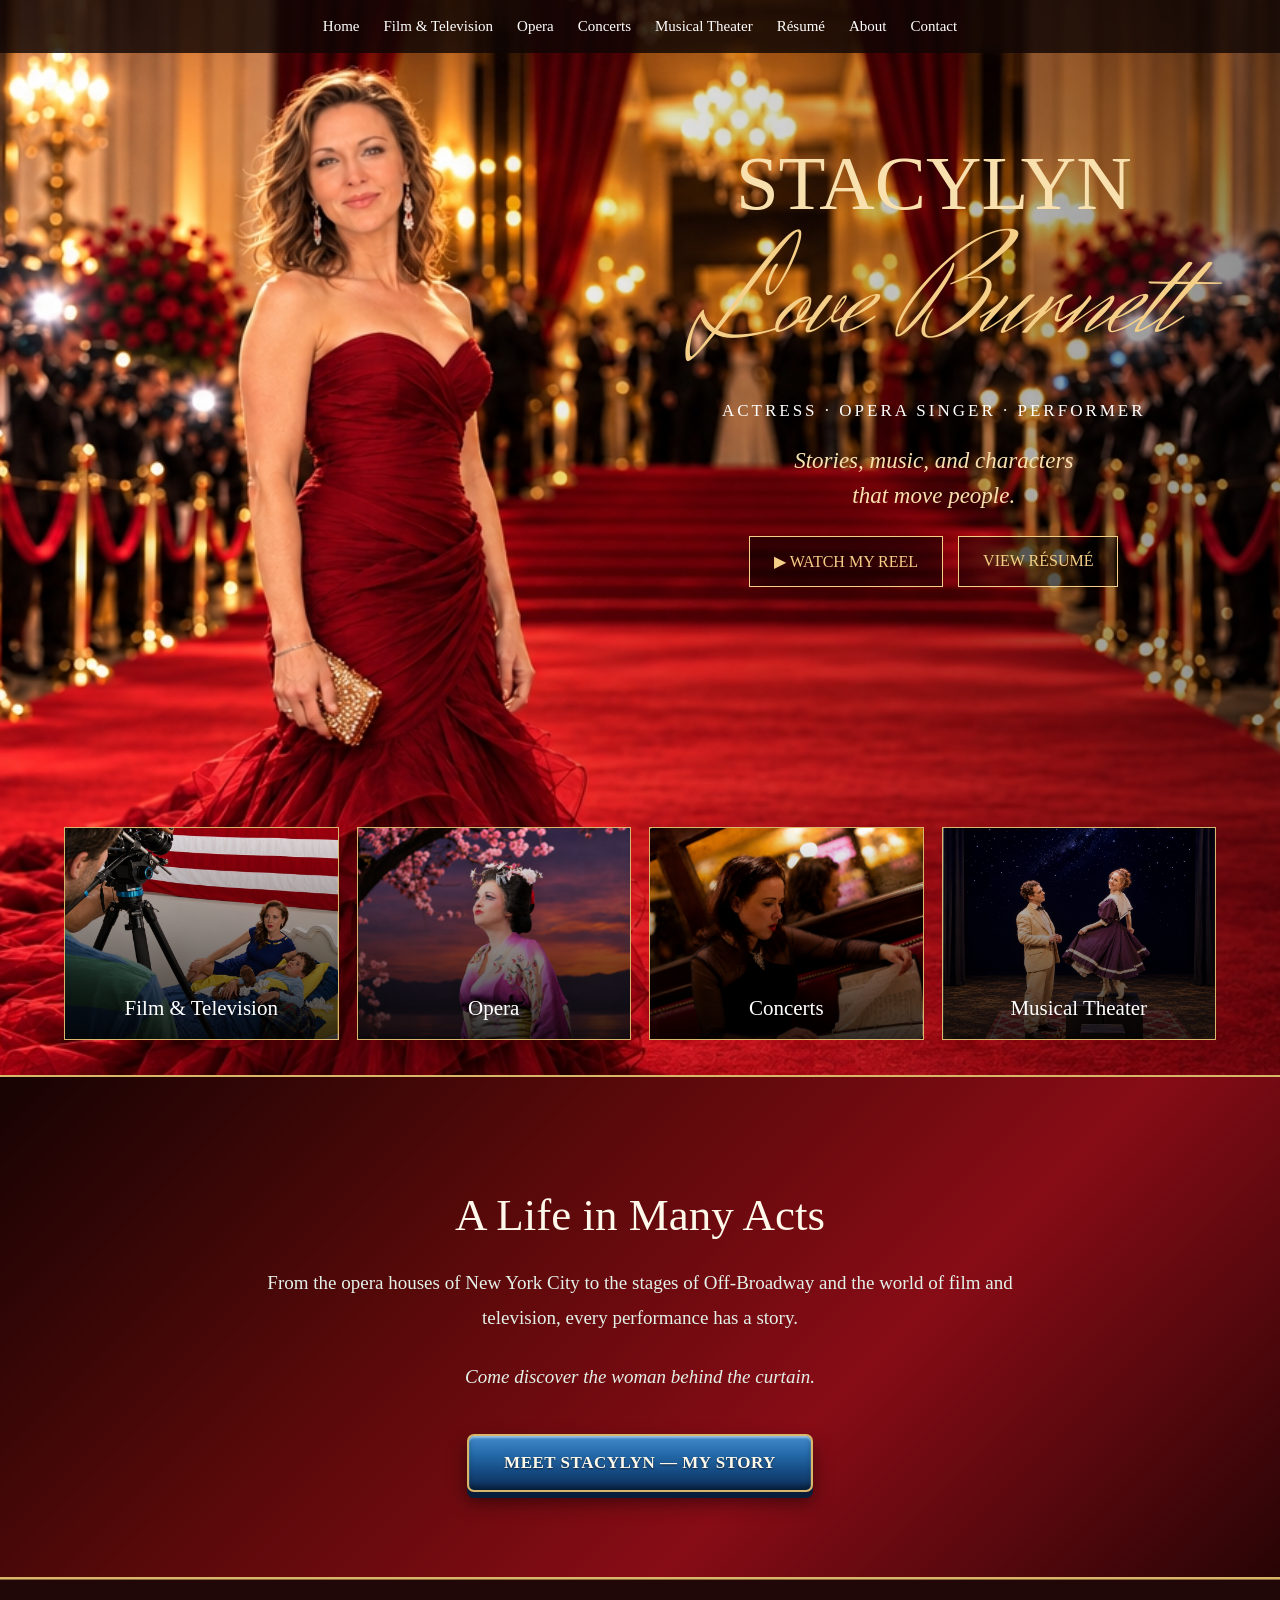
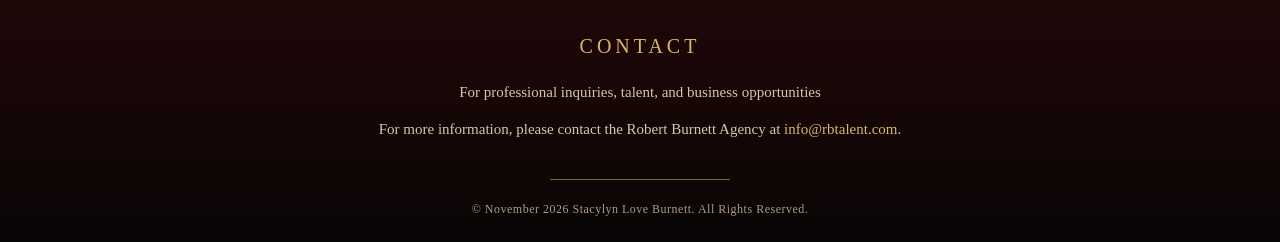
<file: index.html>
<!DOCTYPE html>
<html lang="en">
    <head>
        <meta charset="UTF-8">
        <meta name="viewport" content="width=device-width, initial-scale=1.0">

            <link rel="preconnect" href="https://fonts.googleapis.com">
            <link rel="preconnect" href="https://fonts.gstatic.com" crossorigin>
            <link href="https://fonts.googleapis.com/css2?family=Herr+Von+Muellerhoff&display=swap" rel="stylesheet">

        <link rel="stylesheet" href="style.css">
        <script src="script.js" defer></script>

        <title> Stacylyn Love Burnett | Performer</title>
    </head>

    <body>

        <!-- Hollywood Paparazzi Camera Flashes -->
        <div class="paparazzi-flashes" aria-hidden="true">
            <span class="camera-flash flash-1"></span>
            <span class="camera-flash flash-2"></span>
            <span class="camera-flash flash-3"></span>
            <span class="camera-flash flash-4"></span>
            <span class="camera-flash flash-5"></span>
            <span class="camera-flash flash-6"></span>
            <span class="camera-flash flash-7"></span>
            <span class="camera-flash flash-8"></span>
            <span class="camera-flash flash-9"></span>
            <span class="camera-flash flash-10"></span>
            <span class="camera-flash flash-11"></span>
        <!-- Second paparazzi sequence -->
            <span class="camera-flash flash-1 repeat-flash"></span>
            <span class="camera-flash flash-2 repeat-flash"></span>
            <span class="camera-flash flash-3 repeat-flash"></span>
            <span class="camera-flash flash-4 repeat-flash"></span>
            <span class="camera-flash flash-5 repeat-flash"></span>
            <span class="camera-flash flash-6 repeat-flash"></span>
            <span class="camera-flash flash-7 repeat-flash"></span>
            <span class="camera-flash flash-8 repeat-flash"></span>
            <span class="camera-flash flash-9 repeat-flash"></span>
            <span class="camera-flash flash-10 repeat-flash"></span>
            <span class="camera-flash flash-11 repeat-flash"></span>
        </div>

        <header>
            <nav>
                <a href="index.html">Home</a>
                <a href="film.html">Film & Television</a>
                <a href="opera.html">Opera</a>
                <a href="concerts.html">Concerts</a>
                <a href="theater.html">Musical Theater</a>
                <a href="resume.html">Résumé</a>
                <a href="#about">About</a>
                <a href="#contact">Contact</a>
            </nav>
        </header>

<!-- Back to Wedsite Mainpaige - STACYLYN LOVE BURNETT -->
        <main>
            <section class="hero" id="home">
                <div class="hero-content">
                        <h1>STACYLYN</h1>     
                    <div class="signature">Love Burnett</div>
                        <h2>ACTRESS · OPERA SINGER · PERFORMER</h2>

                        <p>Stories, music, and characters<br>that move people.</p>

                    <div class="buttons">
                        <a href="film.html#acting-reel">▶ WATCH MY REEL</a>
                        <a href="resume.html">VIEW RÉSUMÉ</a>
                    </div>
                </div>

                <div class="portfolio">
                        <a class="tile film" href="film.html">Film & Television</a>
                        <a class="tile opera" href="opera.html">Opera</a>
                        <a class="tile concerts" href="concerts.html">Concerts</a>
                        <a class="tile theater" href="theater.html">Musical Theater</a>
                </div>
            </section>
            
           
<!-- ABOUT STACYLYN - HOMEPAGE INTRODUCTION -->
            <section class="home-about" id="about">

                <h2>A Life in Many Acts</h2>

                    <p>From the opera houses of New York City to the stages of Off-Broadway and the world of film and television, every performance has a story.</p>

                    <p class="home-about-tagline">
                    Come discover the woman behind the curtain.
                    </p>

                    <a href="about.html" class="home-about-button">
                    MEET STACYLYN — MY STORY
                    </a>
            </section>  
        </main>

    <!-- CONTACT - PROFESSIONAL INQUIRIES -->
    <footer class="home-contact" id="contact">

        <h2>CONTACT</h2>

            <p class="contact-description">
                For professional inquiries, talent, and business opportunities
            </p>

            <p class="contact-agency">
                For more information, please contact the Robert Burnett Agency at
                <a href="mailto:info@rbtalent.com">info@rbtalent.com</a>.
            </p>

            <div class="contact-divider"></div>

            <p class="site-copyright">
                &copy; November 2026 Stacylyn Love Burnett.
               All Rights Reserved.
            </p>
    </footer>

</body>
</html>
</file>
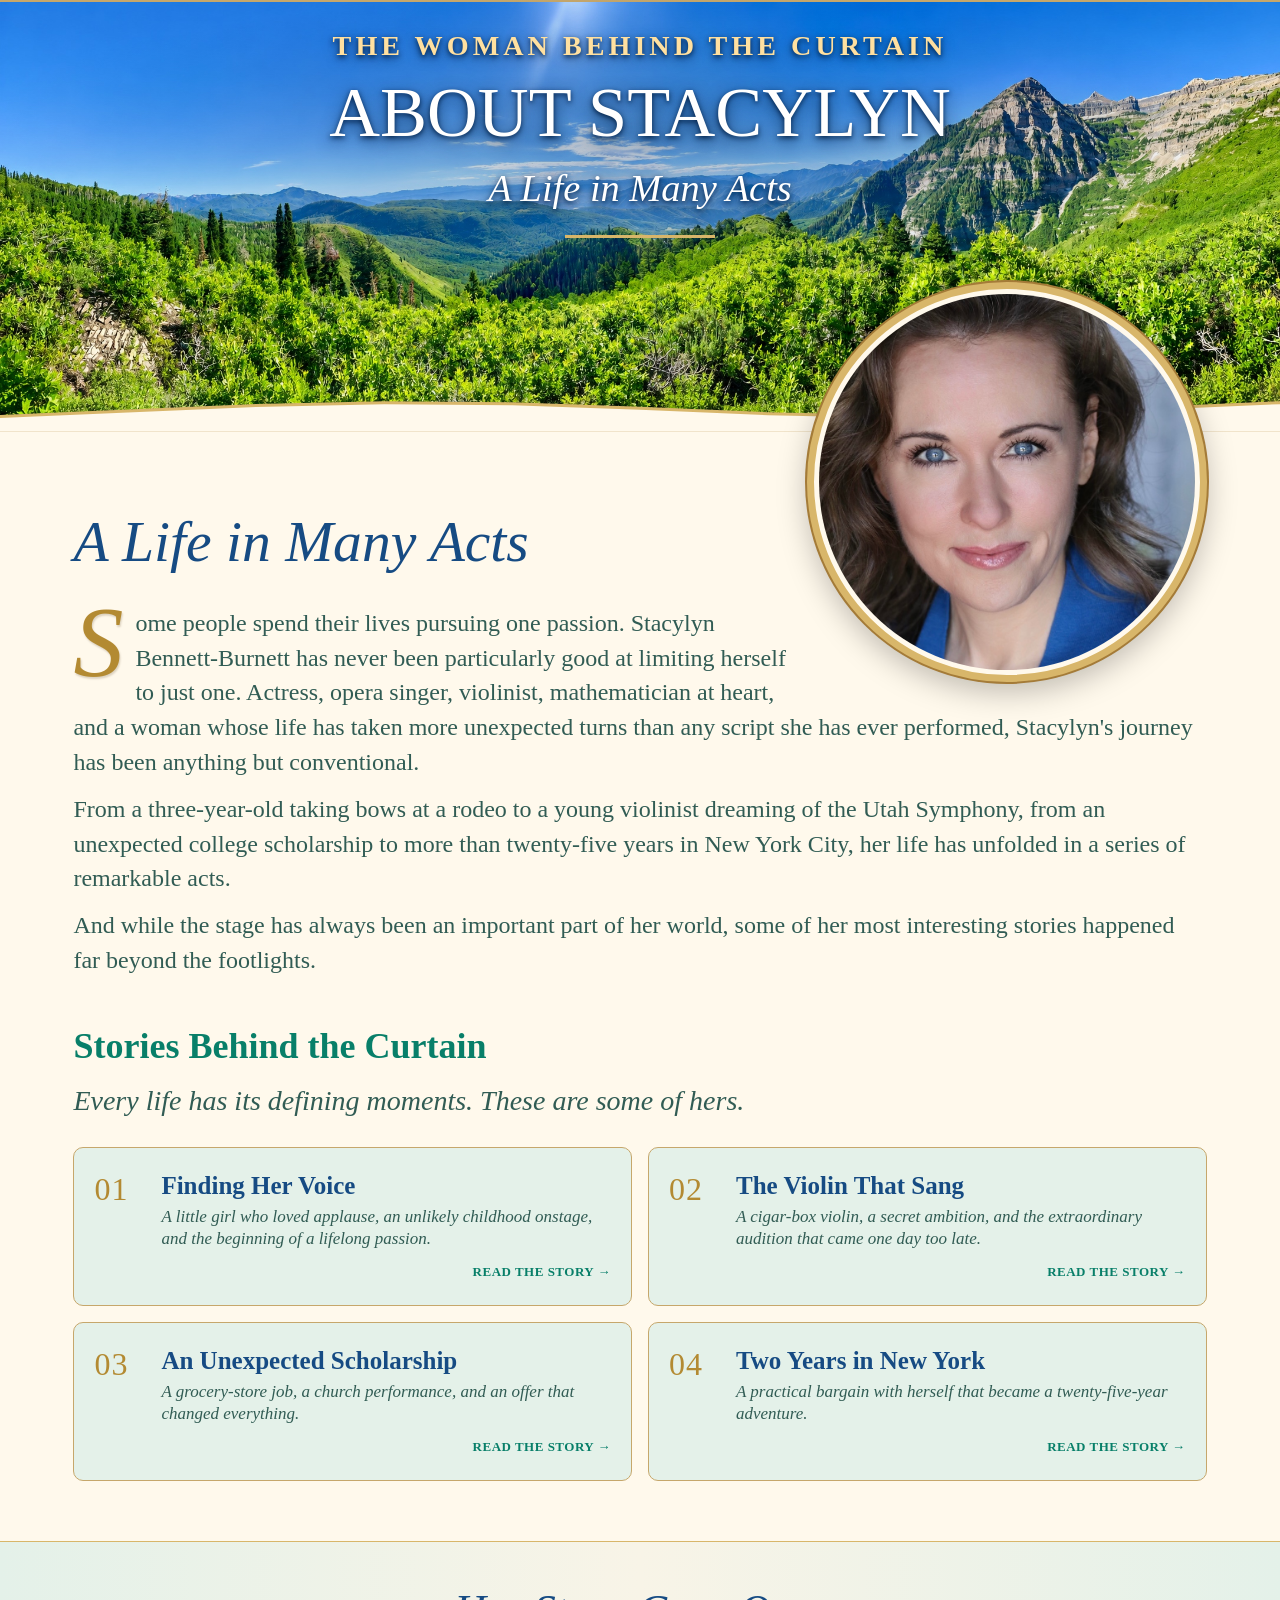
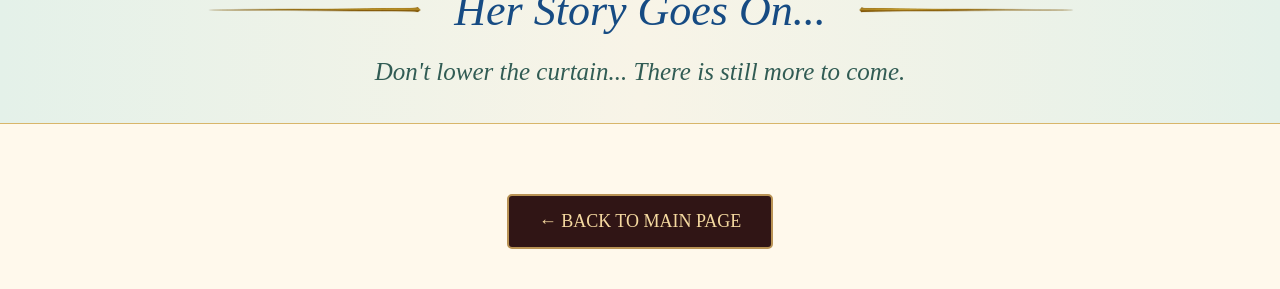
<file: about.html>
<!DOCTYPE html>
<html lang="en">
<head>
    <meta charset="UTF-8">
    <meta name="viewport" content="width=device-width, initial-scale=1.0">

    <link rel="stylesheet" href="style.css">
    <title>About Stacylyn | A Life in Many Acts</title>
</head>

<body class="about-page">

    <main>

        <!-- ABOUT ME HEADER -->
        <header class="about-header">
            <p class="about-overheader">THE WOMAN BEHIND THE CURTAIN</p>
            <h1>ABOUT STACYLYN</h1>
            <p class="about-subtitle">A Life in Many Acts</p>
            <div class="about-gold-divider"></div>
        </header>

        <!-- OPENING PHOTOGRAPH -->
        <section class="about-hero">

            <img
                src="Photo/AA_Timp_Mountain_Panorama.jpg"
                alt="Panoramic view of Mount Timpanogos and the surrounding mountains"
                class="about-mountain-photo">
        </section>

        <!-- BIOGRAPHY -->
        <section class="about-story">

            <!-- CIRCULAR PORTRAIT -->
            <div class="about-portrait">
                <img
                    src="Photo/AA_Stacylyn_Headshot.jpg"
                    alt="Stacylyn Bennett-Burnett">
            </div>

            <h2>A Life in Many Acts</h2>

            <p class="about-opening-paragraph">
                <span class="about-gold-s">S</span>ome people spend their lives
                pursuing one passion. Stacylyn Bennett-Burnett has never been
                particularly good at limiting herself to just one. Actress,
                opera singer, violinist, mathematician at heart,
                and a woman whose life has taken more unexpected turns
                than any script she has ever performed, Stacylyn's
                journey has been anything but conventional.
            </p>
            <p>
                From a three-year-old taking bows at a rodeo to a
                young violinist dreaming of the Utah Symphony,
                from an unexpected college scholarship to more than
                twenty-five years in New York City, her life has
                unfolded in a series of remarkable acts.
            </p>
            </p>
            <p>
                And while the stage has always been an important
                part of her world, some of her most interesting
                stories happened far beyond the footlights.
            </p>

            <h3>Stories Behind the Curtain</h3>

            <p class="about-story-intro">
                Every life has its defining moments. These are
                some of hers.
            </p>

            <div class="about-chapter-grid">

                <a href="finding_her_voice.html" class="about-chapter-card">
                    <span class="about-chapter-number">01</span>
                    <h4>Finding Her Voice</h4>
                    <p>
                        A little girl who loved applause,
                        an unlikely childhood onstage,
                        and the beginning of a lifelong passion.
                    </p>
                    <span class="about-read-more">READ THE STORY →</span>
                </a>

                <a href="violin_singing.html" class="about-chapter-card">
                    <span class="about-chapter-number">02</span>
                    <h4>The Violin That Sang</h4>
                    <p>
                        A cigar-box violin, a secret ambition,
                        and the extraordinary audition
                        that came one day too late.
                    </p>
                    <span class="about-read-more">READ THE STORY →</span>
                </a>

                <a href="scholarship.html" class="about-chapter-card">
                    <span class="about-chapter-number">03</span>
                    <h4>An Unexpected Scholarship</h4>
                    <p>
                        A grocery-store job, a church performance,
                        and an offer that changed everything.
                    </p>
                    <span class="about-read-more">READ THE STORY →</span>
                </a>

                <a href="years_in_NYC.html" class="about-chapter-card">
                    <span class="about-chapter-number">04</span>
                    <h4>Two Years in New York</h4>
                    <p>
                        A practical bargain with herself
                        that became a twenty-five-year adventure.
                    </p>
                    <span class="about-read-more">READ THE STORY →</span>
                </a>
            </div>
        </section>

        
        <!-- CLOSING BANNER -->
        <section class="about-closing">

            <div class="about-closing-heading">

                <img src="Photo/op_Left_tapered_half_line.png"
                    alt=""
                    class="about-closing-ornament">

                <h2>Her Story Goes On...</h2>

                <img src="Photo/op_Right_tapered_half_line.png"
                    alt=""
                    class="about-closing-ornament">

            </div>

            <p>Don't lower the curtain... There is still more to come.</p>

        </section>


        <a href="index.html" class="back-home">
            ← BACK TO MAIN PAGE
        </a>

    </main>

    <script src="script.js"></script>

</body>
</html>
</file>
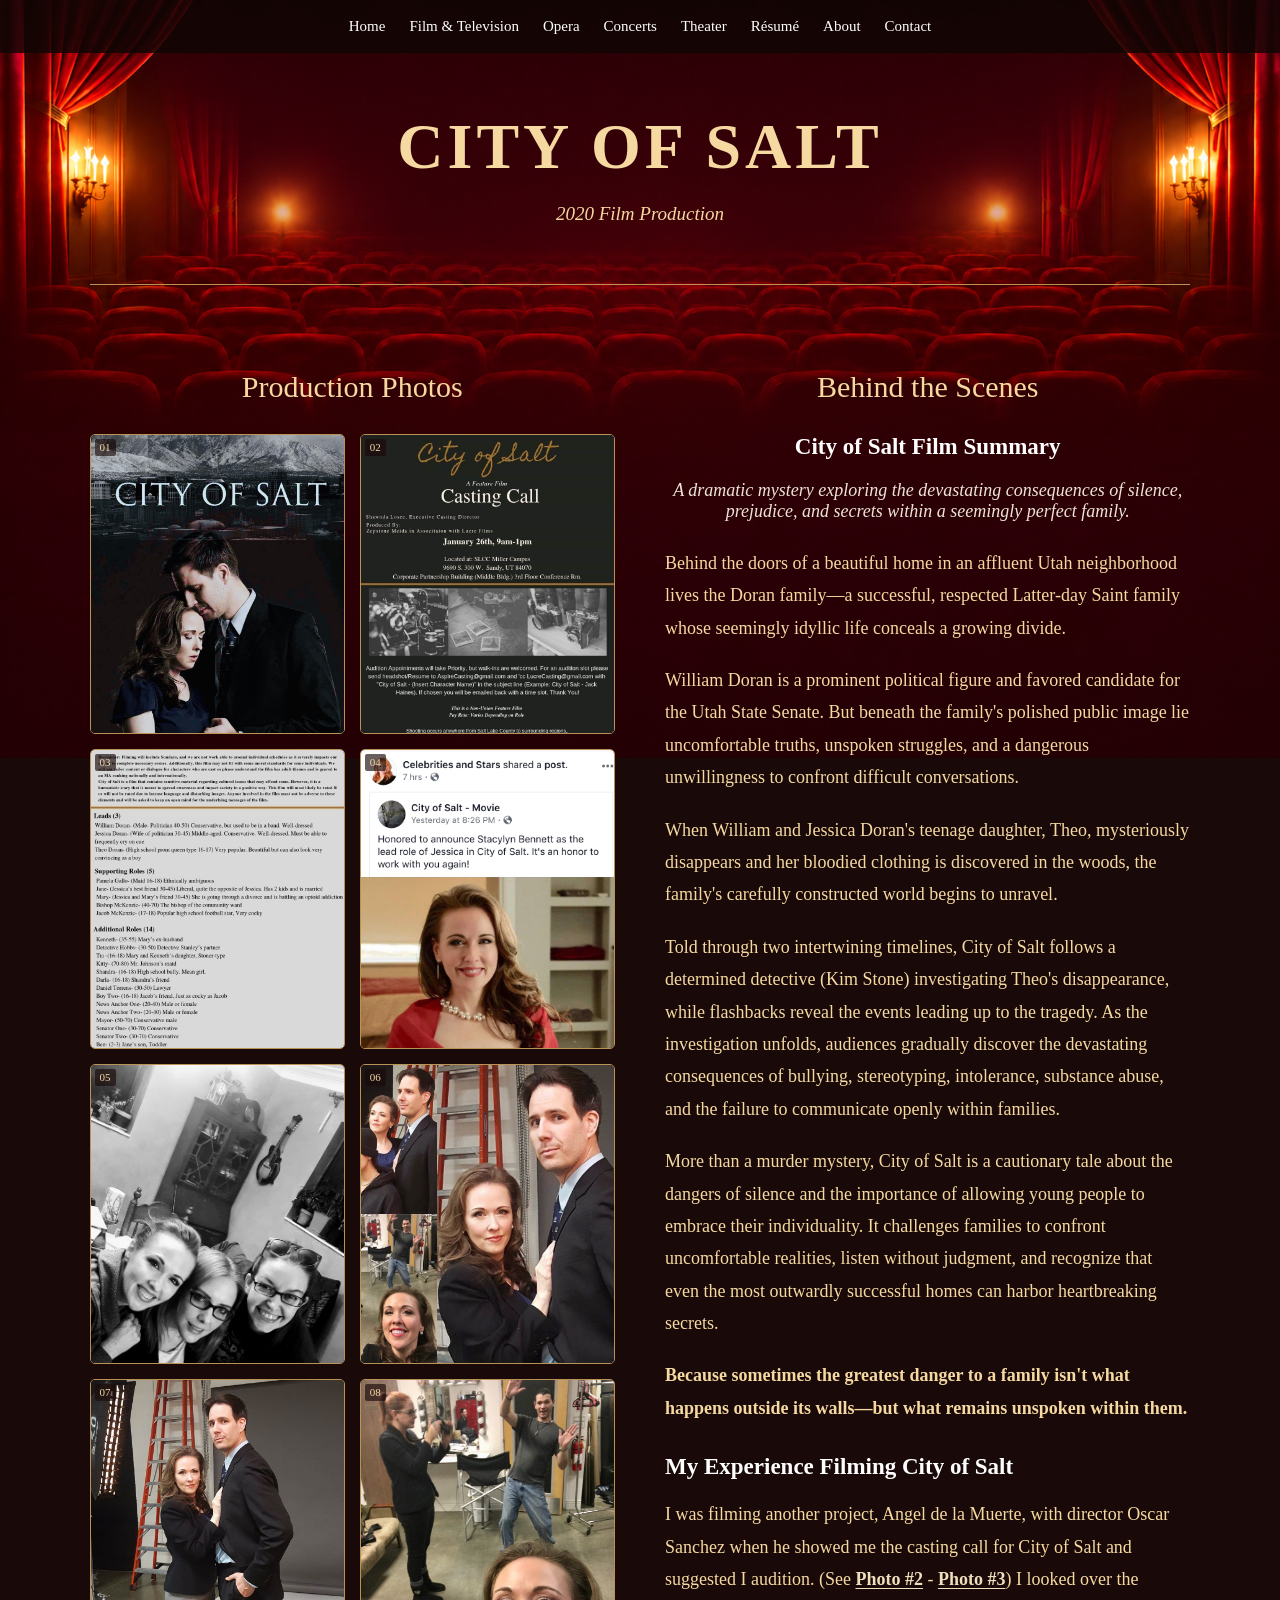
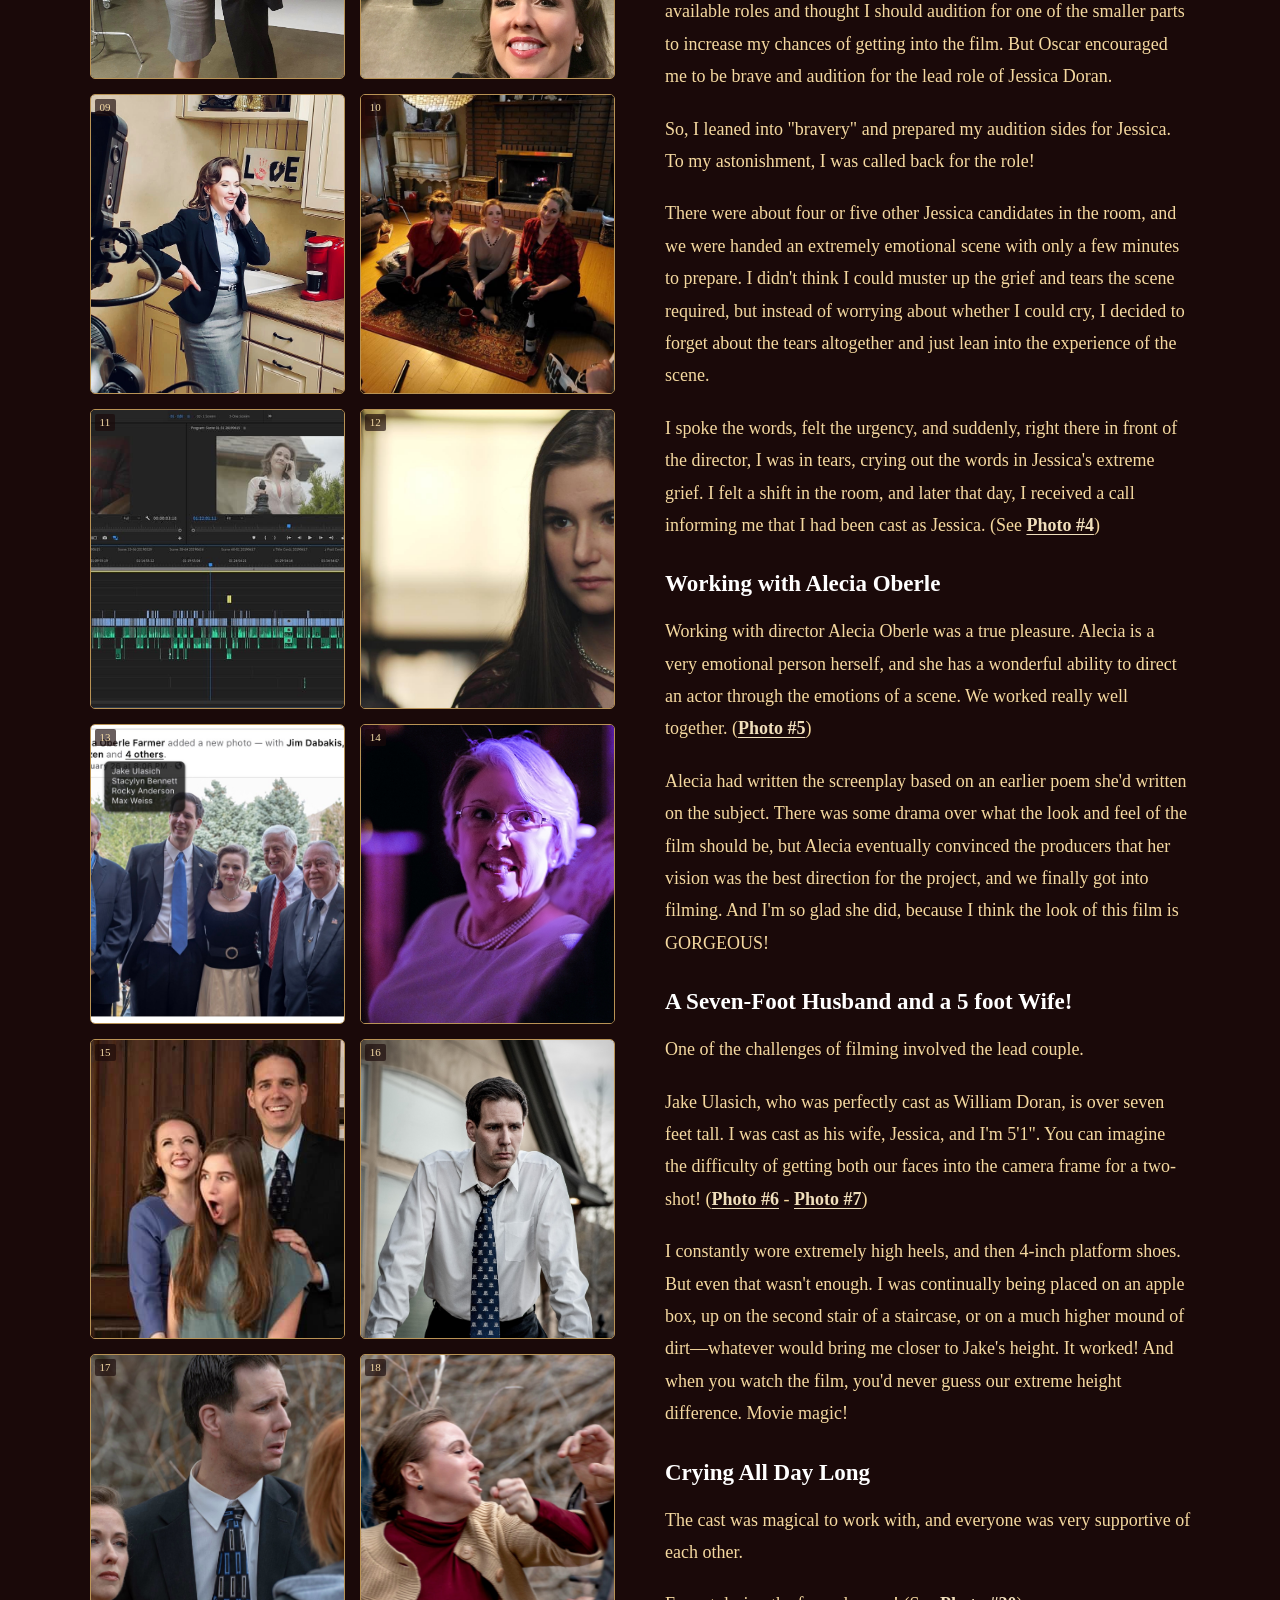
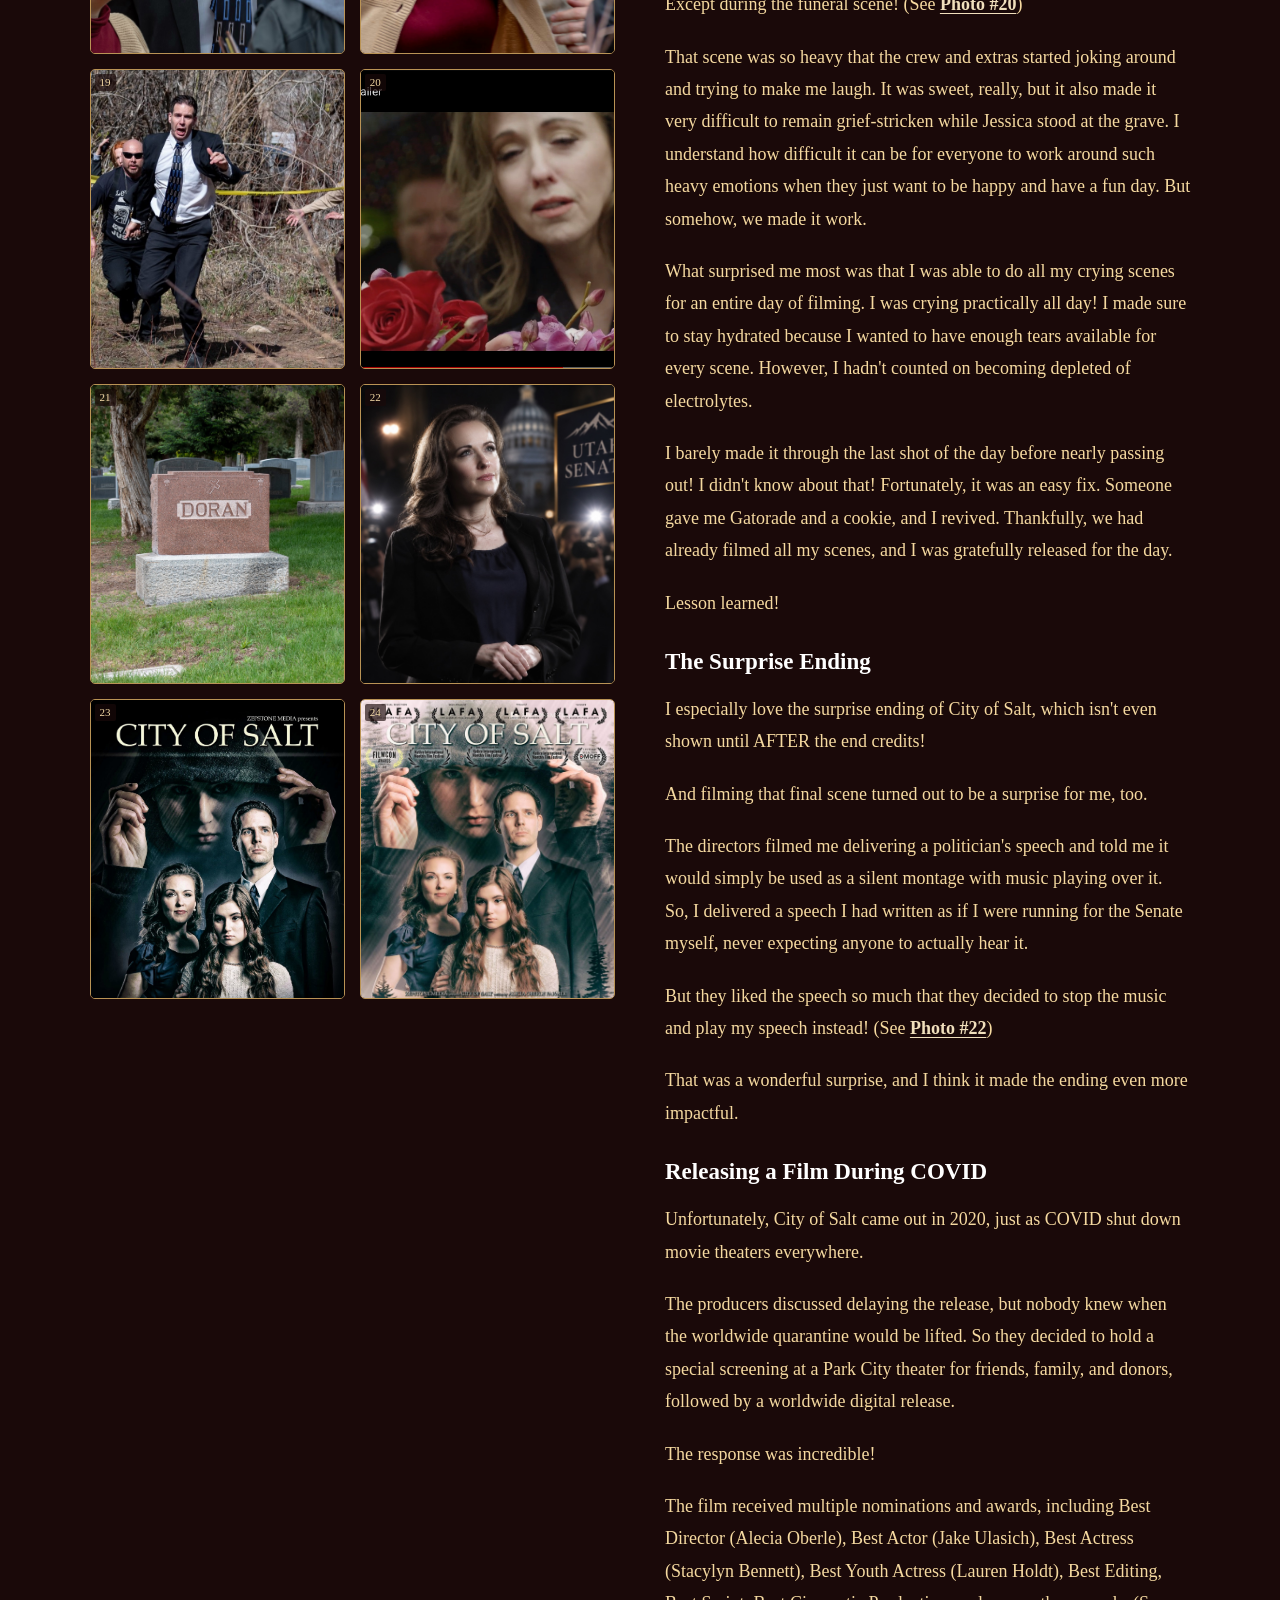
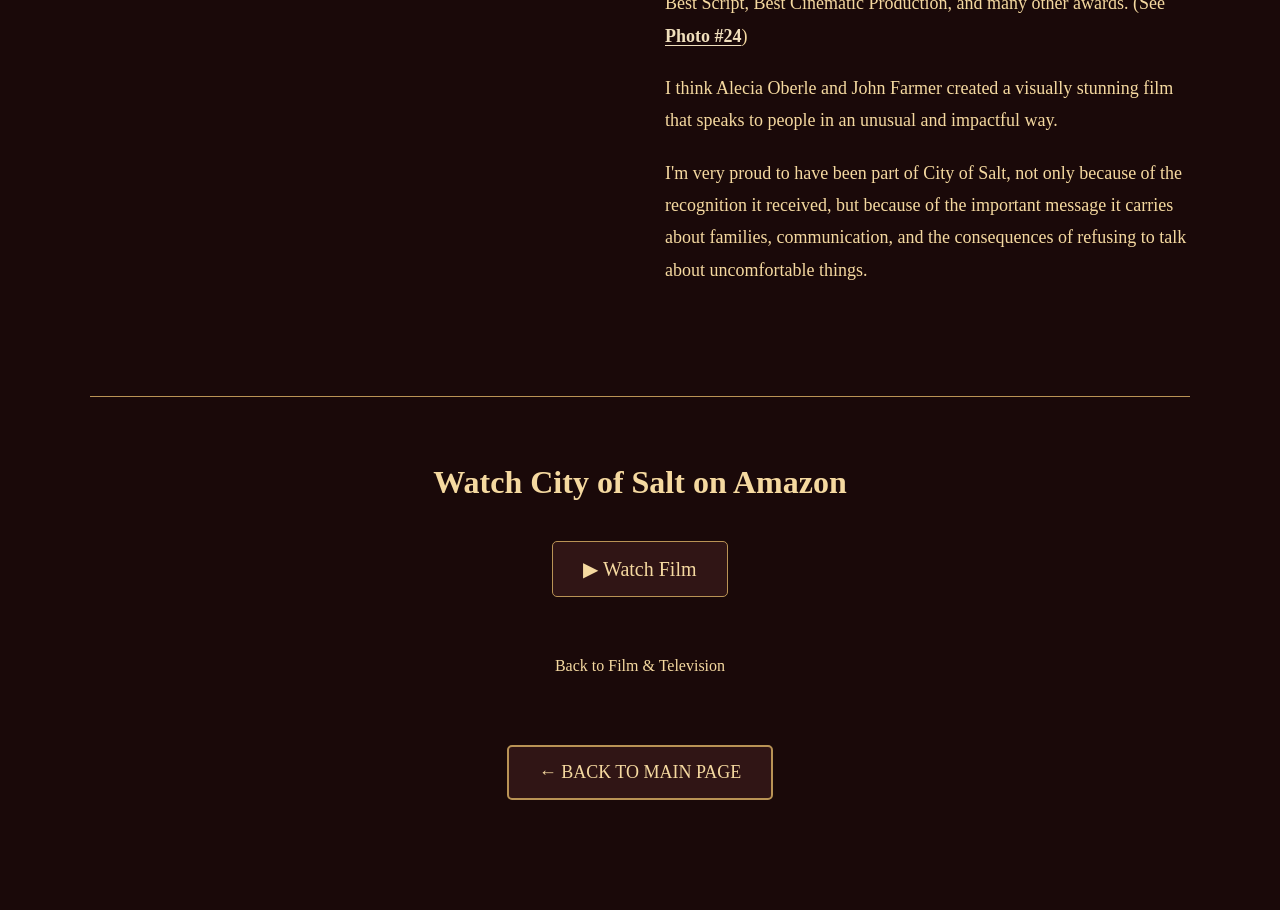
<file: city_of_salt.html>
<!DOCTYPE html>
<html lang="en">
    <head>
        <meta charset="UTF-8">
        <meta name="viewport" content="width=device-width, initial-scale=1.0">
        <link rel="stylesheet" href="style.css">
        <script src="script.js" defer></script>

        <title>City of Salt</title>
    </head>

    <body class="production-page">

        <header>
            <nav>
                <a href="index.html">Home</a>
                <a href="film.html">Film & Television</a>
                <a href="opera.html">Opera</a>
                <a href="concerts.html">Concerts</a>
                <a href="theater.html">Theater</a>
                <a href="resume.html">Résumé</a>
                <a href="index.html#about">About</a>
                <a href="index.html#contact">Contact</a>
            </nav>
        </header>

        <main class="production-main">
            <!-- FILM TITLE -->
            <section class="production-intro">
                <h1>CITY OF SALT</h1>
                <p>2020 Film Production</p>
            </section>

            <!-- TWO-COLUMN LAYOUT -->
             <section class="production-content">
                <!-- LEFT COLUMN: PRODUCTION PHOTOS -->
                <div class="production-photos">
                    <h2>Production Photos</h2>

                    <div id="photos" class="photo-gallery lightbox-gallery">
                        <!-- PHOTO 1 -->
                        <button type="button" class="lightbox-trigger">
                            <img src="Photo/COS_City_of_Salt_concept_poster.JPG" alt="City of Salt concept poster">
                        </button>
                        <!-- PHOTO 2 -->
                        <button type="button" class="lightbox-trigger">
                            <img src="Photo/COS_Casting_Call_1.JPG" alt="Casting Call Role notice">
                        </button>
                        <!-- PHOTO 3 -->
                        <button type="button" class="lightbox-trigger">
                            <img src="Photo/COS_Casting_Call_2.JPG" alt="Casting Call notice of roles">
                        </button>
                        <!-- PHOTO 4 -->
                        <button type="button" class="lightbox-trigger">
                            <img src="Photo/COS_Cast_in_role_of_Jessica_Doran.jpeg" alt="Starring role as Jessica Doran">
                        </button>
                        <!-- PHOTO 5 -->
                        <button type="button" class="lightbox-trigger">
                            <img src="Photo/COS_LeadActress_Director_Heidi_Galke_Producer.JPG" alt="Stacylyn (Actress), Alicia Oberle (Director), and Heidi Galke (Production Manager)">
                        </button>
                        <!-- PHOTO 6 -->
                        <button type="button" class="lightbox-trigger">
                            <img src="Photo/COS_Production_Pre-photos.jpg" alt="Photos of the Doran Family in Pre-Production">
                        </button>
                        <!-- PHOTO 7 -->
                        <button type="button" class="lightbox-trigger">
                            <img src="Photo/COS_Truth_of_size_behind_film.JPG" alt="Jake is 7 ft, and I am 5 ft and on an apple box">
                        </button>
                        <!-- PHOTO 8 -->
                        <button type="button" class="lightbox-trigger">
                            <img src="Photo/COS_Directors_having_fun.JPG" alt="Directors having fun on set - Alecia Oberle and John Farmer">
                        </button>
                        <!-- PHOTO 9 -->
                        <button type="button" class="lightbox-trigger">
                            <img src="Photo/COS_Filming_kitchen_scene.JPG" alt="Filming scene with Jessica's home life before">
                        </button>
                        <!-- PHOTO 10 -->
                        <button type="button" class="lightbox-trigger">
                            <img src="Photo/COS_Filming_Ladies_scene.JPG" alt="Filming scene - Jessica's Besties">
                        </button>
                        <!-- PHOTO 11 -->
                        <button type="button" class="lightbox-trigger">
                            <img src="Photo/COS_Editing_room.JPG" alt="Editing Room with Lucas Hardy">
                        </button>
                        <!-- PHOTO 12 -->
                        <button type="button" class="lightbox-trigger">
                            <img src="Photo/COS_The_Amazing_Lauren.JPG" alt="The Gifted and Amazing Lauren Holdt">
                        </button>
                        <!-- PHOTO 13 -->
                        <button type="button" class="lightbox-trigger">
                            <img src="Photo/COS_Politics.jpg" alt="Cast & Director photo with Mayor Rocky Anderson and Senator Jim Dabakis">
                        </button>
                        <!-- PHOTO 14 -->
                        <button type="button" class="lightbox-trigger">
                            <img src="Photo/COS_Mom_Extra.JPG" alt="My sweet MOM Linnea Bennett played a party guest in the film">
                        </button>
                        <!-- PHOTO 15 -->
                        <button type="button" class="lightbox-trigger">
                            <img src="Photo/COS_The_Dorans.JPG" alt="The Doran family">
                        </button>
                        <!-- PHOTO 16 -->
                        <button type="button" class="lightbox-trigger">
                            <img src="Photo/COS_Jake_as_William_Doran.JPG" alt="The brilliant Jake Ulasich playing William Doran">
                        </button>
                        <!-- PHOTO 17 -->
                        <button type="button" class="lightbox-trigger">
                            <img src="Photo/COS_Learning_of_murder.JPG" alt="When Jessica learns her daughter is missing">
                        </button> 
                        <!-- PHOTO 18 -->
                        <button type="button" class="lightbox-trigger">
                            <img src="Photo/COS_Breakdown.JPG" alt="When Jessica learns they found bloody clothes belonging to her daughter">
                        </button>
                        <!-- PHOTO 19 -->
                        <button type="button" class="lightbox-trigger">
                            <img src="Photo/COS_William_Doran_Breakdown.jpg" alt="When William sees the bloody clothes">
                        </button>
                        <!-- PHOTO 20 -->
                        <button type="button" class="lightbox-trigger">
                            <img src="Photo/COS_Funeral.jpg" alt="The Funeral">
                        </button>
                        <!-- PHOTO 21 -->
                        <button type="button" class="lightbox-trigger">
                            <img src="Photo/COS_Finding_the_Grave.JPG" alt="The grave stone DORAN was a real grave">
                        </button>
                        <!-- PHOTO 22 -->
                        <button type="button" class="lightbox-trigger">
                            <img src="Photo/COS_Senator_Doran.jpg" alt="Doran for Senate">
                        </button>
                        <!-- PHOTO 23 -->
                        <button type="button" class="lightbox-trigger">
                            <img src="Photo/COS_City_of_Salt_Poster_Orig.JPG" alt="Final Awards for City of Salt Movie Poster">
                        </button>
                        <!-- PHOTO 24 -->
                        <button type="button" class="lightbox-trigger">
                            <img src="Photo/mp_City_of_Salt_Movie_Poster_w_AWARDS_2020.jpg" alt="Final Awards for City of Salt Movie Poster">
                        </button>
                    </div>
                </div>

                <!-- RIGHT COLUMN: BEHIND THE SCENES -->
                <article class="production-blog">
                    <h2>Behind the Scenes</h2>
                    <h3>City of Salt Film Summary</h3>
                        <h5><em>A dramatic mystery exploring the devastating consequences of silence, prejudice, and secrets within a seemingly perfect family.</em></h5>
                            <p>Behind the doors of a beautiful home in an affluent Utah neighborhood lives the Doran family—a successful, respected Latter-day Saint family whose seemingly idyllic life conceals a growing divide.</p>
                            <p>William Doran is a prominent political figure and favored candidate for the Utah State Senate. But beneath the family's polished public image lie uncomfortable truths, unspoken struggles, and a dangerous unwillingness to confront difficult conversations.</p>
                            <p>When William and Jessica Doran's teenage daughter, Theo, mysteriously disappears and her bloodied clothing is discovered in the woods, the family's carefully constructed world begins to unravel.</p>
                            <p>Told through two intertwining timelines, City of Salt follows a determined detective (Kim Stone) investigating Theo's disappearance, while flashbacks reveal the events leading up to the tragedy. As the investigation unfolds, audiences gradually discover the devastating consequences of bullying, stereotyping, intolerance, substance abuse, and the failure to communicate openly within families.</p>
                            <p>More than a murder mystery, City of Salt is a cautionary tale about the dangers of silence and the importance of allowing young people to embrace their individuality. It challenges families to confront uncomfortable realities, listen without judgment, and recognize that even the most outwardly successful homes can harbor heartbreaking secrets.</p>
                            <p><strong>Because sometimes the greatest danger to a family isn't what happens outside its walls—but what remains unspoken within them.</strong></p>

                    <h4>My Experience Filming City of Salt</h4>
                            <p>I was filming another project, Angel de la Muerte, with director Oscar Sanchez when he showed me the casting call for City of Salt and suggested I audition. (See <a href="#photos" class="photo-reference" data-photo="2">Photo #2</a> - <a href="#photos" class="photo-reference" data-photo="3">Photo #3</a>) I looked over the available roles and thought I should audition for one of the smaller parts to increase my chances of getting into the film. But Oscar encouraged me to be brave and audition for the lead role of Jessica Doran. </p>
                            <p>So, I leaned into "bravery" and prepared my audition sides for Jessica.  To my astonishment, I was called back for the role!</p>
                            <p>There were about four or five other Jessica candidates in the room, and we were handed an extremely emotional scene with only a few minutes to prepare. I didn't think I could muster up the grief and tears the scene required, but instead of worrying about whether I could cry, I decided to forget about the tears altogether and just lean into the experience of the scene.</p>
                            <p>I spoke the words, felt the urgency, and suddenly, right there in front of the director, I was in tears, crying out the words in Jessica's extreme grief. I felt a shift in the room, and later that day, I received a call informing me that I had been cast as Jessica. (See <a href="#photos" class="photo-reference" data-photo="4">Photo #4</a>)</p>
                        <h4>Working with Alecia Oberle</h4>
                            <p>Working with director Alecia Oberle was a true pleasure. Alecia is a very emotional person herself, and she has a wonderful ability to direct an actor through the emotions of a scene. We worked really well together. (<a href="#photos" class="photo-reference" data-photo="5">Photo #5</a>)</p>
                            <p>Alecia had written the screenplay based on an earlier poem she'd written on the subject. There was some drama over what the look and feel of the film should be, but Alecia eventually convinced the producers that her vision was the best direction for the project, and we finally got into filming. And I'm so glad she did, because I think the look of this film is GORGEOUS!</p>
                        <h4>A Seven-Foot Husband and a 5 foot Wife!</h4>
                            <p>One of the challenges of filming involved the lead couple.</p>
                            <p>Jake Ulasich, who was perfectly cast as William Doran, is over seven feet tall. I was cast as his wife, Jessica, and I'm 5'1". You can imagine the difficulty of getting both our faces into the camera frame for a two-shot! (<a href="#photos" class="photo-reference" data-photo="6">Photo #6</a> - <a href="#photos" class="photo-reference" data-photo="7">Photo #7</a>)</p>
                            <p>I constantly wore extremely high heels, and then 4-inch platform shoes.  But even that wasn't enough. I was continually being placed on an apple box, up on the second stair of a staircase, or on a much higher mound of dirt—whatever would bring me closer to Jake's height. It worked! And when you watch the film, you'd never guess our extreme height difference. Movie magic!</p>
                        <h4>Crying All Day Long</h4>
                            <p>The cast was magical to work with, and everyone was very supportive of each other.</p>
                            <p>Except during the funeral scene! (See <a href="#photos" class="photo-reference" data-photo="20">Photo #20</a>)</p>
                            <p>That scene was so heavy that the crew and extras started joking around and trying to make me laugh. It was sweet, really, but it also made it very difficult to remain grief-stricken while Jessica stood at the grave. I understand how difficult it can be for everyone to work around such heavy emotions when they just want to be happy and have a fun day. But somehow, we made it work.</p>
                            <p>What surprised me most was that I was able to do all my crying scenes for an entire day of filming. I was crying practically all day! I made sure to stay hydrated because I wanted to have enough tears available for every scene. However, I hadn't counted on becoming depleted of electrolytes.</p>
                            <p>I barely made it through the last shot of the day before nearly passing out! I didn't know about that! Fortunately, it was an easy fix. Someone gave me Gatorade and a cookie, and I revived. Thankfully, we had already filmed all my scenes, and I was gratefully released for the day.</p>
                            <p>Lesson learned!</p>
                        <h4>The Surprise Ending</h4>
                            <p>I especially love the surprise ending of City of Salt, which isn't even shown until AFTER the end credits!</p>
                            <p>And filming that final scene turned out to be a surprise for me, too.</p>
                            <p>The directors filmed me delivering a politician's speech and told me it would simply be used as a silent montage with music playing over it. So, I delivered a speech I had written as if I were running for the Senate myself, never expecting anyone to actually hear it.</p>
                            <p>But they liked the speech so much that they decided to stop the music and play my speech instead! (See <a href="#photos" class="photo-reference" data-photo="22">Photo #22</a>)</p>
                            <p>That was a wonderful surprise, and I think it made the ending even more impactful.</p>
                        <h4>Releasing a Film During COVID</h4>
                            <p>Unfortunately, City of Salt came out in 2020, just as COVID shut down movie theaters everywhere.</p>
                            <p>The producers discussed delaying the release, but nobody knew when the worldwide quarantine would be lifted. So they decided to hold a special screening at a Park City theater for friends, family, and donors, followed by a worldwide digital release.</p>
                            <p>The response was incredible!</p>
                            <p>The film received multiple nominations and awards, including Best Director (Alecia Oberle), Best Actor (Jake Ulasich), Best Actress (Stacylyn Bennett), Best Youth Actress (Lauren Holdt), Best Editing, Best Script, Best Cinematic Production, and many other awards. (See <a href="#photos" class="photo-reference" data-photo="24">Photo #24</a>)</p>
                            <p>I think Alecia Oberle and John Farmer created a visually stunning film that speaks to people in an unusual and impactful way.</p>
                            <p>I'm very proud to have been part of City of Salt, not only because of the recognition it received, but because of the important message it carries about families, communication, and the consequences of refusing to talk about uncomfortable things.</p>
                </article>
            </section>

            <!-- BOTTOM: WATCH THE FILM -->
            <section class="production-video">
                <h2>Watch City of Salt on Amazon</h2>
                    <a href="https://www.amazon.com/gp/video/detail/amzn1.dv.gti.44b9e4ce-9783-da50-ea3d-33f92ddd7816?ref_=atv_cf_strg_wb" 
                        target="_blank" 
                        rel="noopener noreferrer"
                        class="watch-button">
                        ▶ Watch Film
                    </a>
            </section>

            <!-- RETURN TO FILM GALLERY -->
            <p class="production-back">
                <a href="film.html"> Back to Film & Television</a>
            </p>

            <!-- Back to Main Page -->
                <a href="index.html" class="back-home">
                    ← BACK TO MAIN PAGE
                </a>
        </main>

    </body>
</html>
</file>
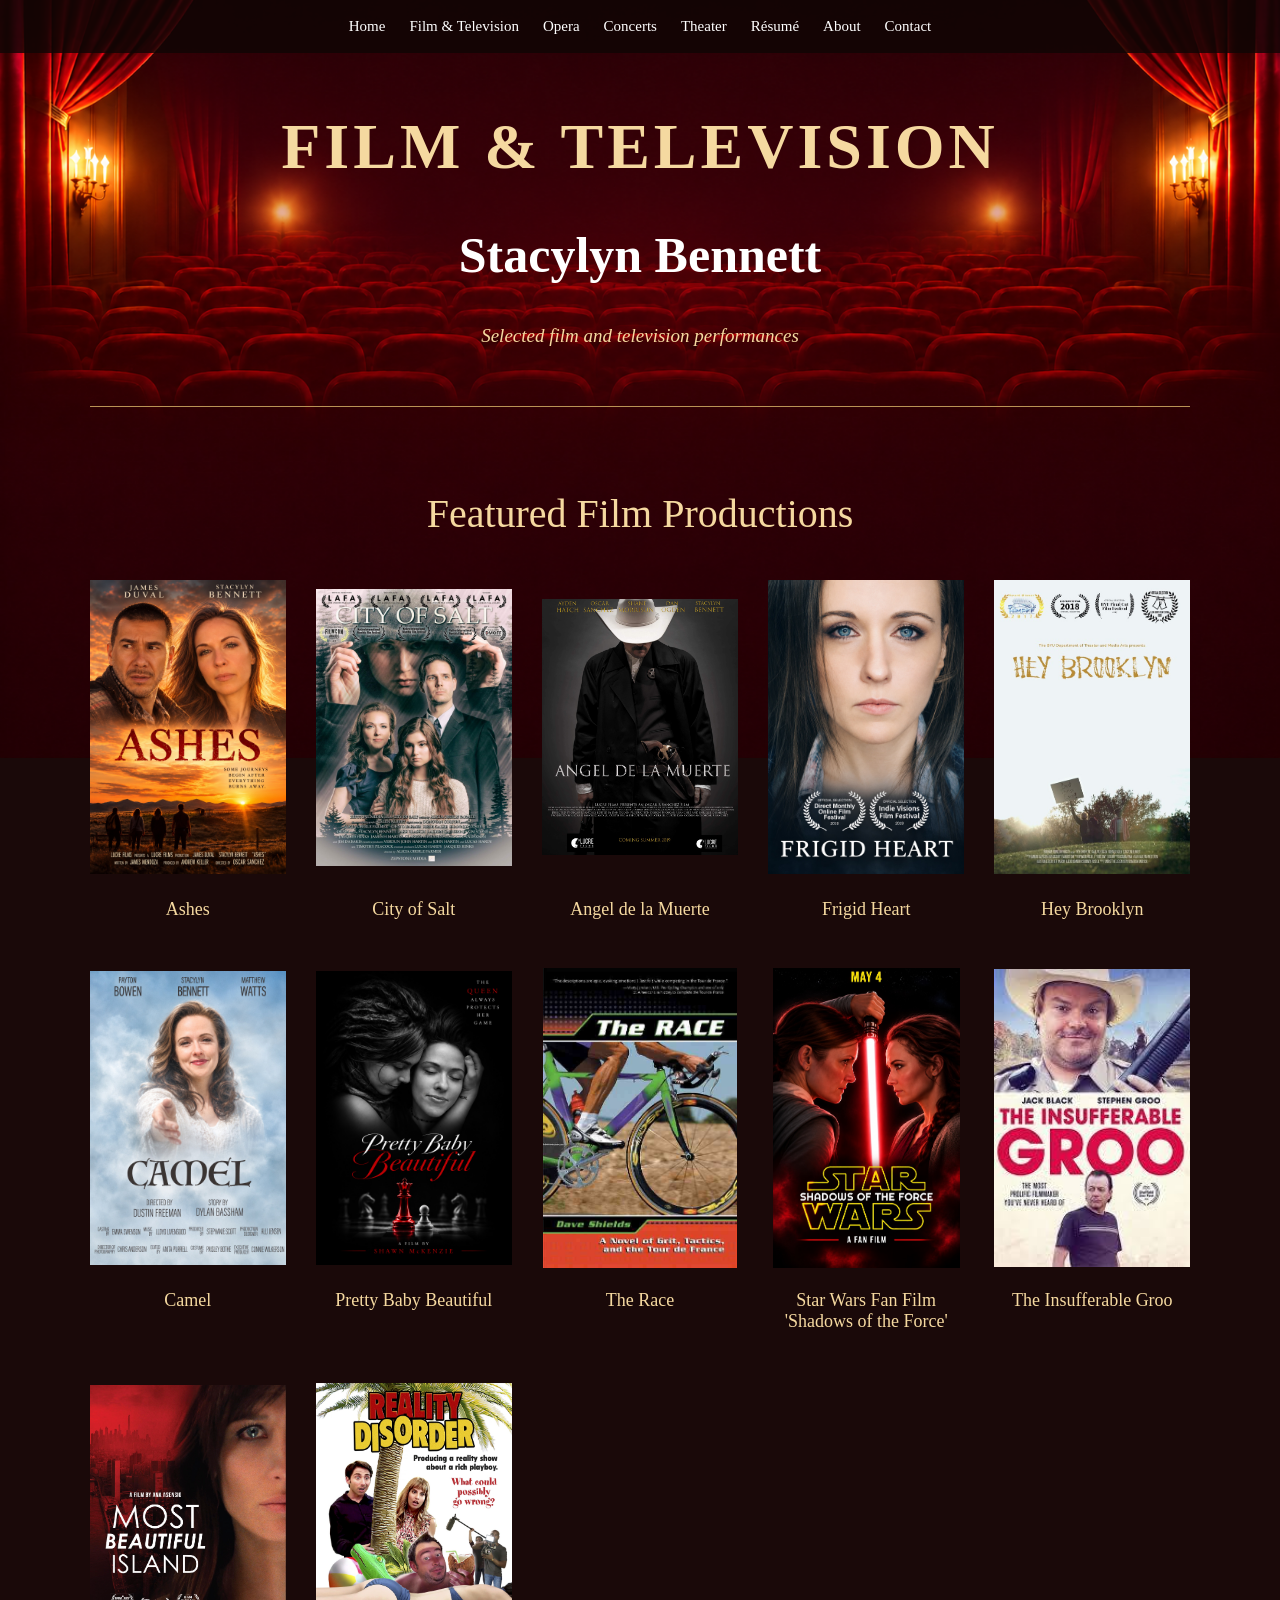
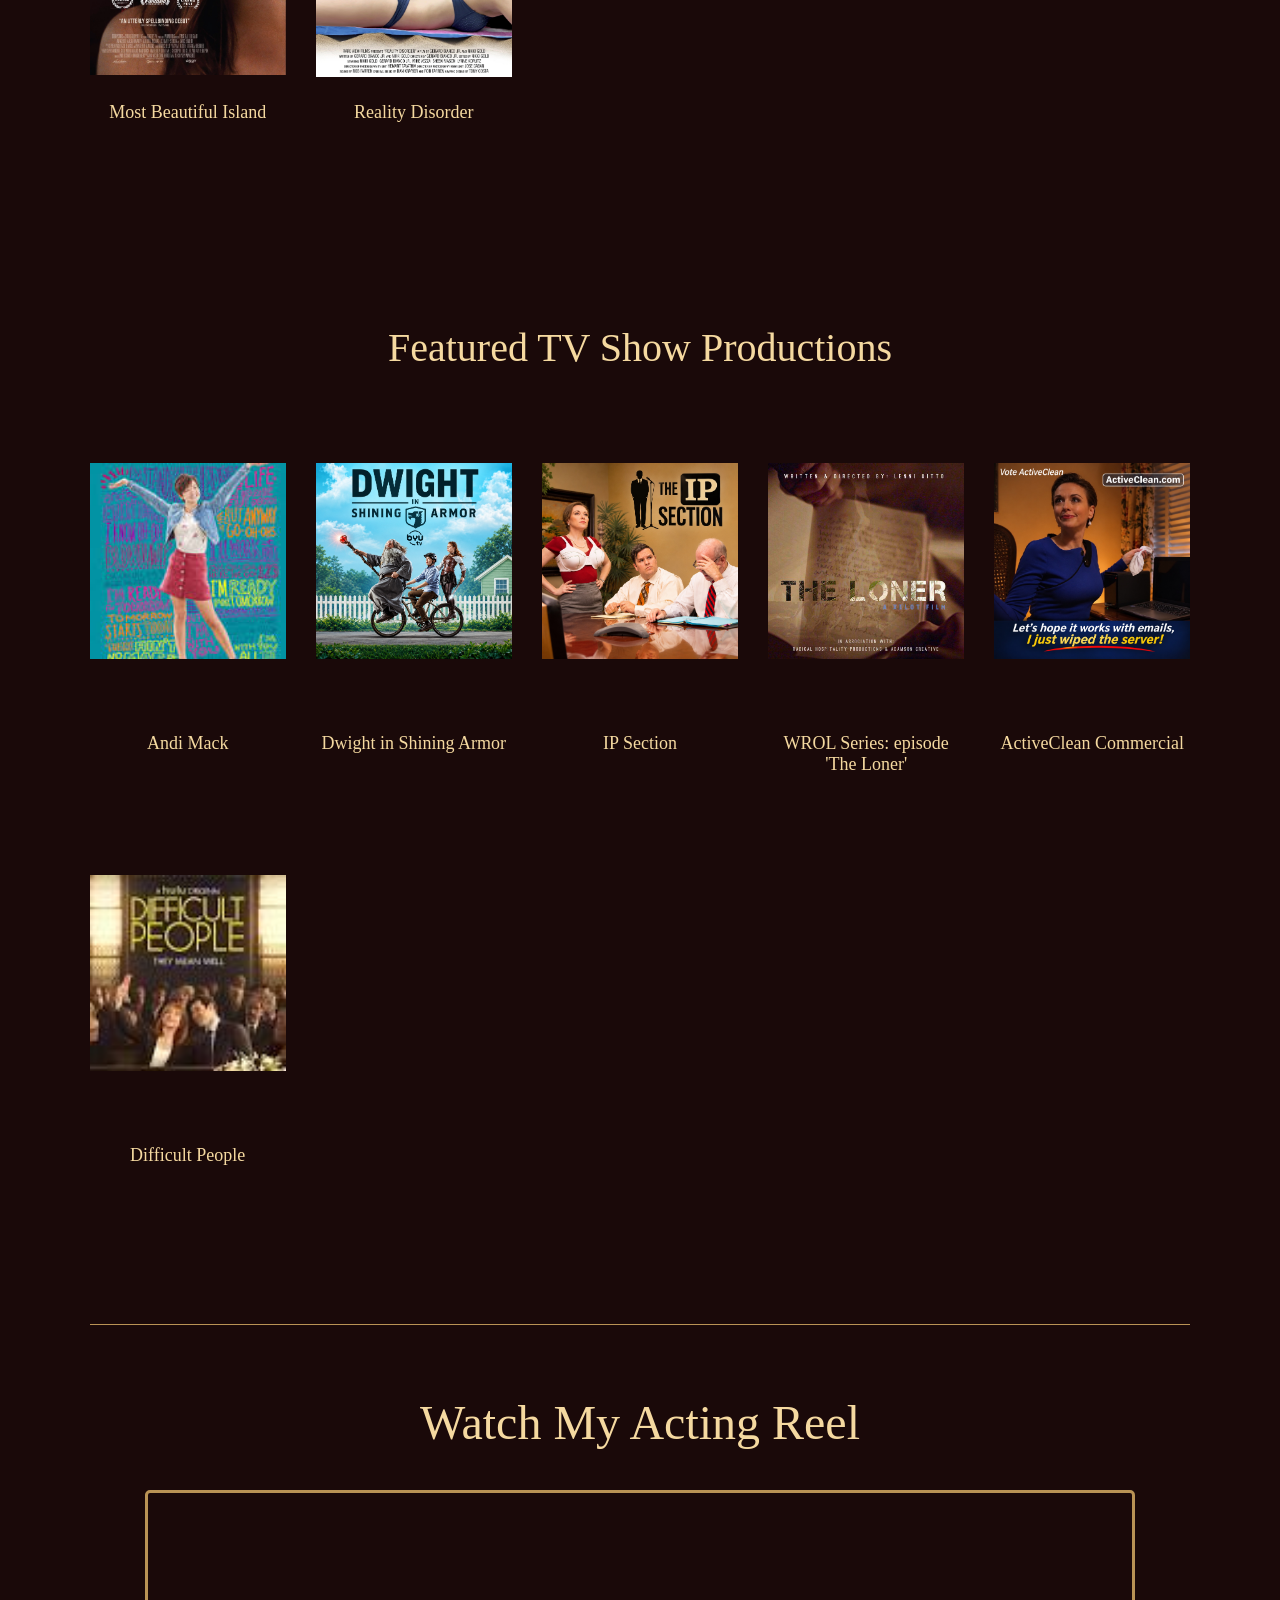
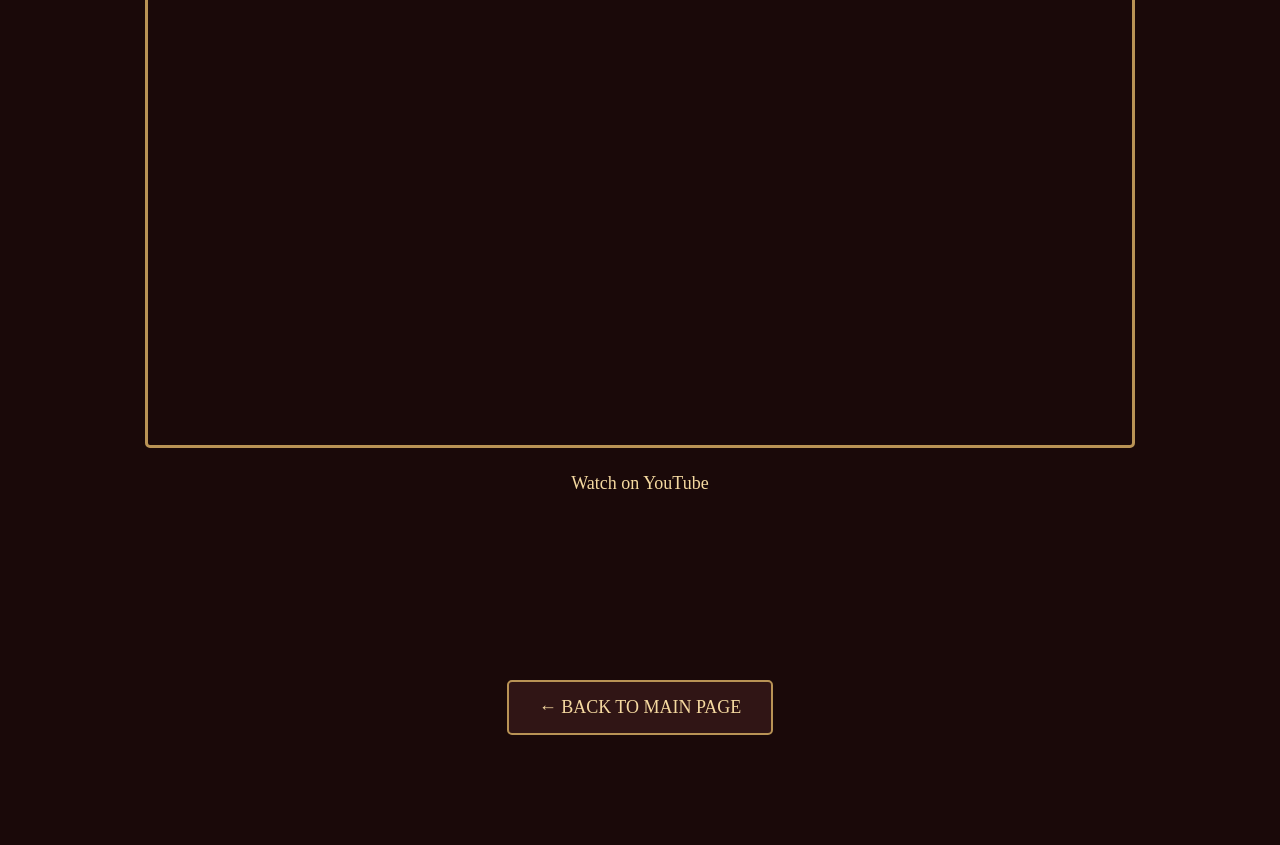
<file: film.html>
<!DOCTYPE html>
<html lang="en">
    <head>
        <meta charset="UTF-8">
        <meta name="viewport" content="width=device-width, initial-scale=1.0">
        <link rel="stylesheet" href="style.css">

        <title>Film & Television | Stacylyn Bennett</title>
    </head>

    <body class="film-page">
        <header>
            <nav>
                <a href="index.html">Home</a>
                <a href="film.html">Film & Television</a>
                <a href="opera.html">Opera</a>
                <a href="concerts.html">Concerts</a>
                <a href="theater.html">Theater</a>
                <a href="resume.html">Résumé</a>
                <a href="index.html#about">About</a>
                <a href="index.html#contact">Contact</a>
            </nav>
        </header>

        <main class="film-main">
            <section class="film-intro">
                <h1>FILM & TELEVISION</h1>
                <h2>Stacylyn Bennett</h2>
                <p>Selected film and television performances</p>
            </section>

            <!-- FEATURED FILM PRODUCTIONS -->
            <section class="film-projects">
                <h2>Featured Film Productions</h2>

                <div class="film-gallery">
                    <!-- Ashes 2020 Movie Poster -->
                    <div class="film-card">
                        <a href="ashes.html">
                            <img src="Photo/mp_Ashes_Movie_Poster_w_Actors_2020.jpg" alt="Ashes Movie Poster">
                            <h3>Ashes</h3>
                        </a>
                    </div>
                    <!-- City of Salt 2020 Movie Poster -->
                    <div class="film-card">
                        <a href="city_of_salt.html">
                            <img src="Photo/mp_City_of_Salt_Movie_Poster_w_AWARDS_2020.jpg" alt="City of Salt Movie Poster">
                            <h3>City of Salt</h3>
                        </a>
                    </div>
                    <!-- Angel de la Muerte 2019 Movie Poster -->
                    <div class="film-card">
                        <a href="angel.html">
                            <img src="Photo/mp_Angel_de_la_Muerte_Movie_Poster_2019.jpg" alt="Angel de la Muerte Movie Poster">
                            <h3>Angel de la Muerte</h3>
                        </a>
                    </div>
                    <!-- Frigid Heart 2019 Movie Poster -->
                    <div class="film-card">
                        <a href="frigid.html">
                            <img src="Photo/mp_Frigid_Heart_Movie_Poster_2019.jpg" alt="Frigid Heart Movie Poster">
                            <h3>Frigid Heart</h3>
                        </a>
                    </div>
                    <!-- Hey Brooklyn 2019 Movie Poster -->
                    <div class="film-card">
                        <a href="brooklyn.html">
                            <img src="Photo/mp_Hey-Brooklyn_Official_Movie_Poster_2019.jpg" alt="Hey Brooklyn Movie Poster">
                            <h3>Hey Brooklyn</h3>
                        </a>
                    </div>
                    <!-- Camel 2018 Movie Poster -->
                    <div class="film-card">
                        <a href="camel.html">
                            <img src="Photo/mp_Camel_Movie_Poster_2018.jpg" alt="Camel Movie Poster">
                            <h3>Camel</h3>
                        </a>
                    </div>
                    <!-- Pretty Baby Beautiful 2018 Movie Poster -->
                    <div class="film-card">
                        <a href="pretty.html">
                            <img src="Photo/mp_Pretty_Baby_Beautiful_Movie_Poster_2018.jpg" alt="Pretty Baby Beautiful Movie Poster">
                            <h3>Pretty Baby Beautiful</h3>
                        </a>
                    </div>
                    <!-- The Race 2018 Movie Poster -->
                    <div class="film-card">
                        <a href="race.html">
                            <img src="Photo/mp_The_Race_Movie_Poster_2018.jpeg" alt="The Race Movie Poster">
                            <h3>The Race</h3>
                        </a>
                    </div>
                    <!-- Star Wars Fan Film 'Shadows of the Force' 2017 Movie Poster -->
                    <div class="film-card">
                        <a href="shadows.html">
                            <img src="Photo/mp_Shadows_of_the_Force_Movie_Poster_2017.jpg" alt="Star Wars Fan Film 'Shadows of the Force' Movie Poster">
                            <h3>Star Wars Fan Film 'Shadows of the Force'</h3>
                        </a>
                    </div>
                    <!-- The Insufferable Groo 2016 Movie Poster -->
                    <div class="film-card">
                        <a href="groo.html">
                            <img src="Photo/mp_The_Insufferable_Groo_Movie_Poster_2016.jpg" alt="The Insufferable Groo Movie Poster">
                            <h3>The Insufferable Groo</h3>
                        </a>
                    </div>
                    <!-- Most Beautiful Island 2015 Movie Poster -->
                    <div class="film-card">
                        <a href="island.html">
                            <img src="Photo/mp_Most_Beautiful_Island_Movie_Poster_2015.jpg" alt="Most Beautiful Island Movie Poster">
                            <h3>Most Beautiful Island</h3>
                        </a>
                    </div>
                    <!-- Reality Disorder 2015 Movie Poster -->
                    <div class="film-card">
                        <a href="reality.html">
                            <img src="Photo/mp_Reality_Disorder_Movie_Poster_2015.jpg" alt="Reality Disorder Movie Poster">
                            <h3>Reality Disorder</h3>
                        </a>
                    </div>
                </div>
            </section>

            <!-- FEATURED TV SHOW PRODUCTIONS -->
            <section class="tv-projects">
                <h2>Featured TV Show Productions</h2>

                <div class="film-gallery">
                    <!-- Andi Mack 2020 TV Show Poster -->
                    <div class="film-card">
                        <a href="andi_mack.html">
                            <img src="Photo/tv_Andi_Mack_Poster_2019.jpg" alt="Andi Mack Poster">
                            <h3>Andi Mack</h3>
                        </a>
                    </div>
                    <!-- Dwight in Shining Armor 2019 TV Show Poster -->
                    <div class="film-card">
                        <a href="dwight.html">
                            <img src="Photo/tv_Dwight_in_Shining_Armor_Poster-2019.jpg" alt="Dwight in Shining Armor Poster">
                            <h3>Dwight in Shining Armor</h3>
                        </a>
                    </div>
                    <!-- IP Section 2019 TV Show Poster -->
                    <div class="film-card">
                        <a href="IPSection.html">
                            <img src="Photo/tv_IP_Section_Poster_2019.jpg" alt="IP Section">
                            <h3>IP Section</h3>
                        </a>
                    </div>
                    <!-- WROL: The Loner 2017 TV Show Poster -->
                    <div class="film-card">
                        <a href="loner.html">
                            <img src="Photo/mp_The_Loner_Movie_Poster_2017.jpg" alt="The Loner">
                            <h3>WROL Series: episode 'The Loner'</h3>
                        </a>
                    </div>
                    <!-- ActiveClean Commercial 2017 Poster -->
                    <div class="film-card">
                        <a href="activeclean.html">
                            <img src="Photo/tv_SLB_as_Hillary_Clinton_2018.jpg" alt="ActiveClean Commercial">
                            <h3>ActiveClean Commercial</h3>
                        </a>
                    </div>
                    <!-- Difficult People 2015 TV Show Poster -->
                    <div class="film-card">
                        <a href="dp.html">
                            <img src="Photo/tv_Difficult_People_Poster_2015.jpg" alt="Difficult People Poster">
                            <h3>Difficult People</h3>
                        </a>
                    </div>
                </div>
            </section>

            <!-- =====================================
                 STACYLYN BENNETT - ACTING REEL
                 ===================================== -->
            <section class="acting-reel" id="acting-reel">

                <h2>Watch My Acting Reel</h2>

                <div class="reel-video">
                    <iframe
                        src="https://www.youtube.com/embed/xM5OOfAnXxg"
                        title="Stacylyn Bennett Acting Reel"
                        allow="accelerometer; autoplay; clipboard-write; encrypted-media; gyroscope; picture-in-picture; web-share"
                        allowfullscreen>
                    </iframe>
                </div>

                <p>
                    <a href="https://youtu.be/xM5OOfAnXxg"
                       target="_blank"
                       rel="noopener noreferrer">
                        Watch on YouTube
                    </a>
                </p>

            </section>
            <!-- END ACTING REEL SECTION -->
                             
            <!-- Back to Homepage Button -->
            <a href="index.html" class="back-home">
                ← BACK TO MAIN PAGE
            </a>

        </main>

    </body>

</html>
</file>
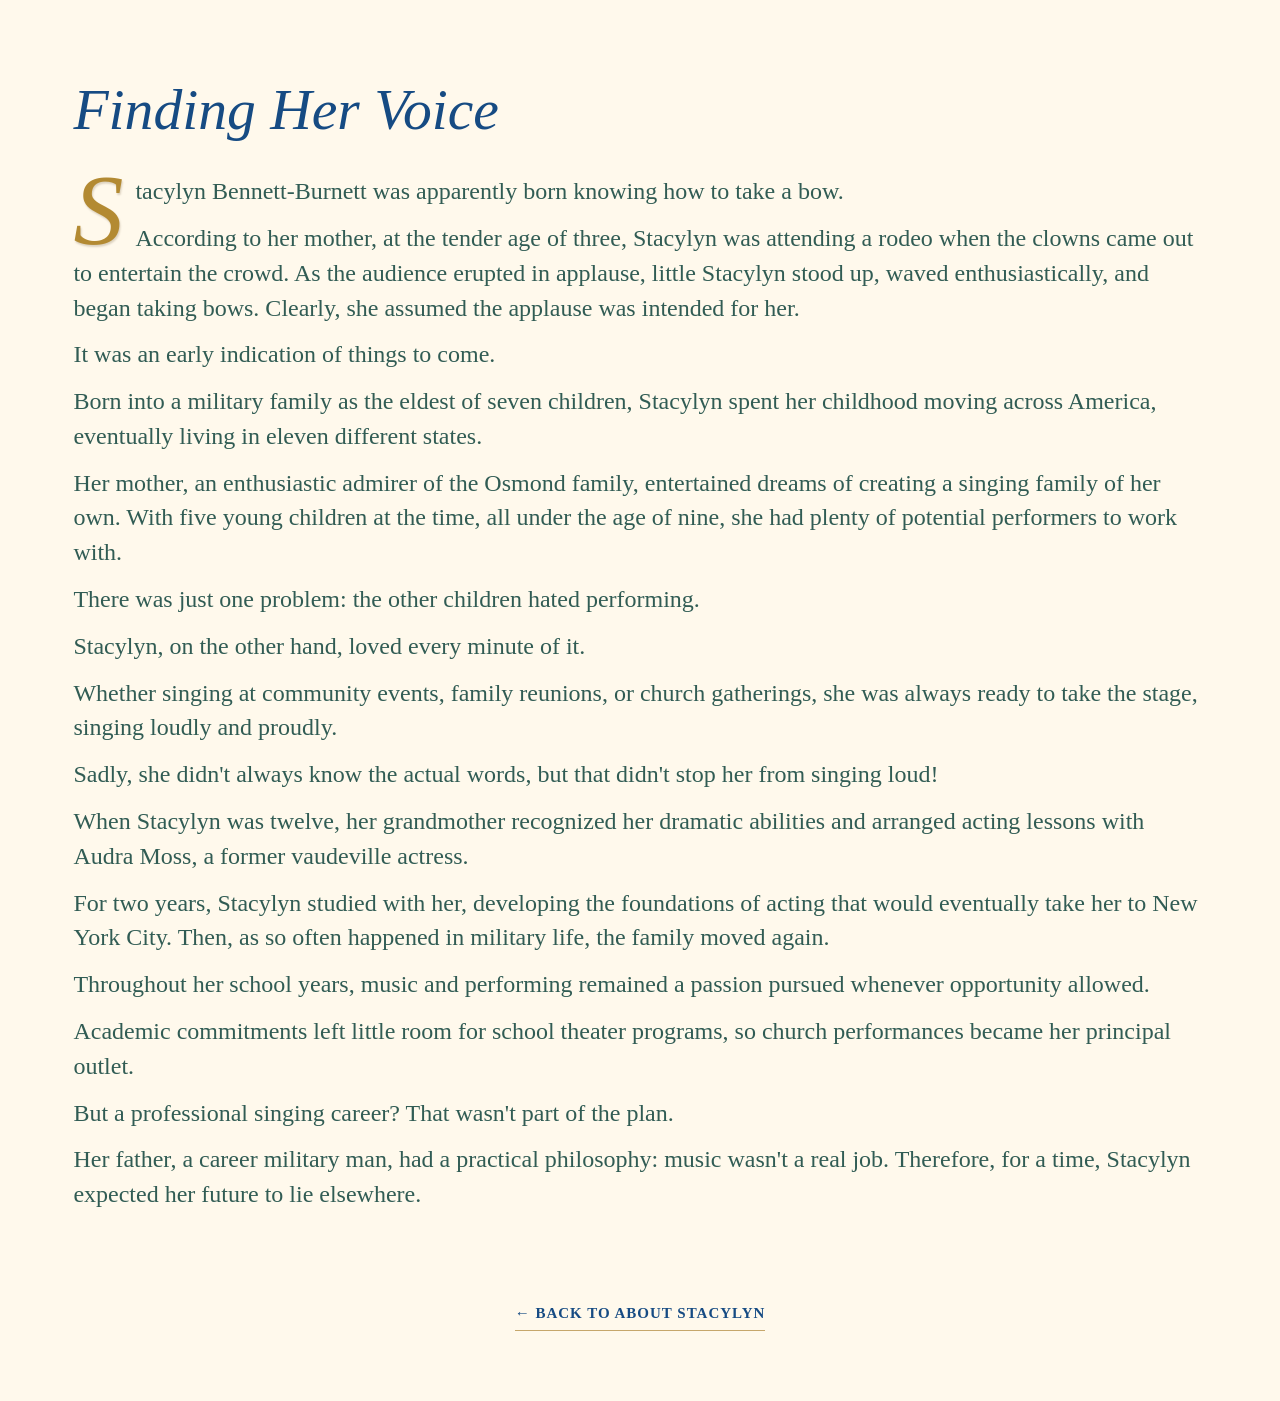
<file: finding_her_voice.html>
<!DOCTYPE html>
<html lang="en">
<head>
    <meta charset="UTF-8">
    <meta name="viewport" content="width=device-width, initial-scale=1.0">

    <title>Finding Her Voice | Stacylyn Bennett-Burnett</title>

    <link rel="stylesheet" href="style.css">
</head>

<body class="about-page">

<main class="about-story">

    <h2>Finding Her Voice</h2>

    <p>
        Stacylyn Bennett-Burnett was apparently born knowing
        how to take a bow.
    </p>

    <p>
        According to her mother, at the tender age of three,
        Stacylyn was attending a rodeo when the clowns came
        out to entertain the crowd. As the audience erupted
        in applause, little Stacylyn stood up, waved
        enthusiastically, and began taking bows. Clearly,
        she assumed the applause was intended for her.
    </p>

    <p>
        It was an early indication of things to come.
    </p>

    <p>
        Born into a military family as the eldest of seven
        children, Stacylyn spent her childhood moving across
        America, eventually living in eleven different states.
    </p>

    <p>
        Her mother, an enthusiastic admirer of the Osmond
        family, entertained dreams of creating a singing
        family of her own. With five young children at the
        time, all under the age of nine, she had plenty of
        potential performers to work with.
    </p>

    <p>
        There was just one problem: the other children hated
        performing.
    </p>

    <p>
        Stacylyn, on the other hand, loved every minute of it.
    </p>

    <p>
        Whether singing at community events, family reunions,
        or church gatherings, she was always ready to take
        the stage, singing loudly and proudly.
    </p>

    <p>
        Sadly, she didn't always know the actual words,
        but that didn't stop her from singing loud!
    </p>

    <p>
        When Stacylyn was twelve, her grandmother recognized
        her dramatic abilities and arranged acting lessons
        with Audra Moss, a former vaudeville actress.
    </p>

    <p>
        For two years, Stacylyn studied with her, developing
        the foundations of acting that would eventually take
        her to New York City. Then, as so often happened in
        military life, the family moved again.
    </p>

    <p>
        Throughout her school years, music and performing
        remained a passion pursued whenever opportunity allowed.
    </p>

    <p>
        Academic commitments left little room for school
        theater programs, so church performances became
        her principal outlet.
    </p>

    <p>
        But a professional singing career? That wasn't
        part of the plan.
    </p>

    <p>
        Her father, a career military man, had a practical
        philosophy: music wasn't a real job. Therefore,
        for a time, Stacylyn expected her future to lie
        elsewhere.
    </p>

</main>

<div class="about-story-navigation">
    <a href="about.html">← BACK TO ABOUT STACYLYN</a>
</div>

</body>
</html>
</file>
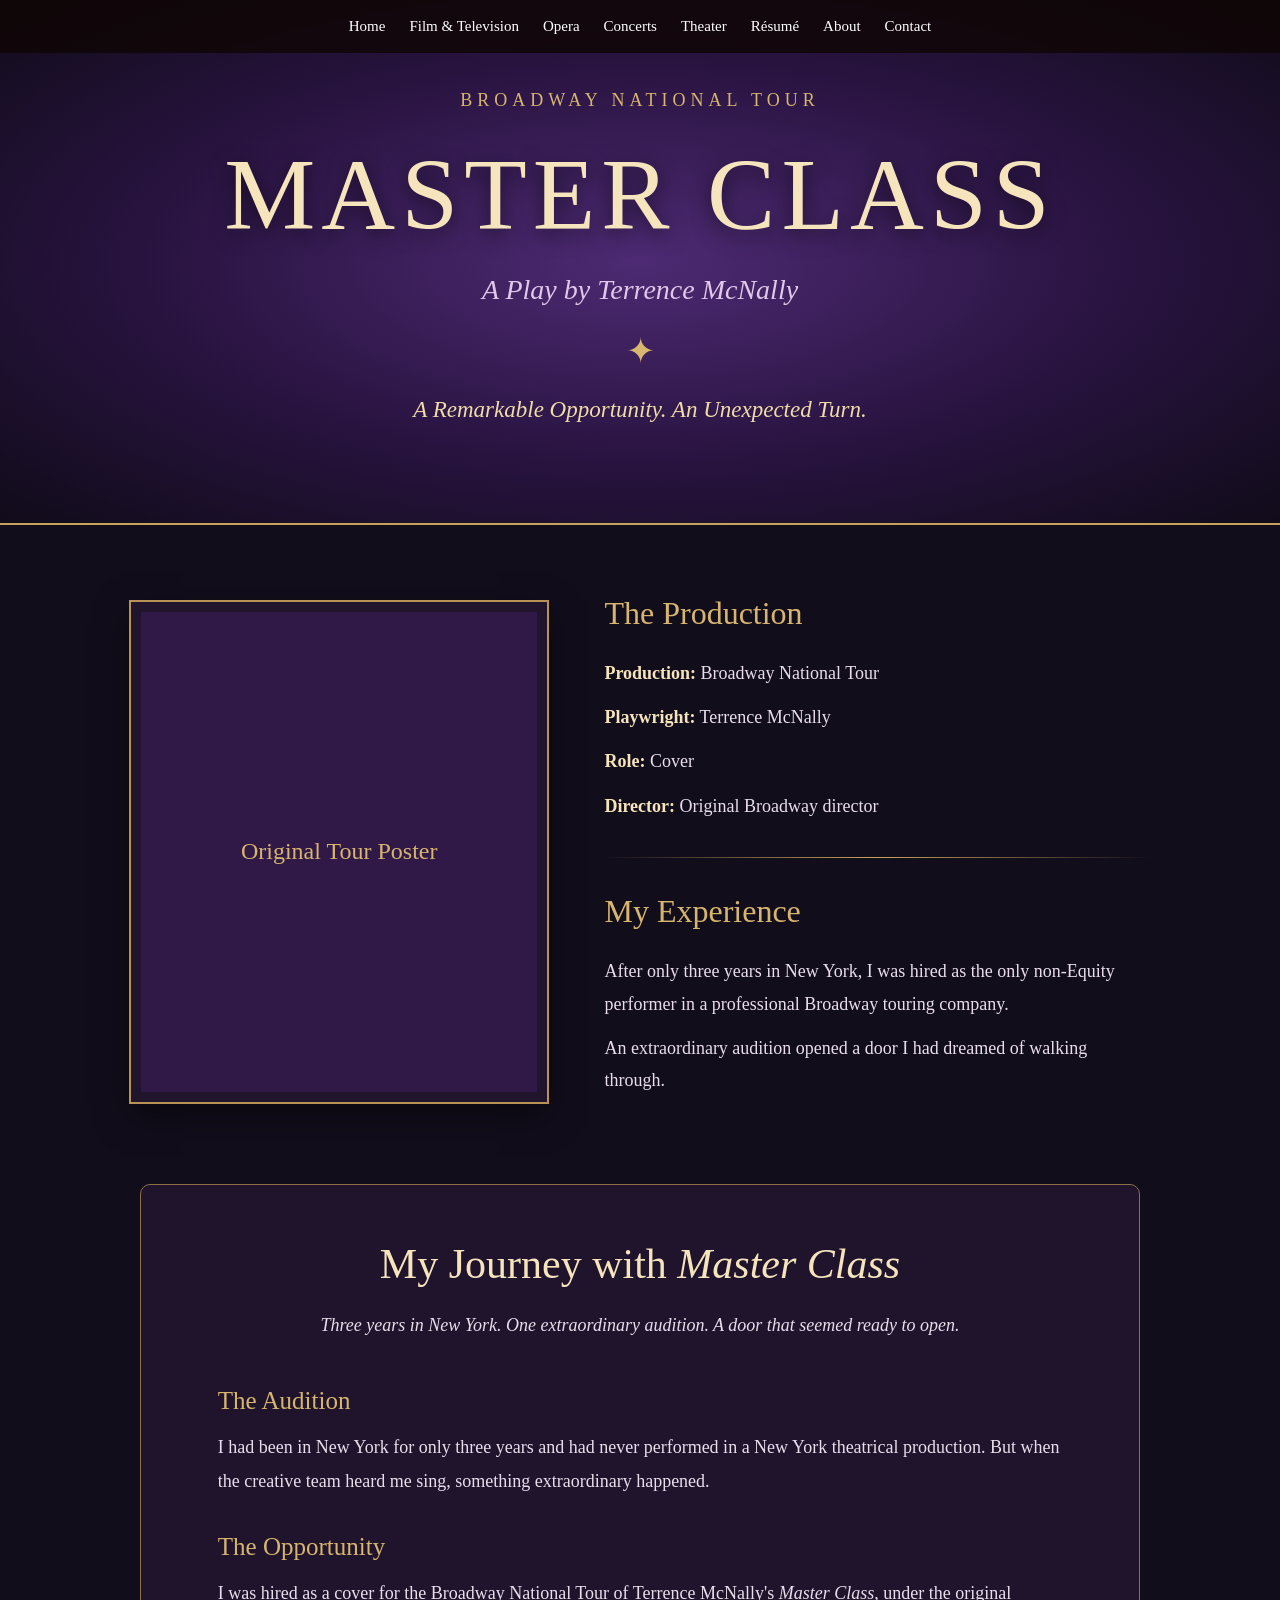
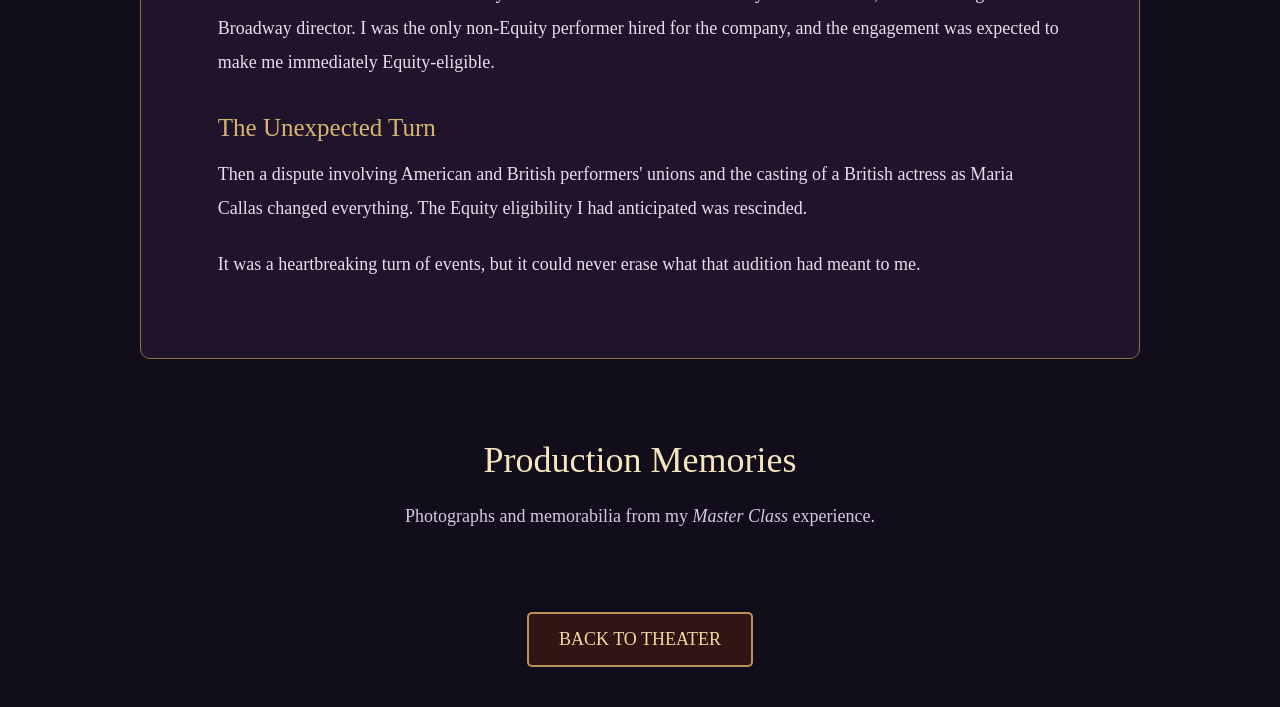
<file: masterclass.html>
<!DOCTYPE html>
<html lang="en">
<head>
    <meta charset="UTF-8">
    <meta name="viewport" content="width=device-width, initial-scale=1.0">

    <title>Master Class | Stacylyn Bennett-Burnett</title>

    <link rel="stylesheet" href="style.css">
    <script src="script.js" defer></script>
</head>

<body class="masterclass-page">

    <header>
        <nav>
            <a href="index.html">Home</a>
            <a href="film.html">Film & Television</a>
            <a href="opera.html">Opera</a>
            <a href="concerts.html">Concerts</a>
            <a href="theater.html">Theater</a>
            <a href="resume.html">Résumé</a>
            <a href="index.html#about">About</a>
            <a href="index.html#contact">Contact</a>
        </nav>
    </header>

    <main class="masterclass-main">

        <!-- MASTER CLASS HERO -->
        <section class="masterclass-hero">

            <p class="masterclass-eyebrow">
                BROADWAY NATIONAL TOUR
            </p>

            <h1>MASTER CLASS</h1>

            <p class="masterclass-playwright">
                A Play by Terrence McNally
            </p>

            <div class="masterclass-ornament">✦</div>

            <p class="masterclass-tagline">
                A Remarkable Opportunity. An Unexpected Turn.
            </p>

        </section>

        <!-- POSTER & PRODUCTION DETAILS -->
        <section class="masterclass-intro">

            <div class="masterclass-poster">
                <!-- ORIGINAL MASTER CLASS POSTER GOES HERE -->
                <div class="masterclass-poster-placeholder">
                    Original Tour Poster
                </div>
            </div>

            <div class="masterclass-details">

                <h2>The Production</h2>

                <p><strong>Production:</strong> Broadway National Tour</p>
                <p><strong>Playwright:</strong> Terrence McNally</p>
                <p><strong>Role:</strong> Cover</p>
                <p><strong>Director:</strong> Original Broadway director</p>

                <div class="masterclass-gold-divider"></div>

                <h2>My Experience</h2>

                <p>
                    After only three years in New York, I was hired
                    as the only non-Equity performer in a professional
                    Broadway touring company.
                </p>

                <p>
                    An extraordinary audition opened a door I had
                    dreamed of walking through.
                </p>

            </div>

        </section>

        <!-- MY JOURNEY -->
        <section class="masterclass-story">

            <h2>My Journey with <em>Master Class</em></h2>

            <p class="masterclass-story-intro">
                Three years in New York. One extraordinary audition.
                A door that seemed ready to open.
            </p>

            <h3>The Audition</h3>

            <p>
                I had been in New York for only three years and had
                never performed in a New York theatrical production.
                But when the creative team heard me sing, something
                extraordinary happened.
            </p>

            <h3>The Opportunity</h3>

            <p>
                I was hired as a cover for the Broadway National Tour
                of Terrence McNally's <em>Master Class</em>, under the
                original Broadway director. I was the only non-Equity
                performer hired for the company, and the engagement
                was expected to make me immediately Equity-eligible.
            </p>

            <h3>The Unexpected Turn</h3>

            <p>
                Then a dispute involving American and British performers'
                unions and the casting of a British actress as Maria
                Callas changed everything. The Equity eligibility I
                had anticipated was rescinded.
            </p>

            <p>
                It was a heartbreaking turn of events, but it could
                never erase what that audition had meant to me.
            </p>

        </section>

        <!-- PRODUCTION PHOTOGRAPHS -->
        <section class="masterclass-gallery">

            <h2>Production Memories</h2>

            <p>
                Photographs and memorabilia from my
                <em>Master Class</em> experience.
            </p>

            <!-- MASTER CLASS PHOTOGRAPHS WILL GO HERE -->

        </section>

        <!-- MORE MASTER CLASS CONTENT WILL GO HERE -->

        <a href="theater.html" class="back-home">
            BACK TO THEATER
        </a>

    </main>

</body>
</html>
</file>
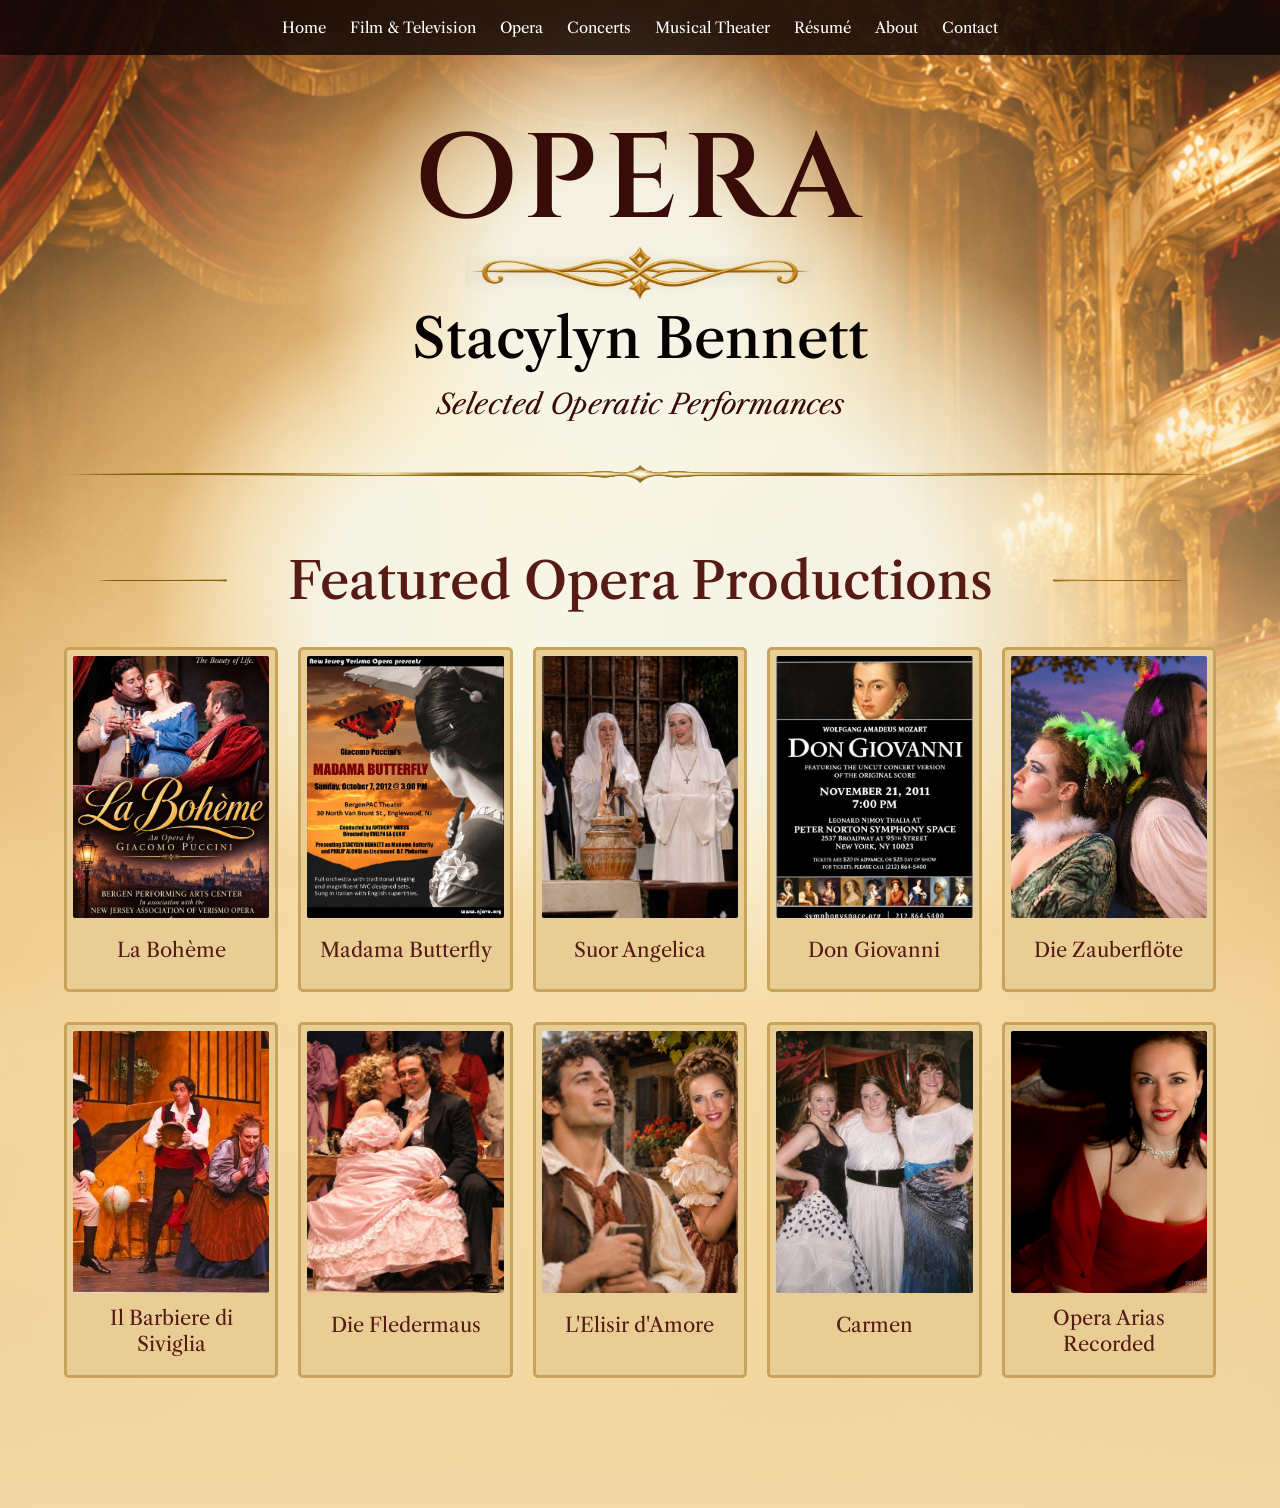
<file: opera.html>
<!DOCTYPE html>
<html lang="en">
    <head>
        <meta charset="UTF-8">
        <meta name="viewport" content="width=device-width, initial-scale=1.0">

        <title>Opera | Stacylyn Bennett</title>

        <!-- GENERAL WEBSITE FONTS -->
        <!-- Used by the homepage and shared styling -->
        <link href="https://fonts.googleapis.com/css2?family=Playfair+Display&family=Herr+Von+Muellerhoff&display=swap" rel="stylesheet">

        <!-- OPERA PAGE FONTS -->
        <link rel="preconnect" href="https://fonts.googleapis.com">
        <link rel="preconnect" href="https://fonts.gstatic.com" crossorigin>
        
        <link href="https://fonts.googleapis.com/css2?family=Cinzel:wght@400..900&display=swap" rel="stylesheet">
        <link href="https://fonts.googleapis.com/css2?family=Libre+Caslon+Text:ital,wght@0,400;0,700;1,400&display=swap" rel="stylesheet">

        <!-- SHARED WEBSITE STYLESHEET -->
        <link rel="stylesheet" href="style.css">
    </head>

    <body class="opera-page">
        <header>
            <nav>
                <a href="index.html">Home</a>
                <a href="film.html">Film & Television</a>
                <a href="opera.html">Opera</a>
                <a href="concerts.html">Concerts</a>
                <a href="theater.html">Musical Theater</a>
                <a href="resume.html">Résumé</a>
                <a href="index.html#about">About</a>
                <a href="index.html#contact">Contact</a>
            </nav>
        </header>

    <main class="opera-main">

        <!-- Opera House BACKGROUND & TITLE -->
        <section class="opera-intro">
                <h1>OPERA</h1>

                <!-- Gold Ornamental Divider -->
                <img src="Photo/op_Gold_Ornamental_Divider.png" 
                     alt="" 
                     class="opera-ornament">
            
                <h2>Stacylyn Bennett</h2>
                <p>Selected Operatic Performances</p>

                <!-- Gold LINE Divider -->
                <img src="Photo/op_Gold-Line.png" 
                     alt="" 
                     class="opera-border">

            <!-- FEATURED OPERA PRODUCTIONS HEADING -->
            <div class="opera-featured-heading">
                <!-- LEFT Gold LINE -->
                <img src="Photo/op_Left_tapered_half_line.png" 
                     alt="" 
                     class="opera-half-line">
                <!-- Featured Opera Productions Title -->
                <h2>Featured Opera Productions</h2>
                <!-- RIGHT Gold LINE -->
                <img src="Photo/op_Right_tapered_half_line.png" 
                     alt="" 
                     class="opera-half-line">
            </div>

            <!-- OPERA PRODUCTION PHOTO GALLERY -->
            <div class="opera-gallery">

                <!-- ROW 1 -->

                <!-- La Boheme -->
                <a href="boheme.html" class="opera-tile">
                    <img src="Photo/op_Boheme.jpg" alt="La Boheme">
                    <h3>La Bohème</h3>    
                </a>

                <!-- Madama Butterfly -->
                <a href="butterfly.html" class="opera-tile">
                    <img src="Photo/op_Butterfly.jpg" alt="Madama Butterfly">
                    <h3>Madama Butterfly</h3>    
                </a>

                <!-- Suor Angelica -->
                <a href="angelica.html" class="opera-tile">
                    <img src="Photo/op_Angelica.jpg" alt="Suor Angelica">
                    <h3>Suor Angelica</h3>    
                </a>

                <!-- Don Giovanni -->
                <a href="giovanni.html" class="opera-tile">
                    <img src="Photo/op_Giovanni.jpg" alt="Don Giovanni">
                    <h3>Don Giovanni</h3>    
                </a>

                <!-- Die Zauberflöte -->
                <a href="zauberflote.html" class="opera-tile">
                    <img src="Photo/op_Zauberflote.jpg" alt="Die Zauberflöte">
                    <h3>Die Zauberflöte</h3>    
                </a>

                <!-- ROW 2 -->

                <!-- Il Barbiere di Siviglia -->
                <a href="barbiere.html" class="opera-tile">
                    <img src="Photo/op_Barbiere.jpg" alt="Il Barbiere di Siviglia">
                    <h3>Il Barbiere di Siviglia</h3>    
                </a>

                <!-- Die Fledermaus -->
                <a href="fledermaus.html" class="opera-tile">
                    <img src="Photo/op_Fledermaus.jpg" alt="Die Fledermaus">
                    <h3>Die Fledermaus</h3>    
                </a>

                <!-- L'Elisir d'Amore -->
                <a href="elisir.html" class="opera-tile">
                    <img src="Photo/op_Elisir.jpg" alt="L'Elisir d'Amore">
                    <h3>L'Elisir d'Amore</h3>    
                </a>

                <!-- Carmen -->
                <a href="carmen.html" class="opera-tile">
                    <img src="Photo/op_Carmen.jpg" alt="Carmen">
                    <h3>Carmen</h3>    
                </a>

                <!-- Opera Arias Recorded -->
                <a href="arias.html" class="opera-tile">
                    <img src="Photo/op_Arias.jpg" alt="Opera Arias Recorded">
                    <h3>Opera Arias Recorded</h3>    
                </a>

            </div>
            <!-- END OPERA PRODUCTION PHOTO GALLERY -->

        </section>

    </main>

    </body>

</html>
</file>
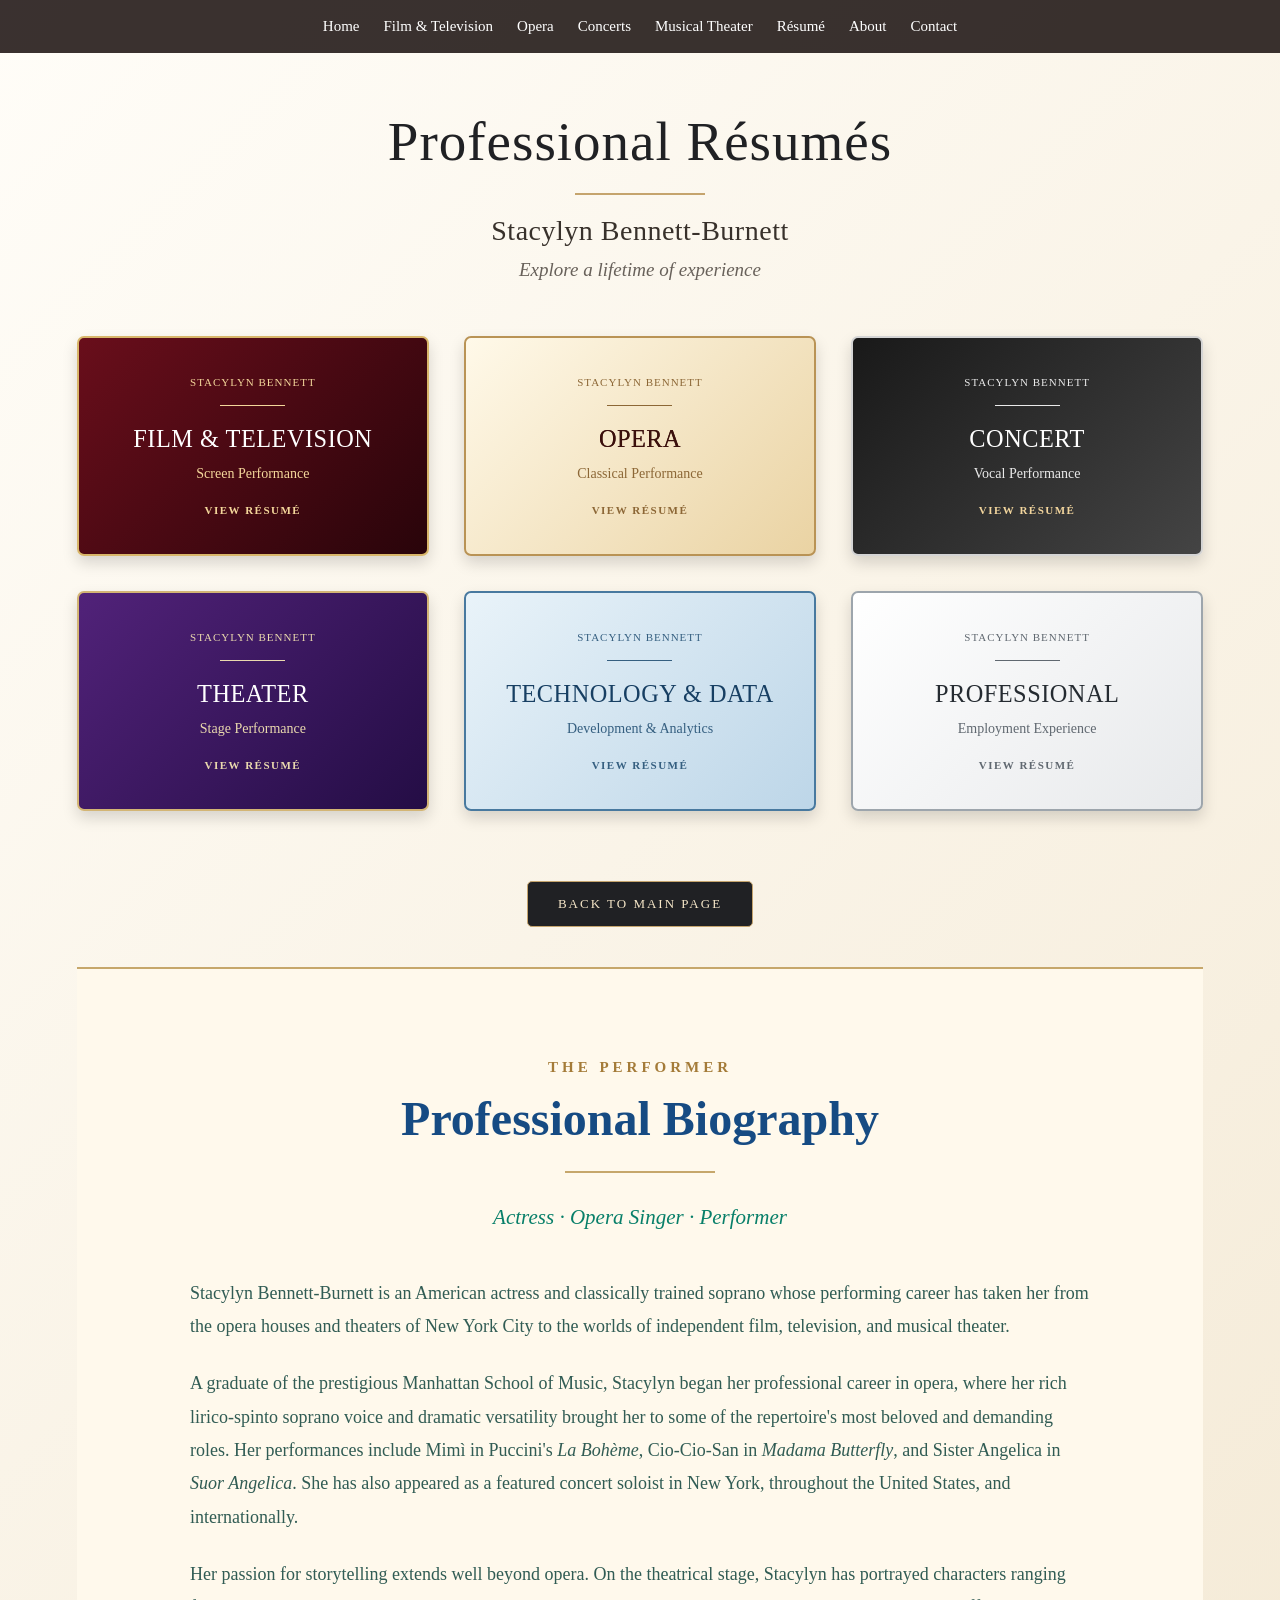
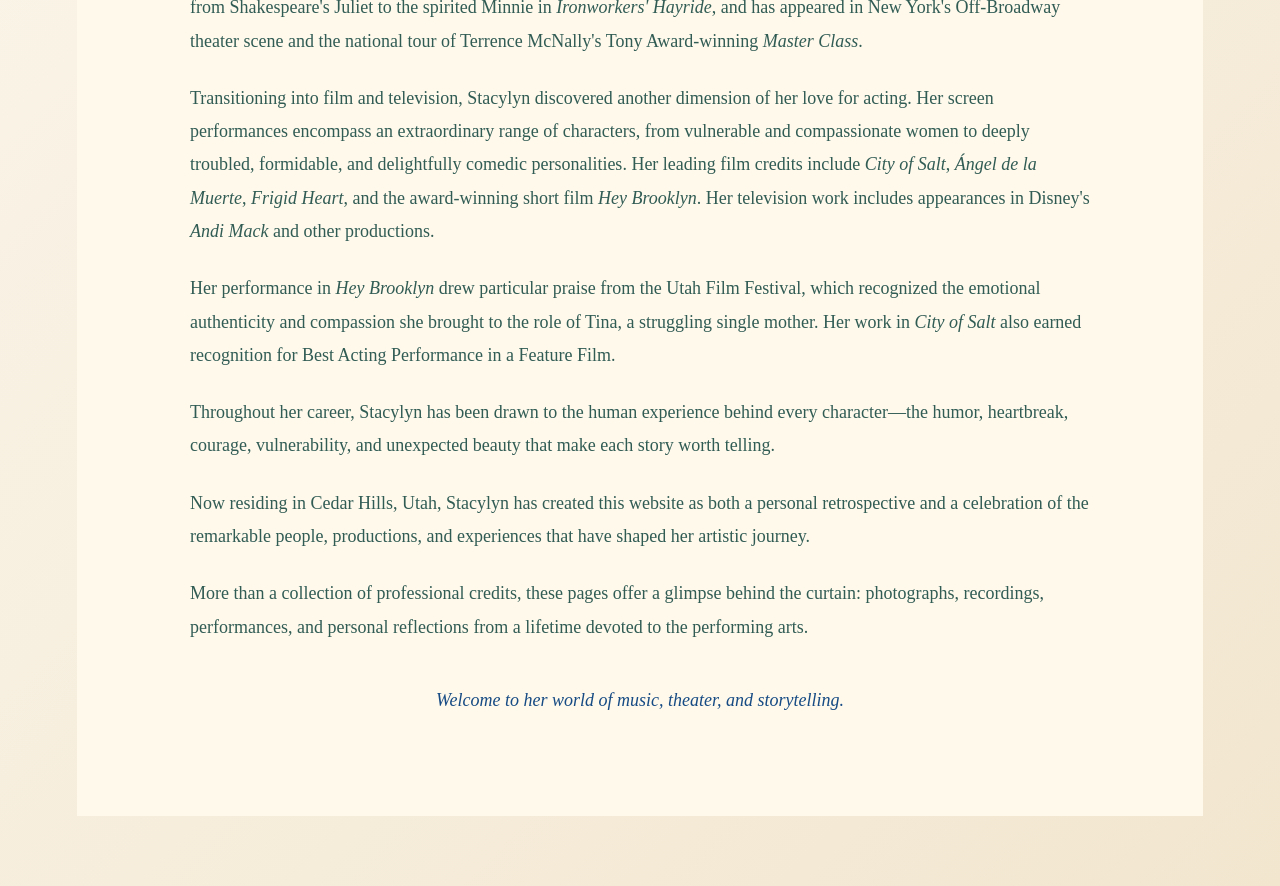
<file: resume.html>
<!DOCTYPE html>
<html lang="en">
<head>
    <meta charset="UTF-8">
    <meta name="viewport"
          content="width=device-width, initial-scale=1.0">
    <link rel="stylesheet" href="style.css">
    <script src="script.js" defer></script>

    <title>Professional Résumés | Stacylyn Love Burnett</title>
</head>

<body class="resume-page">

    <header>
        <nav>
            <a href="index.html">Home</a>
            <a href="film.html">Film & Television</a>
            <a href="opera.html">Opera</a>
            <a href="concerts.html">Concerts</a>
            <a href="theater.html">Musical Theater</a>
            <a href="resume.html">Résumé</a>
            <a href="index.html#about">About</a>
            <a href="index.html#contact">Contact</a>
        </nav>
    </header>

    <main class="resume-main">

        <section class="resume-intro">
            <h1>Professional Résumés</h1>
            <div class="resume-gold-divider"></div>
            <p>Stacylyn Bennett-Burnett</p>
            <p class="resume-tagline">
                Explore a lifetime of experience
            </p>
        </section>

        <section class="resume-card-grid"
                 aria-label="Professional résumé categories">

            <!-- FILM & TELEVISION -->
            <a href="film-resume.html"
               class="resume-card resume-film">
                <span class="resume-card-name">
                    STACYLYN BENNETT
                </span>
                <span class="resume-card-divider"></span>
                <h2>FILM & TELEVISION</h2>
                <p>Screen Performance</p>
                <span class="resume-card-link">
                    VIEW RÉSUMÉ
                </span>
            </a>

            <!-- OPERA -->
            <a href="opera-resume.html"
               class="resume-card resume-opera">
                <span class="resume-card-name">
                    STACYLYN BENNETT
                </span>
                <span class="resume-card-divider"></span>
                <h2>OPERA</h2>
                <p>Classical Performance</p>
                <span class="resume-card-link">
                    VIEW RÉSUMÉ
                </span>
            </a>

            <!-- CONCERT -->
            <a href="concert-resume.html"
               class="resume-card resume-concert">
                <span class="resume-card-name">
                    STACYLYN BENNETT
                </span>
                <span class="resume-card-divider"></span>
                <h2>CONCERT</h2>
                <p>Vocal Performance</p>
                <span class="resume-card-link">
                    VIEW RÉSUMÉ
                </span>
            </a>

            <!-- THEATER -->
            <a href="theater-resume.html"
               class="resume-card resume-theater">
                <span class="resume-card-name">
                    STACYLYN BENNETT
                </span>
                <span class="resume-card-divider"></span>
                <h2>THEATER</h2>
                <p>Stage Performance</p>
                <span class="resume-card-link">
                    VIEW RÉSUMÉ
                </span>
            </a>

            <!-- TECHNOLOGY & DATA ANALYTICS -->
            <a href="technology-resume.html"
               class="resume-card resume-technology">
                <span class="resume-card-name">
                    STACYLYN BENNETT
                </span>
                <span class="resume-card-divider"></span>
                <h2>TECHNOLOGY & DATA</h2>
                <p>Development & Analytics</p>
                <span class="resume-card-link">
                    VIEW RÉSUMÉ
                </span>
            </a>

            <!-- PROFESSIONAL EXPERIENCE -->
            <a href="professional-resume.html"
               class="resume-card resume-professional">
                <span class="resume-card-name">
                    STACYLYN BENNETT
                </span>
                <span class="resume-card-divider"></span>
                <h2>PROFESSIONAL</h2>
                <p>Employment Experience</p>
                <span class="resume-card-link">
                    VIEW RÉSUMÉ
                </span>
            </a>

        </section>

        <a href="index.html" class="back-home">
            BACK TO MAIN PAGE
        </a>

        
        <!-- PROFESSIONAL BIOGRAPHY -->
        <section class="professional-bio" id="professional-bio">

            <div class="professional-bio-inner">

                <p class="professional-bio-eyebrow">
                    THE PERFORMER
                </p>

                <h2>Professional Biography</h2>

                <div class="professional-bio-divider"></div>

                <p class="professional-bio-intro">
                    Actress &middot; Opera Singer &middot; Performer
                </p>

                <p>
                    Stacylyn Bennett-Burnett is an American actress and
                    classically trained soprano whose performing career has
                    taken her from the opera houses and theaters of New York
                    City to the worlds of independent film, television,
                    and musical theater.
                </p>

                <p>
                    A graduate of the prestigious Manhattan School of Music,
                    Stacylyn began her professional career in opera, where
                    her rich lirico-spinto soprano voice and dramatic
                    versatility brought her to some of the repertoire's
                    most beloved and demanding roles. Her performances
                    include Mimì in Puccini's <em>La Bohème</em>,
                    Cio-Cio-San in <em>Madama Butterfly</em>, and
                    Sister Angelica in <em>Suor Angelica</em>.
                    She has also appeared as a featured concert soloist
                    in New York, throughout the United States,
                    and internationally.
                </p>

                <p>
                    Her passion for storytelling extends well beyond opera.
                    On the theatrical stage, Stacylyn has portrayed
                    characters ranging from Shakespeare's Juliet to the
                    spirited Minnie in <em>Ironworkers' Hayride</em>,
                    and has appeared in New York's Off-Broadway theater
                    scene and the national tour of Terrence McNally's
                    Tony Award-winning <em>Master Class</em>.
                </p>

                <p>
                    Transitioning into film and television, Stacylyn
                    discovered another dimension of her love for acting.
                    Her screen performances encompass an extraordinary
                    range of characters, from vulnerable and compassionate
                    women to deeply troubled, formidable, and delightfully
                    comedic personalities. Her leading film credits include
                    <em>City of Salt</em>, <em>Ángel de la Muerte</em>,
                    <em>Frigid Heart</em>, and the award-winning short film
                    <em>Hey Brooklyn</em>. Her television work includes
                    appearances in Disney's <em>Andi Mack</em> and other
                    productions.
                </p>

                <p>
                    Her performance in <em>Hey Brooklyn</em> drew particular
                    praise from the Utah Film Festival, which recognized
                    the emotional authenticity and compassion she brought
                    to the role of Tina, a struggling single mother.
                    Her work in <em>City of Salt</em> also earned
                    recognition for Best Acting Performance in a Feature Film.
                </p>

                <p>
                    Throughout her career, Stacylyn has been drawn to
                    the human experience behind every character—the humor,
                    heartbreak, courage, vulnerability, and unexpected
                    beauty that make each story worth telling.
                </p>

                <p>
                    Now residing in Cedar Hills, Utah, Stacylyn has
                    created this website as both a personal retrospective
                    and a celebration of the remarkable people,
                    productions, and experiences that have shaped
                    her artistic journey.
                </p>

                <p>
                    More than a collection of professional credits,
                    these pages offer a glimpse behind the curtain:
                    photographs, recordings, performances, and personal
                    reflections from a lifetime devoted to the
                    performing arts.
                </p>

                <p class="professional-bio-closing">
                    Welcome to her world of music, theater, and storytelling.
                </p>

            </div>

        </section>

    </main>

</body>
</html>
</file>
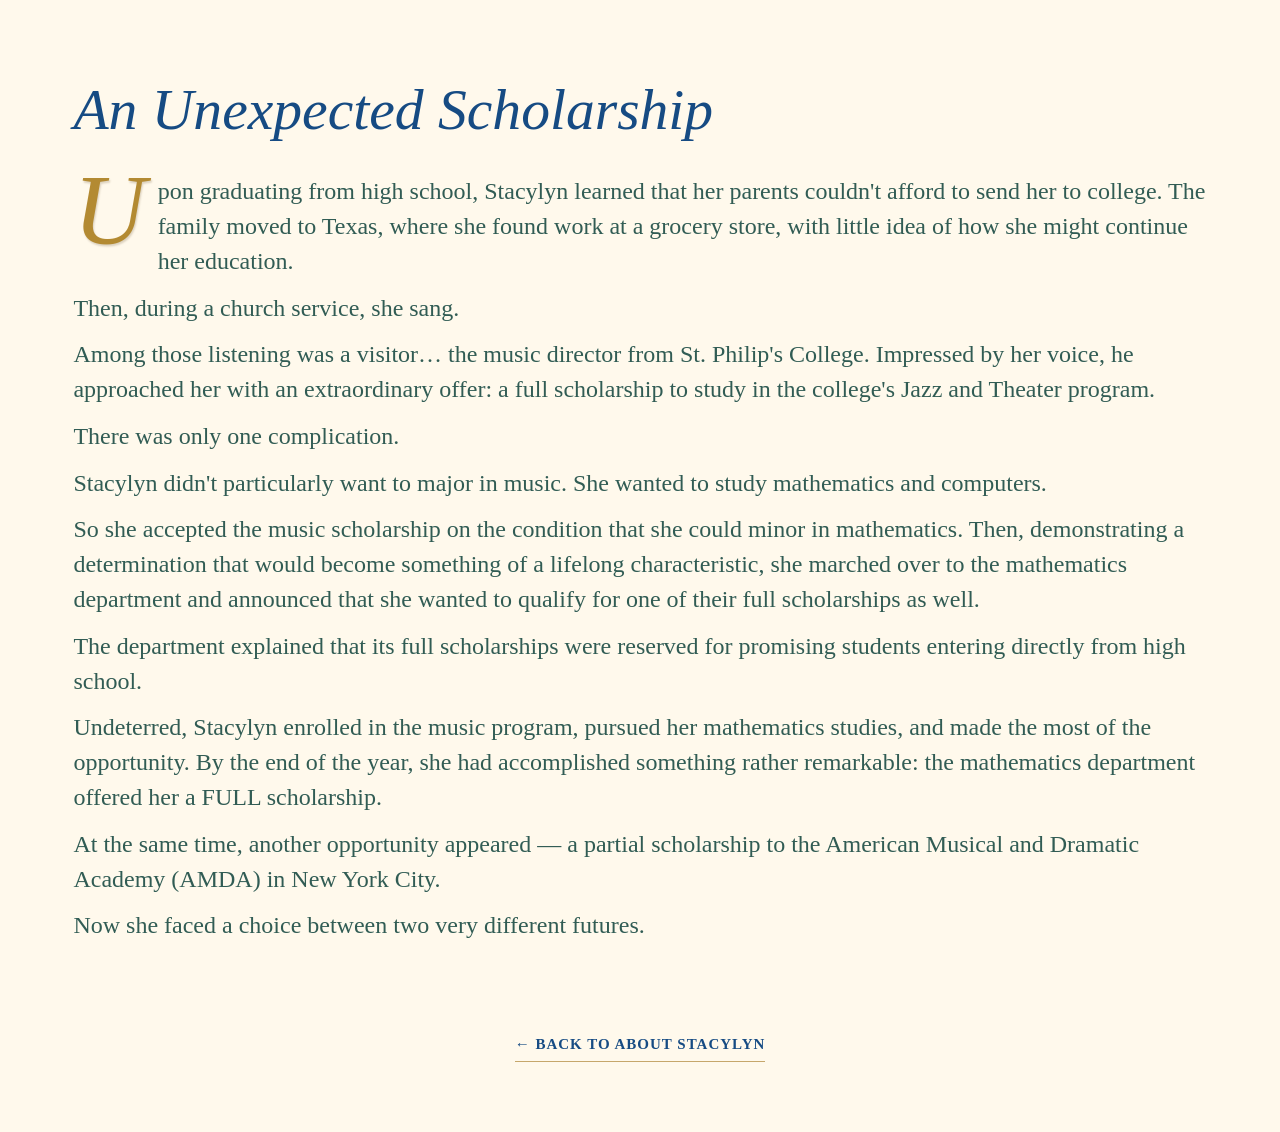
<file: scholarship.html>
<!DOCTYPE html>
<html lang="en">
<head>
    <meta charset="UTF-8">
    <meta name="viewport" content="width=device-width, initial-scale=1.0">

    <title>An Unexpected Scholarship | Stacylyn Bennett-Burnett</title>

    <link rel="stylesheet" href="style.css">
</head>

<body class="about-page">

<main class="about-story">

    <h2>An Unexpected Scholarship</h2>

    <p>Upon graduating from high school, Stacylyn learned that her parents couldn't afford to send her to college. The family moved to Texas, where she found work at a grocery store, with little idea of how she might continue her education.</p>

    <p>Then, during a church service, she sang.</p>

    <p>Among those listening was a visitor… the music director from St. Philip's College. Impressed by her voice, he approached her with an extraordinary offer: a full scholarship to study in the college's Jazz and Theater program.</p>

    <p>There was only one complication.</p>

    <p>Stacylyn didn't particularly want to major in music. She wanted to study mathematics and computers.</p>

    <p>So she accepted the music scholarship on the condition that she could minor in mathematics. Then, demonstrating a determination that would become something of a lifelong characteristic, she marched over to the mathematics department and announced that she wanted to qualify for one of their full scholarships as well.</p>

    <p>The department explained that its full scholarships were reserved for promising students entering directly from high school.</p>

    <p>Undeterred, Stacylyn enrolled in the music program, pursued her mathematics studies, and made the most of the opportunity. By the end of the year, she had accomplished something rather remarkable: the mathematics department offered her a FULL scholarship.</p>

    <p>At the same time, another opportunity appeared — a partial scholarship to the American Musical and Dramatic Academy (AMDA) in New York City.</p>

    <p>Now she faced a choice between two very different futures.</p>

</main>

<div class="about-story-navigation">
    <a href="about.html">← BACK TO ABOUT STACYLYN</a>
</div>

</body>
</html>
</file>
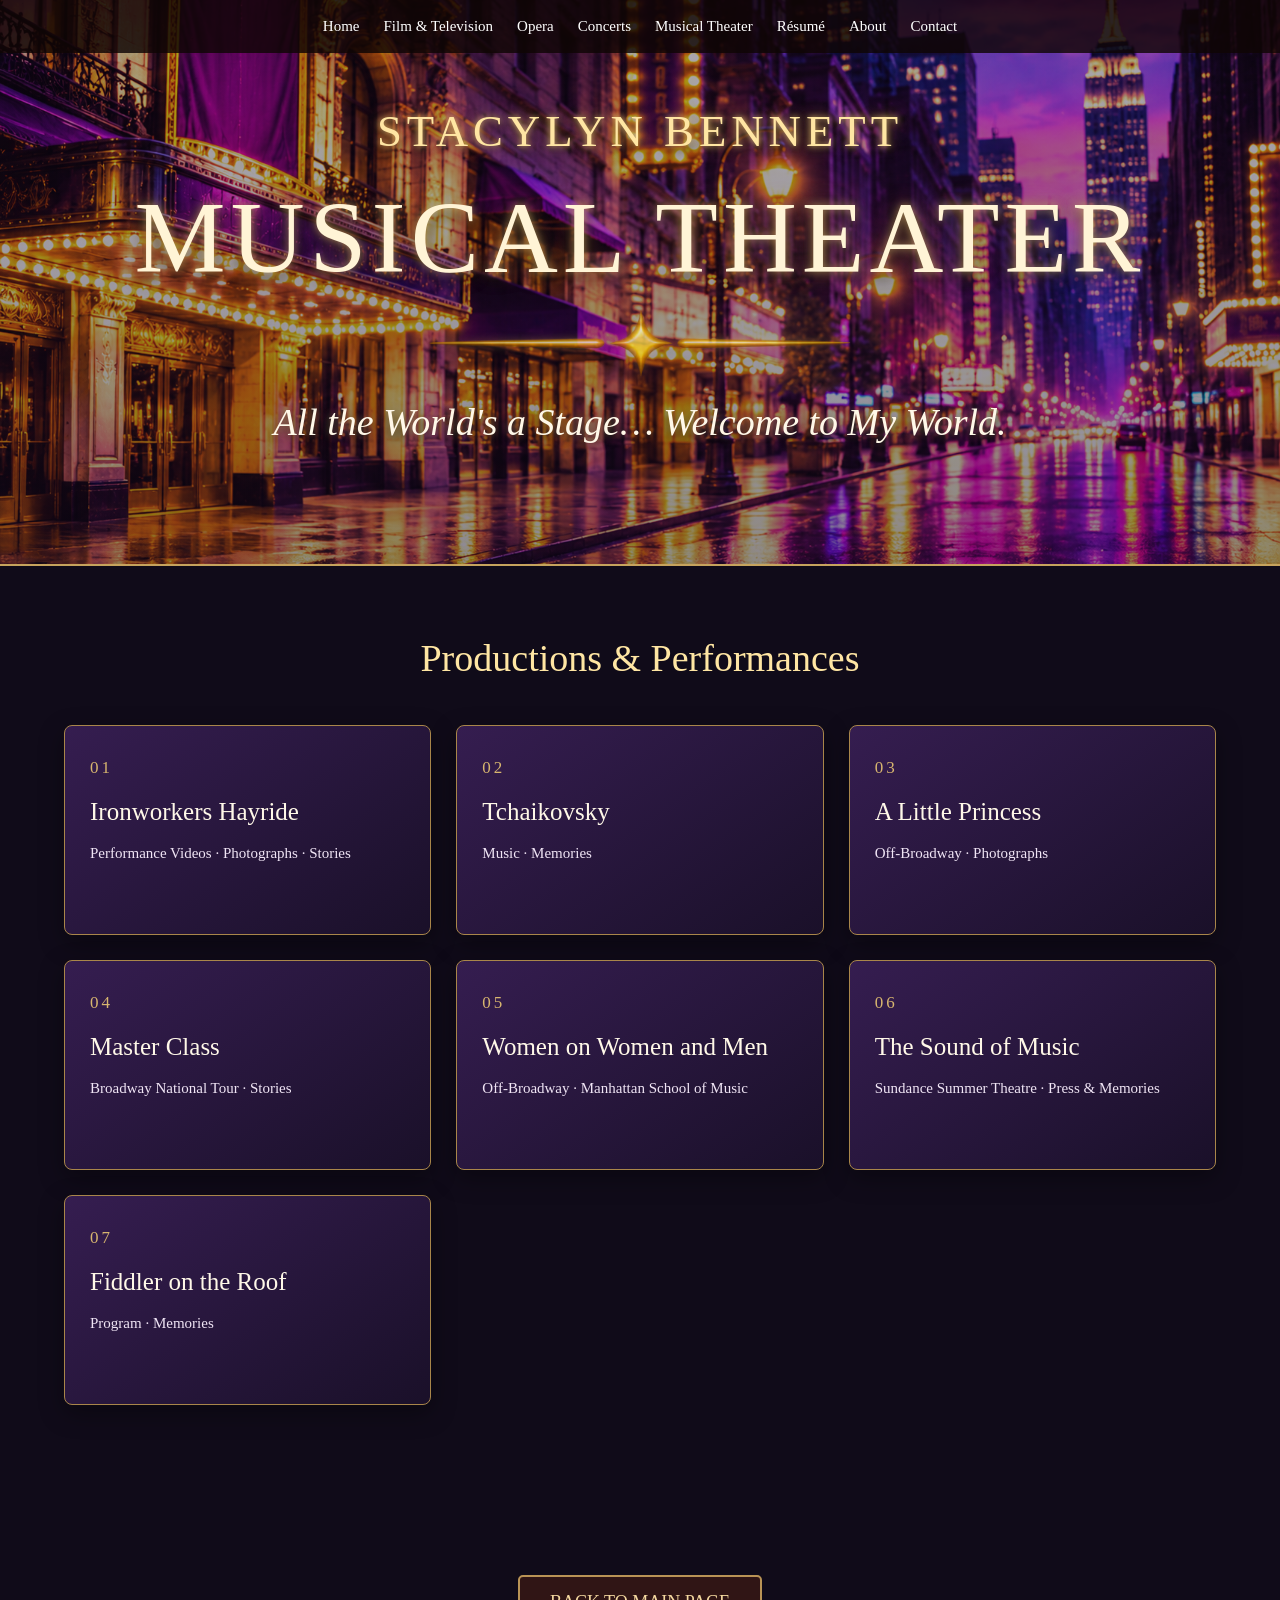
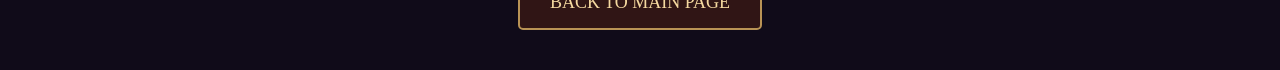
<file: theater.html>
<!DOCTYPE html>
<html lang="en">
<head>
    <meta charset="UTF-8">
    <meta name="viewport" content="width=device-width, initial-scale=1.0">

    <title>Musical Theater | Stacylyn Bennett</title>

    <link rel="stylesheet" href="style.css">
    <script src="script.js" defer></script>
</head>

<body class="theater-page">

    <header>
        <nav>
            <a href="index.html">Home</a>
            <a href="film.html">Film & Television</a>
            <a href="opera.html">Opera</a>
            <a href="concerts.html">Concerts</a>
            <a href="theater.html">Musical Theater</a>
            <a href="resume.html">Résumé</a>
            <a href="index.html#about">About</a>
            <a href="index.html#contact">Contact</a>
        </nav>
    </header>

    <main class="theater-main">

        <!-- MUSICAL THEATER HERO -->
        <section class="theater-hero">
            <p class="theater-eyebrow">
                STACYLYN BENNETT
            </p>

            <h1>MUSICAL THEATER</h1>

            <div class="theater-divider">
                <img src="Photo/th_Star_Divider.png"
                     alt="Golden star divider">
            </div>

            <p class="theater-subtitle">
                All the World's a Stage… Welcome to My World.
            </p>
        </section>

        <!-- THEATER PRODUCTIONS -->
        <section class="theater-productions">

            <h2>Productions & Performances</h2>

            <div class="theater-production-grid">

                <article class="theater-production-card">
                    <span class="theater-card-number">01</span>
                    <h3>Ironworkers Hayride</h3>
                    <p>Performance Videos · Photographs · Stories</p>
                </article>

                <article class="theater-production-card">
                    <span class="theater-card-number">02</span>
                    <h3>Tchaikovsky</h3>
                    <p>Music · Memories</p>
                </article>

                <article class="theater-production-card">
                    <span class="theater-card-number">03</span>
                    <h3>A Little Princess</h3>
                    <p>Off-Broadway · Photographs</p>
                </article>

                <a href="masterclass.html"
                   class="theater-production-card theater-production-link">
                        <span class="theater-card-number">04</span>
                        <h3>Master Class</h3>
                        <p>Broadway National Tour · Stories</p>
                </a>

                <article class="theater-production-card">
                    <span class="theater-card-number">05</span>
                    <h3>Women on Women and Men</h3>
                    <p>Off-Broadway · Manhattan School of Music</p>
                </article>

                <article class="theater-production-card">
                    <span class="theater-card-number">06</span>
                    <h3>The Sound of Music</h3>
                    <p>Sundance Summer Theatre · Press & Memories</p>
                </article>

                <article class="theater-production-card">
                    <span class="theater-card-number">07</span>
                    <h3>Fiddler on the Roof</h3>
                    <p>Program · Memories</p>
                </article>

            </div>

        </section>

        <!-- MORE THEATER SECTIONS WILL GO HERE -->

        <a href="index.html" class="back-home">
            BACK TO MAIN PAGE
        </a>

    </main>

</body>
</html>
</file>
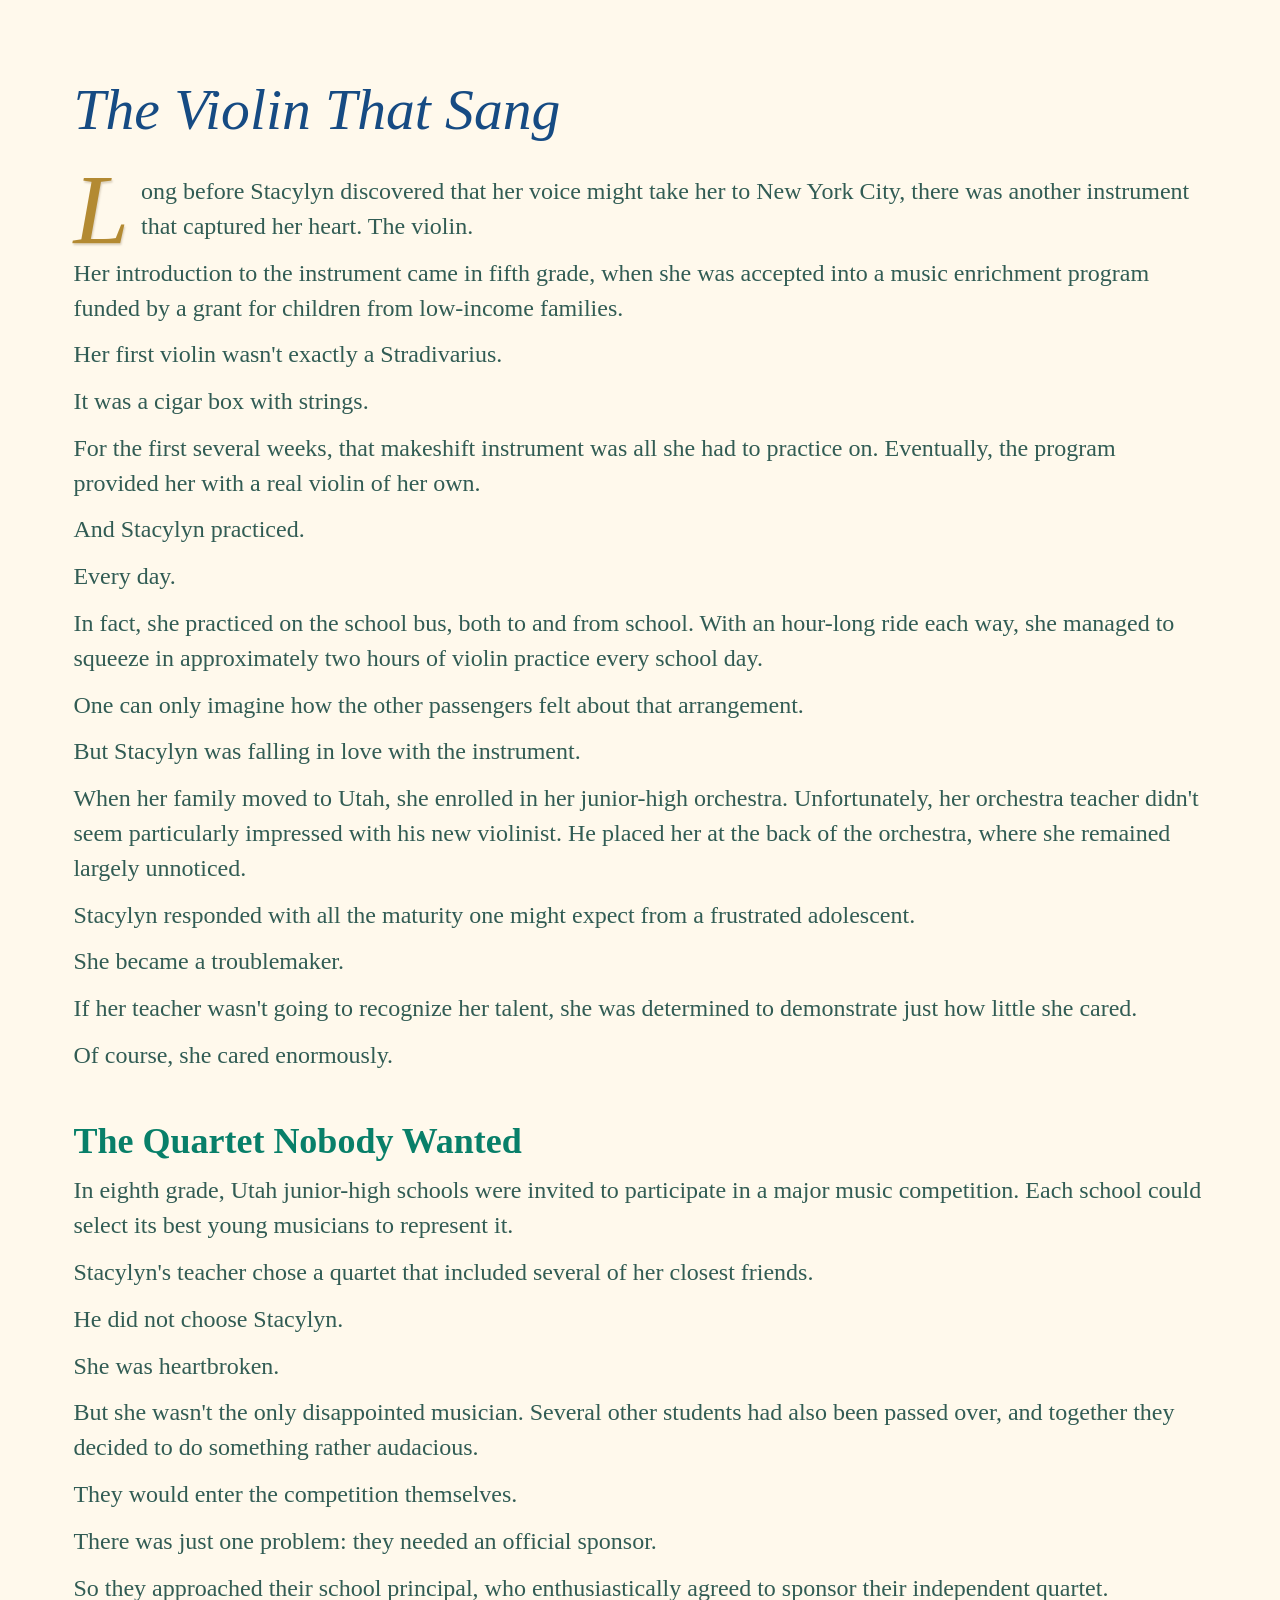
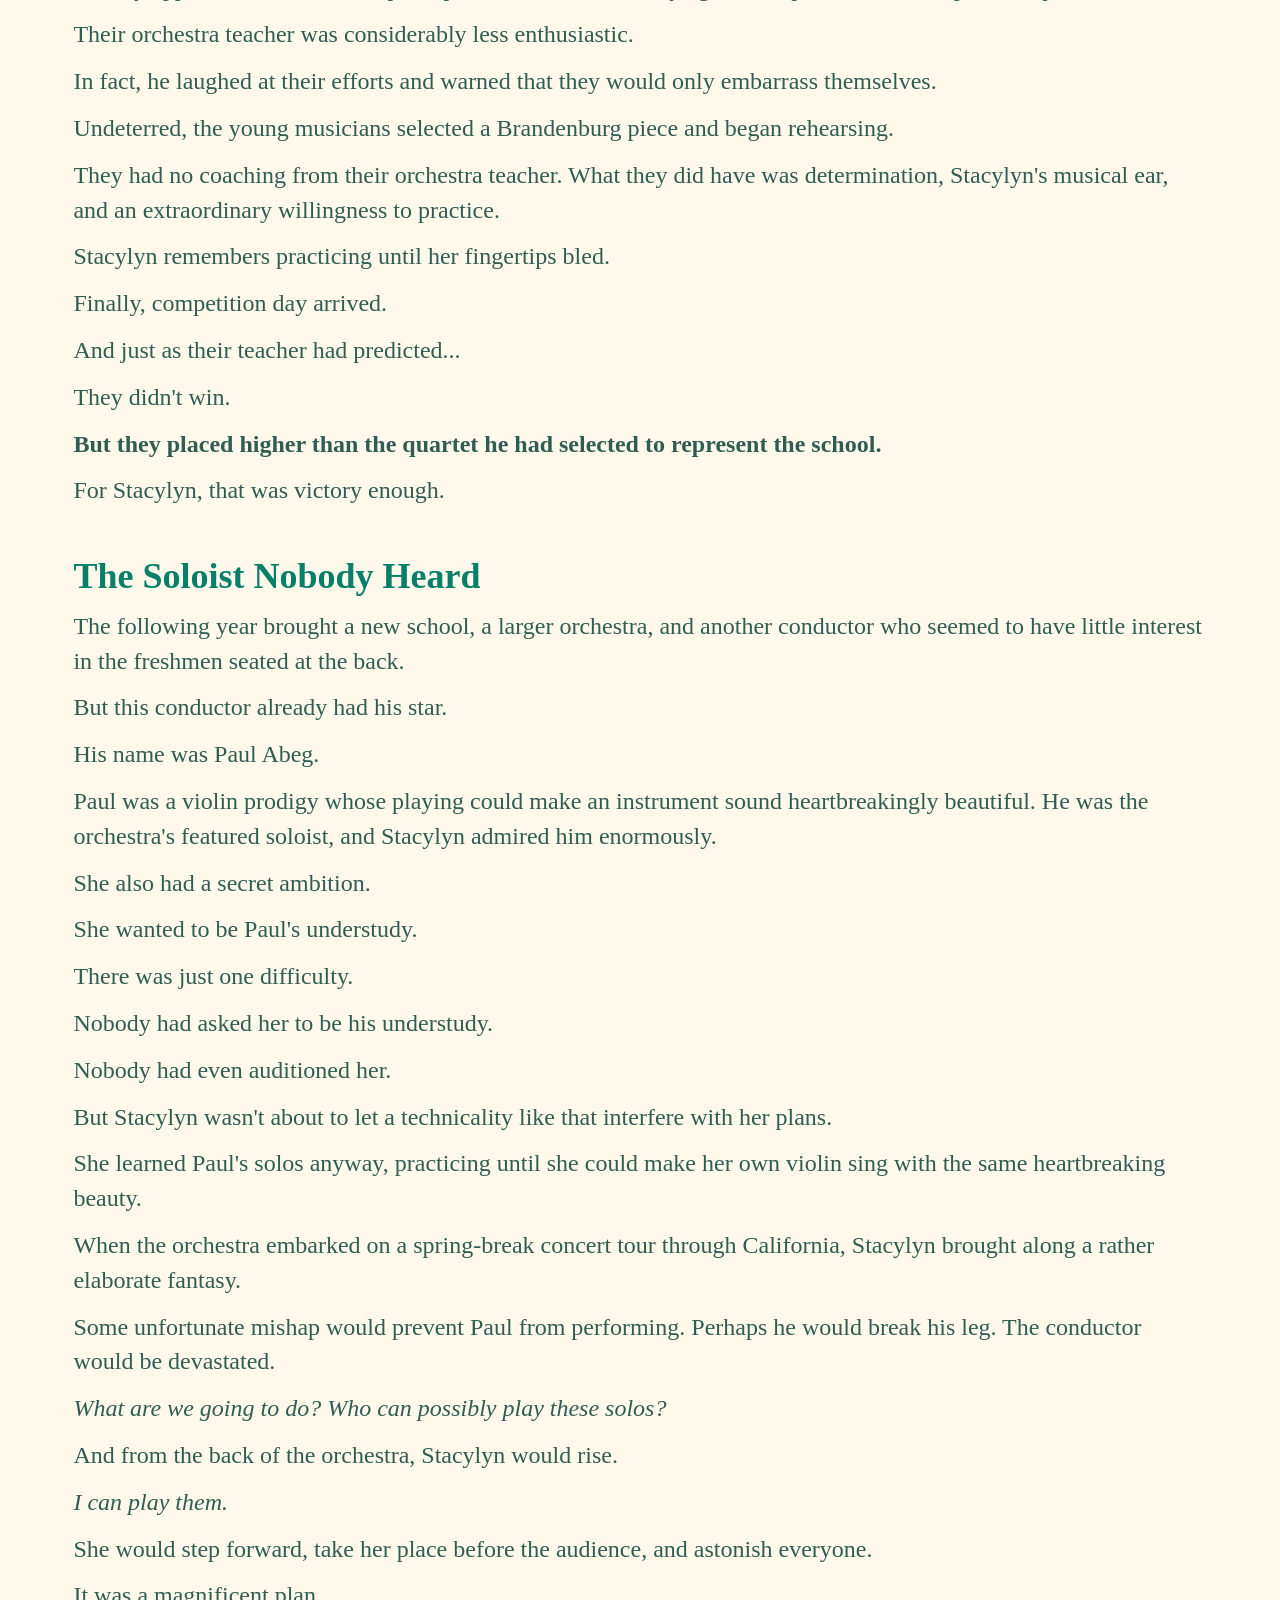
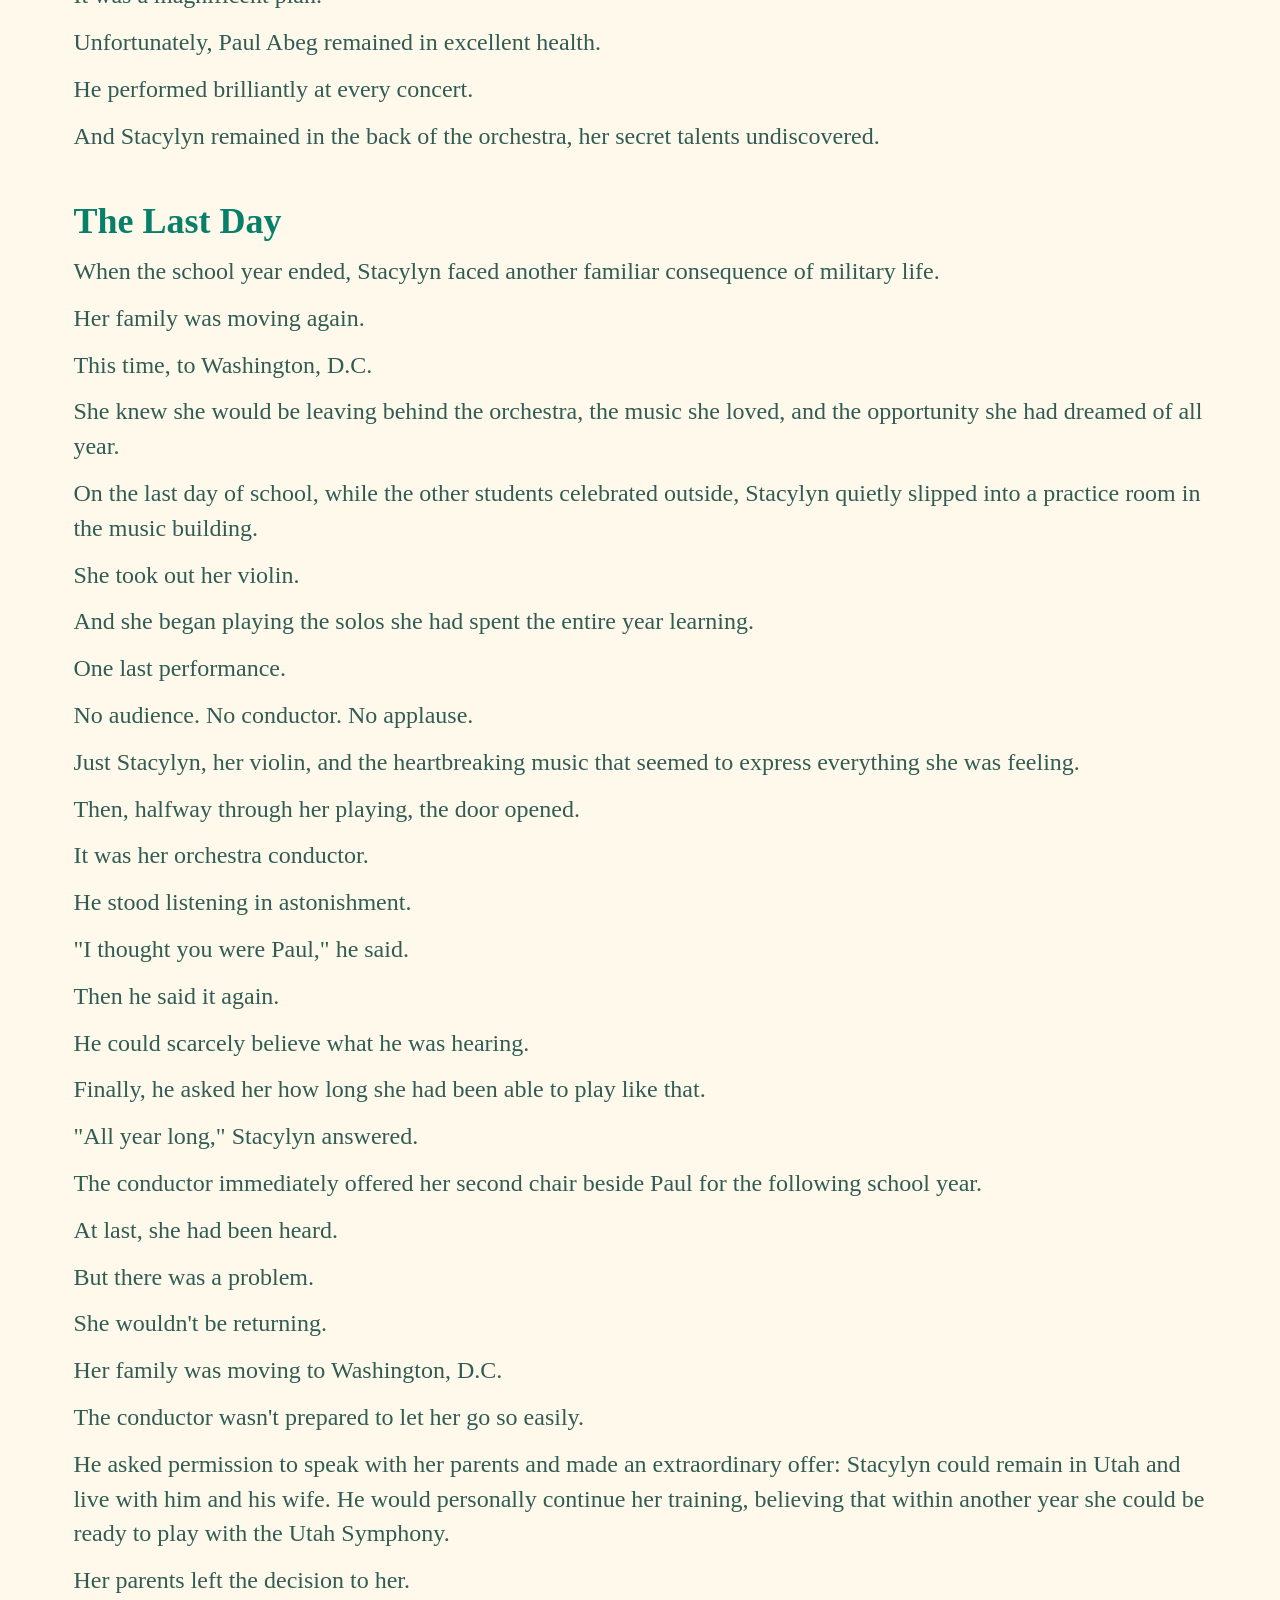
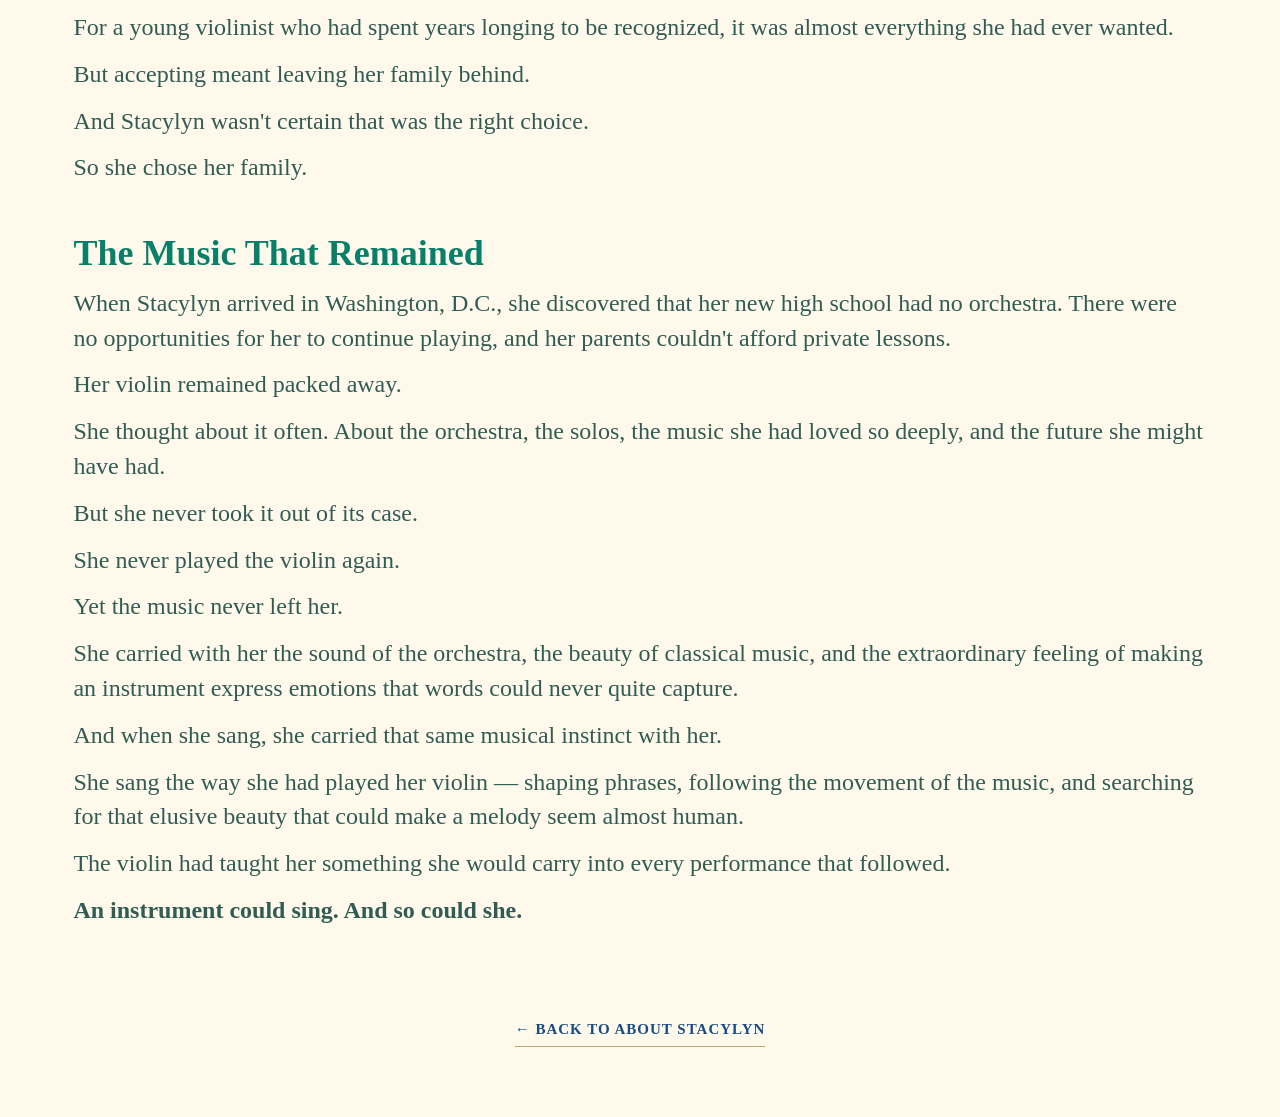
<file: violin_singing.html>
<!DOCTYPE html>
<html lang="en">
<head>
    <meta charset="UTF-8">
    <meta name="viewport" content="width=device-width, initial-scale=1.0">

    <title>The Violin That Sang | Stacylyn Bennett-Burnett</title>

    <link rel="stylesheet" href="style.css">
</head>

<body class="about-page">

<main class="about-story">

    <h2>The Violin That Sang</h2>

    <p>Long before Stacylyn discovered that her voice might take her to New York City, there was another instrument that captured her heart. The violin.</p>

    <p>Her introduction to the instrument came in fifth grade, when she was accepted into a music enrichment program funded by a grant for children from low-income families.</p>

    <p>Her first violin wasn't exactly a Stradivarius.</p>

    <p>It was a cigar box with strings.</p>

    <p>For the first several weeks, that makeshift instrument was all she had to practice on. Eventually, the program provided her with a real violin of her own.</p>

    <p>And Stacylyn practiced.</p>

    <p>Every day.</p>

    <p>In fact, she practiced on the school bus, both to and from school. With an hour-long ride each way, she managed to squeeze in approximately two hours of violin practice every school day.</p>

    <p>One can only imagine how the other passengers felt about that arrangement.</p>

    <p>But Stacylyn was falling in love with the instrument.</p>

    <p>When her family moved to Utah, she enrolled in her junior-high orchestra. Unfortunately, her orchestra teacher didn't seem particularly impressed with his new violinist. He placed her at the back of the orchestra, where she remained largely unnoticed.</p>

    <p>Stacylyn responded with all the maturity one might expect from a frustrated adolescent.</p>

    <p>She became a troublemaker.</p>

    <p>If her teacher wasn't going to recognize her talent, she was determined to demonstrate just how little she cared.</p>

    <p>Of course, she cared enormously.</p>

    <h3>The Quartet Nobody Wanted</h3>

    <p>In eighth grade, Utah junior-high schools were invited to participate in a major music competition. Each school could select its best young musicians to represent it.</p>

    <p>Stacylyn's teacher chose a quartet that included several of her closest friends.</p>

    <p>He did not choose Stacylyn.</p>

    <p>She was heartbroken.</p>

    <p>But she wasn't the only disappointed musician. Several other students had also been passed over, and together they decided to do something rather audacious.</p>

    <p>They would enter the competition themselves.</p>

    <p>There was just one problem: they needed an official sponsor.</p>

    <p>So they approached their school principal, who enthusiastically agreed to sponsor their independent quartet.</p>

    <p>Their orchestra teacher was considerably less enthusiastic.</p>

    <p>In fact, he laughed at their efforts and warned that they would only embarrass themselves.</p>

    <p>Undeterred, the young musicians selected a Brandenburg piece and began rehearsing.</p>

    <p>They had no coaching from their orchestra teacher. What they did have was determination, Stacylyn's musical ear, and an extraordinary willingness to practice.</p>

    <p>Stacylyn remembers practicing until her fingertips bled.</p>

    <p>Finally, competition day arrived.</p>

    <p>And just as their teacher had predicted...</p>

    <p>They didn't win.</p>

    <p><strong>But they placed higher than the quartet he had selected to represent the school.</strong></p>

    <p>For Stacylyn, that was victory enough.</p>

    <h3>The Soloist Nobody Heard</h3>

    <p>The following year brought a new school, a larger orchestra, and another conductor who seemed to have little interest in the freshmen seated at the back.</p>

    <p>But this conductor already had his star.</p>

    <p>His name was Paul Abeg.</p>

    <p>Paul was a violin prodigy whose playing could make an instrument sound heartbreakingly beautiful. He was the orchestra's featured soloist, and Stacylyn admired him enormously.</p>

    <p>She also had a secret ambition.</p>

    <p>She wanted to be Paul's understudy.</p>

    <p>There was just one difficulty.</p>

    <p>Nobody had asked her to be his understudy.</p>

    <p>Nobody had even auditioned her.</p>

    <p>But Stacylyn wasn't about to let a technicality like that interfere with her plans.</p>

    <p>She learned Paul's solos anyway, practicing until she could make her own violin sing with the same heartbreaking beauty.</p>

    <p>When the orchestra embarked on a spring-break concert tour through California, Stacylyn brought along a rather elaborate fantasy.</p>

    <p>Some unfortunate mishap would prevent Paul from performing. Perhaps he would break his leg. The conductor would be devastated.</p>

    <p><em>What are we going to do? Who can possibly play these solos?</em></p>

    <p>And from the back of the orchestra, Stacylyn would rise.</p>

    <p><em>I can play them.</em></p>

    <p>She would step forward, take her place before the audience, and astonish everyone.</p>

    <p>It was a magnificent plan.</p>

    <p>Unfortunately, Paul Abeg remained in excellent health.</p>

    <p>He performed brilliantly at every concert.</p>

    <p>And Stacylyn remained in the back of the orchestra, her secret talents undiscovered.</p>

    <h3>The Last Day</h3>

    <p>When the school year ended, Stacylyn faced another familiar consequence of military life.</p>

    <p>Her family was moving again.</p>

    <p>This time, to Washington, D.C.</p>

    <p>She knew she would be leaving behind the orchestra, the music she loved, and the opportunity she had dreamed of all year.</p>

    <p>On the last day of school, while the other students celebrated outside, Stacylyn quietly slipped into a practice room in the music building.</p>

    <p>She took out her violin.</p>

    <p>And she began playing the solos she had spent the entire year learning.</p>

    <p>One last performance.</p>

    <p>No audience. No conductor. No applause.</p>

    <p>Just Stacylyn, her violin, and the heartbreaking music that seemed to express everything she was feeling.</p>

    <p>Then, halfway through her playing, the door opened.</p>

    <p>It was her orchestra conductor.</p>

    <p>He stood listening in astonishment.</p>

    <p>"I thought you were Paul," he said.</p>

    <p>Then he said it again.</p>

    <p>He could scarcely believe what he was hearing.</p>

    <p>Finally, he asked her how long she had been able to play like that.</p>

    <p>"All year long," Stacylyn answered.</p>

    <p>The conductor immediately offered her second chair beside Paul for the following school year.</p>

    <p>At last, she had been heard.</p>

    <p>But there was a problem.</p>

    <p>She wouldn't be returning.</p>

    <p>Her family was moving to Washington, D.C.</p>

    <p>The conductor wasn't prepared to let her go so easily.</p>

    <p>He asked permission to speak with her parents and made an extraordinary offer: Stacylyn could remain in Utah and live with him and his wife. He would personally continue her training, believing that within another year she could be ready to play with the Utah Symphony.</p>

    <p>Her parents left the decision to her.</p>

    <p>For a young violinist who had spent years longing to be recognized, it was almost everything she had ever wanted.</p>

    <p>But accepting meant leaving her family behind.</p>

    <p>And Stacylyn wasn't certain that was the right choice.</p>

    <p>So she chose her family.</p>

    <h3>The Music That Remained</h3>

    <p>When Stacylyn arrived in Washington, D.C., she discovered that her new high school had no orchestra. There were no opportunities for her to continue playing, and her parents couldn't afford private lessons.</p>

    <p>Her violin remained packed away.</p>

    <p>She thought about it often. About the orchestra, the solos, the music she had loved so deeply, and the future she might have had.</p>

    <p>But she never took it out of its case.</p>

    <p>She never played the violin again.</p>

    <p>Yet the music never left her.</p>

    <p>She carried with her the sound of the orchestra, the beauty of classical music, and the extraordinary feeling of making an instrument express emotions that words could never quite capture.</p>

    <p>And when she sang, she carried that same musical instinct with her.</p>

    <p>She sang the way she had played her violin — shaping phrases, following the movement of the music, and searching for that elusive beauty that could make a melody seem almost human.</p>

    <p>The violin had taught her something she would carry into every performance that followed.</p>

    <p><strong>An instrument could sing. And so could she.</strong></p>

</main>

<div class="about-story-navigation">
    <a href="about.html">← BACK TO ABOUT STACYLYN</a>
</div>

</body>
</html>
</file>
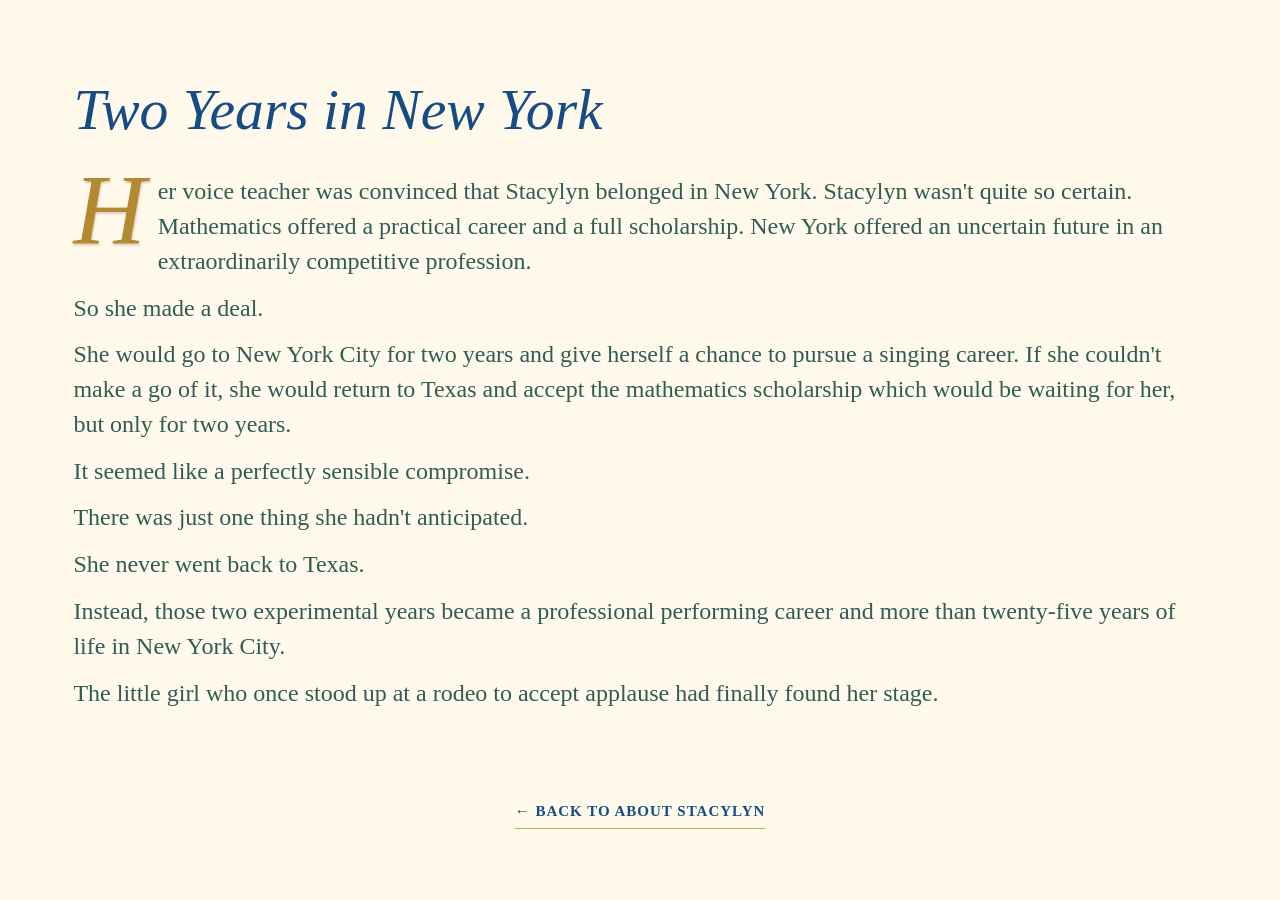
<file: years_in_NYC.html>
<!DOCTYPE html>
<html lang="en">
<head>
    <meta charset="UTF-8">
    <meta name="viewport" content="width=device-width, initial-scale=1.0">

    <title>Two Years in New York | Stacylyn Bennett-Burnett</title>

    <link rel="stylesheet" href="style.css">
</head>

<body class="about-page">

<main class="about-story">

    <h2>Two Years in New York</h2>

    <p>Her voice teacher was convinced that Stacylyn belonged in New York. Stacylyn wasn't quite so certain. Mathematics offered a practical career and a full scholarship. New York offered an uncertain future in an extraordinarily competitive profession.</p>

    <p>So she made a deal.</p>

    <p>She would go to New York City for two years and give herself a chance to pursue a singing career. If she couldn't make a go of it, she would return to Texas and accept the mathematics scholarship which would be waiting for her, but only for two years.</p>

    <p>It seemed like a perfectly sensible compromise.</p>

    <p>There was just one thing she hadn't anticipated.</p>

    <p>She never went back to Texas.</p>

    <p>Instead, those two experimental years became a professional performing career and more than twenty-five years of life in New York City.</p>

    <p>The little girl who once stood up at a rodeo to accept applause had finally found her stage.</p>

</main>

<div class="about-story-navigation">
    <a href="about.html">← BACK TO ABOUT STACYLYN</a>
</div>

</body>
</html>
</file>
<file: style.css>
/* ===========================================
GENERAL WEBSITE STYLYING
Used for all pages
=============================================*/

html {scroll-behavior: smooth;}

body {
    margin: 0;
    background: #160806;
    color: #f8e1ae;
    font-family: 'playfair Display', Georgia, serif;
}

header {
    position: absolute;
    top: 0;
    width: 100%;
    z-index: 10;
}
    
nav {
    display: flex;
    justify-content: center;
    flex-wrap: wrap;
    gap: 24px;
    padding: 18px;
    background: rgba(15, 6, 4, 0.82);
}

nav a {
    color: white;
    text-decoration: none;
    font-family: 'Libre Caslon Text', Georgia, serif;
    font-size: 15px;
    text-decoration: none;
    transition: color 0.3s ease,
                text-shadow 0.3s ease;
}

nav a:hover,
nav a:focus-visible {
    color: #F5D58A;
    text-shadow:
        0 5px 5px rgba(255, 190, 65, 0.45),
        0 9px 12px rgba(255, 175, 40, 0.25);
}

/* ===========================================
   SHARED - BACK TO MAIN PAGE BUTTON
   Used on all website pages
   =========================================== */

.back-home {
    display: block;
    width: fit-content;
    margin: 70px auto 40px;
    padding: 15px 30px;
    background-color: #301515;
    border: 2px solid #b99355;
    border-radius: 5px;
    color: #f5d9a0;
    font-family: 'Playfair Display', Georgia, serif;
    font-size: 18px;
    text-align: center;
    text-decoration: none;
    transition: background-color 0.3s ease;
}

.back-home:hover {
    background-color: #b99355;
    color: #1a0909;
    text-decoration: none;
}


/* ===========================================
Primarily the MAIN PAGE - HOMEPAGE
Red carpet, signature, buttons, photo tiles 
=============================================*/

.hero {
    min-height: 100vh;
    background-image:
        linear-gradient(
            90deg,
            transparent 35%,
            rgba(0,0,0,.45) 100%
            ),
            url("red-carpet.jpg");
        background-size: cover;
        background-position: center;
        background-repeat: no-repeat;
        position: relative;
        display: flex;
        flex-direction: column;
        justify-content: space-between;
        align-items: flex-end;
        padding: 140px 5% 35px;
}

.hero-content {
    width: 49%;
    text-align: center;
}

h1 {
    font-size: clamp(42px, 6vw, 90px);
    font-weight: normal;
    margin: 0;
}

.hero-content h2 {
    color: white;
    font-size: 17px;
    font-weight: normal;
    letter-spacing: 3px;
}

.hero-content p {
    font-size: 23px;
    font-style: italic;
    line-height: 1.5;
}

.signature {
    font-family: 'Herr Von Muellerhoff', cursive;
    font-size: clamp(100px, 12vw, 140px);
    font-weight: normal;
    color: #f5cf87;
    line-height: 1.2;
    margin-top: -10px;
    margin-bottom: 15px;
}

.buttons {
    display: flex;
    justify-content: center;
    flex-wrap: wrap;
    gap: 15px;
}

.buttons a {
    padding: 15px 24px;
    border: 1px solid #f5cf87;
    color: #f5cf87;
    background: rgba(0,0,0,.5);
    text-decoration: none;
}

.portfolio {
    display: grid;
    grid-template-columns: repeat(4, 1fr);
    gap: 18px;
    width: 100%;
    margin-top: 65px;
}

.tile {
    min-height: 175px;
    display: flex;
    align-items: flex-end;
    justify-content: center;
    padding: 18px 8px;
    border: 1px solid #d9b76c;
    color: white;
    font-size: 21px;
    text-decoration: none;
    text-align: center;
    background:
        linear-gradient(transparent, rgba(0,0,0,.9)), #4b2017;
}

.tile:hover {
    border-color: white;
    transform: translateY(-3px);
}

.details {
    padding: 70px 10%;
    min-height: 240px;
    border-top: 1px solid #61442b;
}

@media (max-width: 750px) {
    .hero {
        padding-top: 180px;
        background-position: 35% center;
    }

.hero-content {
    width: 100%;
    margin-top: 350px;
    background: rgba(0,0,0,.65);
    padding: 20px;
    }

.portfolio {
    grid-template-columns: repeat(2, 1fr);
    }
}

.tile.film {
    background-image: 
        linear-gradient(
                to top, 
                rgba(0,0,0,0.8),
                transparent),
        url("Film.jpg");

    background-size: cover;
    background-position: center;
    background-repeat: no-repeat;
}

.tile.opera {
    background-image: 
        linear-gradient(
                to top, 
                rgba(0,0,0,0.8),
                transparent),
        url("Opera.jpg");

    background-size: cover;
    background-position: center;
    background-repeat: no-repeat;
}

.tile.concerts {
    background-image: 
        linear-gradient(
                to top, 
                rgba(0,0,0,0.8),
                transparent),
        url("Concerts.jpg");

    background-size: cover;
    background-position: center;
    background-repeat: no-repeat;
}


.tile.theater {
    background-image: 
        linear-gradient(
                to top, 
                rgba(0,0,0,0.8),
                transparent),
        url("Stage.jpg");

    background-size: cover;
    background-position: center;
    background-repeat: no-repeat;
}

/* Hollywood Paparazzi Camera Flashes */
.paparazzi-flashes {
    position: fixed;
    inset: 0;
    pointer-events: none;
    z-index: 9999;
    overflow: hidden;
    animation: paparazzi-finish 0s 10s forwards;
}

/* Individual camera flashes */
.camera-flash {
    position: absolute;
    width: 450px;
    height: 450px;
    border-radius: 50%;
    opacity: 0;

    background: radial-gradient(
        circle,
        rgba(255, 255, 255, 0.9) 0%,
        rgba(255, 255, 255, 0.35) 20%,
        rgba(255, 255, 255, 0) 70%
    );

    animation:  camera-pop 0.45s ease-out both;
}

/* Flash positions and timing */
.flash-1 {
    top: 15%;
    right: 20%;
    animation-delay: 0.3s;
}
.flash-2 {
    bottom: 20%;
    right: 10%;
    animation-delay: 0.7s;
}
.flash-3 {
    bottom: 40%;
    right: -5%;
    animation-delay: 0.8s;
}
.flash-4 {
    top: 5%;
    right: 50%;
    animation-delay: 1s;
}
.flash-5 {
    top: 15%;
    left: -20%;
    animation-delay: 1.3s;
}
.flash-6 {
    top: 20%;
    left: 10%;
    animation-delay: 1.4s;
}
.flash-7 {
    top: 60%;
    right: 0%;
    animation-delay: 1.7s;
}
.flash-8 {
    bottom: 60%;
    right: 50%;
    animation-delay: 2.1s;
}
.flash-9 {
    top: 10%;
    left: 0%;
    animation-delay: 2.3s;
}
.flash-10 {
    bottom: 10%;
    left: 0%;
    animation-delay: 2.5s;
}
.flash-11 {
    top: 0%;
    left: -20%;
    animation-delay: 2.6s;
}

/* Quick camera flash */
@keyframes camera-pop {
    0% {opacity: 0;
        transform: scale(0.5);
    }
    10% {opacity: 1;
        transform: scale(1);
    }
    30% {opacity: 0.7;
    }
    100% {opacity: 0;
        transform: scale(1.4);
    }
}

/* Hide the flash overlay after the animation */
@keyframes paparazzi-finish {
    to {
        visibility: hidden;
    }
}

/* Respect reduced-motion preferences */
@media (prefers-reduced-motion: reduce) {
    .paparazzi-flashes {
        display: none;
    }
}

/* Repeat the same flashes 6 seconds later */
.repeat-flash.flash-1 { animation-delay: 6.3s; }
.repeat-flash.flash-2 { animation-delay: 6.7s; }
.repeat-flash.flash-3 { animation-delay: 6.8s; }
.repeat-flash.flash-4 { animation-delay: 7s; }
.repeat-flash.flash-5 { animation-delay: 7.3s; }
.repeat-flash.flash-6 { animation-delay: 7.4s; }
.repeat-flash.flash-7 { animation-delay: 7.7s; }
.repeat-flash.flash-8 { animation-delay: 8.1s; }
.repeat-flash.flash-9 { animation-delay: 8.3s; }
.repeat-flash.flash-10 { animation-delay: 8.5s; }
.repeat-flash.flash-11 { animation-delay: 8.6s; }


/* ===========================================
PHOTO GALLERIES - SHARED LIGHTBOX
Used by ALL production photo galleries in pages
==============================================*/

/* Dark overlay covering the entire screen */
.photo-lightbox {
    display: none;
    position: fixed;
    inset: 0;
    z-index: 10000;
    background-color: rgba(0,0,0,.94);
    align-items: center;
    justify-content: center;
    flex-direction: column;
    padding: 55px 70px;
    box-sizing: border-box;
}

/* Show the Lightbox when opened */
.photo-lightbox.is-open {
    display: flex;
}

/* Full-size photograph */
.photo-lightbox-image {
    display: block;
    max-width: 100%;
    max-height: 75vh;
    width: auto;
    height: auto;
    object-fit: contain;
    border: 3px solid #C8A45B;
    border-radius: 4px;
}

/* Photograph caption */
.photo-lightbox-caption {
    margin-top: 18px;
    color: #F3D9A5;
    font-family: 'Libre Caslon Text', Georgia, serif;
    font-size: 17px;
    text-align: center;
    line-height: 1.5;
}

/* Photograph counter */
.photo-lightbox-counter {
    margin-top: 10px;
    color: #D9B76C;
    font-family: Georgia, serif;
    font-size: 14px;
    letter-spacing: 1px;
}

/* Close button */
.photo-lightbox-close {
    position: absolute;
    top: 15px;
    right: 25px;
    border: none;
    background: transparent;
    color: #F3D9A5;
    font-size: 42px;
    cursor: pointer;
}

/* Previous and Next arrows */
.photo-lightbox-prev,
.photo-lightbox-next {
    position: absolute;
    top: 50%;
    transform: translateY(-50%);
    border: none;
    background: rgba(40, 15, 12, 0.65);
    color: #F3D9A5;
    font-size: 45px;
    padding: 12px 18px;
    cursor: pointer;
    border-radius: 5px;
}

.photo-lightbox-prev {
    left: 15px;
}

.photo-lightbox-next {
    right: 15px;
}

/* Hover effects */
.photo-lightbox-close:hover,
.photo-lightbox-prev:hover,
.photo-lightbox-next:hover {
    color: white;
}

/* Prevent page scrolling while Lightbox is open */
body.lightbox-open {
    overflow: hidden;
}

/* Mobile adjustments */
@media (max-width: 600px) {
    .photo-lightbox {
        padding: 60px 45px;
    }

    .photo-lightbox-image {
        max-height: 65vh;
    }

    .photo-lightbox-prev,
    .photo-lightbox-next {
        font-size: 28px;
        padding: 10px;
    }

    .photo-lightbox-prev {
        left: 5px;
    }

    .photo-lightbox-next {
        right: 5px;
    }

    .photo-lightbox-caption {
        font-size: 14px;
    }
}


/* ===========================================
This is for the FILM & TELEVISION page
Movie posters, Photos, Descriptions, and links
=============================================*/

.film-page {
    background: #1a0909;
    background-image: url(Photo/mp_film-theater-background.png);
    background-position: center top;
    background-size: 100% auto;
    background-repeat: no-repeat;
    color: #f5d9a0;
}

.film-main {
    padding: 70px 7% 70px;
}

.film-intro {
    text-align: center;
    padding: 40px 10px;
    border-bottom: 1px solid #b99355;
}

/* Styling only the main Film heading */
.film-intro h1 {
    font-size: clamp(36px, 5vw, 72px);
    font-weight: 570;
    letter-spacing: 4px;
}

/* Styling my name */
.film-intro h2 {
    font-size: 50px;
    font-weight: 700;
    color: white;
}

/* Styling my introductory sentence */
.film-intro p {
    font-size: 19px;
    font-style: italic;
}

/* Styling my featured productions area */
.film-projects {
    padding: 50px 0;
    text-align: center;
}


/* -------------------------------------
POSTER GALLERIES (Film & Television) 
---------------------------------------*/

/* Style the Film and TV section headings */
.film-projects h2,
.tv-projects h2 {
    font-size: 40px;
    font-weight: normal;
    color: #f5d9a0;
    text-align: center;
}

/* Add spacing between sections / Styling the TV Production section */
.tv-projects {
    padding: 100px 0 50px;
}

/* Arrange posters into responsive columns */
.film-gallery {
    display: grid;
    grid-template-columns: repeat(auto-fit, minmax(180px, 1fr));
    gap: 30px;
    margin-top: 40px;
}

/* Control the size and proportions of each poster */
.film-card img {
    width: 100%;
    height: 300px;
    object-fit: contain;
}

/* Style the titles beneath each poster */
.film-card h3 {
    font-size: 18px;
    font-weight: normal;
    color: #f5d9a0;
    text-align: center;
}

/* Makes style clickable without the underline */
.film-card a {
    color: inherit;
    text-decoration: none;
}

/* ===========================================
   FILM & TELEVISION - ACTING REEL
   =========================================== */

/* Acting Reel Section */
.acting-reel {
    text-align: center;
    margin-top: 90px;
    padding: 70px 5% 100px;
    border-top: 1px solid #b99355;
}

/* Acting Reel Heading */
.acting-reel h2 {
    font-family: 'Playfair Display', Georgia, serif;
    font-size: clamp(32px, 4vw, 48px);
    font-weight: normal;
    color: #f5d9a0;
    margin: 0 0 40px;
}

/* Video Frame */
.reel-video {
    width: 100%;
    max-width: 1000px;
    aspect-ratio: 16 / 9;
    margin: 0 auto;
    border: 3px solid #b99355;
    border-radius: 5px;
    box-sizing: border-box;
    overflow: hidden;
}

/* Embedded YouTube Video */
.reel-video iframe {
    display: block;
    width: 100%;
    height: 100%;
    border: none;
}

/* YouTube Link */
.acting-reel p {
    margin-top: 25px;
}

.acting-reel a {
    color: #f5d9a0;
    font-size: 18px;
    text-decoration: none;
}

.acting-reel a:hover {
    color: white;
    text-decoration: underline;
}



/* ===========================================
   Each Individual FILM PRODUCTION Pages
   Photos, Behind the Scenes, and Film Links
=========================================== */

/* Background and Text COLORS */
.production-page {
    background-color: #1a0909;
    background-image: url(Photo/mp_film-theater-background.png);
    background-position: center top;
    background-size: 100% auto;
    background-repeat: no-repeat;
    color:#f5d9a0;
}

/* Individual "Film Mainpage" SPACING */
.production-main {
    padding: 70px 7%;
}

/* Film title and year */
.production-intro {
    text-align: center;
    padding: 40px 10px;
    border-bottom: 1px solid #b99355;
}

.production-intro h1 {
    font-size: clamp(36px, 5vw, 72px);
    font-weight: 570;
    letter-spacing: 4px;
}

.production-intro p {
    font-size: 19px;
    font-style: italic;
}

/* Arrange photos & blog into two columns */
.production-content {
    display: grid;
    grid-template-columns: 1fr 1fr;
    gap: 50px;
    margin-top: 60px;
}

/* Style the column headings */
.production-photos h2,
.production-blog h2 {
    font-size: 30px;
    font-weight: normal;
    text-align: center;
    margin-bottom: 30px;
}

.production-blog h3 {
    font-size: 30px;
    font-weight: 570;
    text-align: center;
    margin-bottom: 30px;
}

.production-blog h4 {
    font-size: 23px;
    font-weight: bold;
    color: white;
    margin-top: 30px;
    margin-bottom: 15px;
}
.production-blog h5 {
    font-size: 18px;
    font-weight: normal;
    color: rgb(238, 228, 213);
    text-align: center;
    margin-top: 10px;
    margin-bottom: 25px;
}

/* Arrange photographs into a grid */
.photo-gallery {
    display: grid;
    grid-template-columns: repeat(2, minmax(0, 1fr));
    gap: 15px;
}

/* Style each photograph */
.photo-gallery img {
    display: block;
    width: 100%;
    height: 300px;
    object-fit: cover;
    object-position: center top;
    border: 1px solid #b99355;
    border-radius: 5px;
    cursor: pointer;
    box-sizing: border-box;
}

/* CITY OF SALT - LIGHTBOX PHOTO BUTTONS */
.photo-gallery .lightbox-trigger {
    display: block;
    width: 100%;
    padding: 0;
    margin: 0;
    border: none;
    background: transparent;
    cursor: pointer;
    box-sizing: border-box;
    transition: transform 0.3s ease;
}

/* CITY OF SALT - SMALL PHOTO NUMBERS */
.photo-gallery {
    counter-reset: photo-number;
}

.photo-gallery .lightbox-trigger {
    position: relative;
    counter-increment: photo-number;
}

.photo-gallery .lightbox-trigger::before {
    content: counter(photo-number, decimal-leading-zero);
    position: absolute;
    top: 5px;
    left: 5px;
    z-index: 1;
    padding: 3px 5px;
    background: rgba(26, 9, 9, 0.65);
    color: #F3D9A5;
    font-family: Georgia, serif;
    font-size: 11px;
    line-height: 1;
    border-radius: 2px;
    pointer-events: none;
}

/* Slight enlargement when hovering over photos */
.photo-gallery .lightbox-trigger:hover {
    transform: scale(1.03);
}

/* Keep photographs within their buttons */
.photo-gallery .lightbox-trigger img {
    width: 100%;
}

/* Behind the Scenes blog title style */
.production-blog h3 {
    font-size: 23px;
    color: white;
    margin-bottom: 20px;
}

/* Blog paragraph style */
.production-blog p {
    font-size: 18px;
    line-height: 1.8;
    margin-bottom: 20px;
}

/* Gold Photo links in "Behind-the-scenes" articles */
.production-blog a.photo-reference,
.production-blog a.photo-reference:visited {
    color: #f0dfbc;
    font-weight: bold;
    text-decoration: underline;
    text-underline-offset: 3px;
}

/* Turn ivory when hovering over photo link */
.production-blog a.photo-reference:hover {
    color: #FFFFFF;
}

/* Watch Film section */
.production-video {
    text-align: center;
    margin-top: 90px;
    padding-top: 40px;
    border-top: 1px solid #b99355;
}

.production-video h2 {
    font-size: 32px;
    margin-bottom: 25px;
}

/* Watch Clip Film Button  */
.watch-button {
    display: inline-block;
    padding: 15px 30px;
    margin-top: 15px;
    border: 1px solid #b99355;
    color: #f5d9a0;
    background-color: #301515;
    text-decoration: none;
    font-size: 20px;
    border-radius: 5px;
}

/* Button changes when hovered over */
.watch-button:hover {
    background-color: #b99355;
    color: #1a0909;
}

/* Back to Film & Television link */
.production-back {
    text-align: center;
    margin-top: 60px;
}

.production-back a {
    color: #f5d9a0;
    text-decoration: none;
}

/* Stack the columns on smaller screens */
@media (max-width: 768px) {
    .production-content {
        grid-template-columns: 1fr;
        gap: 40px;
    }
}


/* ===========================================
This is for the OPERA page
Opera posters, Photos, Descriptions, 
Opera mp4 video links and Music mp3 uploads
=============================================*/

/* OPERA PAGE - Colors & Default Font */
.opera-page {
    background-color: #F3D9A5;
    color: #571B16;
    font-family: 'Libre Caslon Text', serif;
}

/* OPERA PAGE - Background Image */
.opera-intro {
    background-image:
        radial-gradient(
            circle 300px at 48% 20%,
            rgba(246, 245, 232, 0.95) 40%,
            rgba(250, 246, 223, 0.55) 70%,
            rgba(255, 240, 190, 0) 100%
        ),
        radial-gradient(
            circle 400px at 60% 40%,
            rgba(246, 245, 232, 0.95) 40%,
            rgba(250, 246, 223, 0.55) 70%,
            rgba(255, 240, 190, 0) 100%
        ),
        radial-gradient(
            circle 300px at 35% 40%,
            rgba(246, 245, 232, 0.95) 40%,
            rgba(250, 246, 223, 0.55) 70%,
            rgba(255, 240, 190, 0) 100%
        ),
        /* Champagne fade toward the bottom */
        linear-gradient(
            to bottom,
            rgba(243, 217, 165, 0.10) 0%,
            rgba(243, 217, 165, 0.35) 40%,
            rgba(243, 217, 165, 0.75) 75%,
            rgba(243, 217, 165, 1) 100%
        ),
        url("Photo/op_Golden_Opera_House.png");

    background-size: cover;
    background-position: center top;
    background-repeat: no-repeat;
    min-height: 900px;
    padding: 100px 5% 50px;
    box-sizing: border-box;
    text-align: center;
}

/* OPERA TITLE */
.opera-intro h1 {
    color: #380d09;
    font-family: 'Cinzel', serif;
    font-size: clamp(85px, 11vw, 120px);
    font-weight: 600;
    letter-spacing: 6px;
    margin-bottom: 0;
}

/* Gold Ornamental Divider image */
.opera-ornament {
    display: block;
    width: 350px;
    max-width: 80%;
    height: auto;
    margin: -45px auto -30px;
}

/* STACYLYN BENNETT - Name Title */
.opera-intro h2 {
    color: #070202;
    font-family: 'Libre Caslon Text', serif;
    font-size: 55px;
    font-weight: 500;
    margin-top: 0px;
    margin-bottom: 15px;
}

/* Introductory Sentence */
.opera-intro p {
    color: #380d09;
    font-family: 'Libre Caslon Text', serif;
    font-size: 28px;
    font-style: italic;
    margin-top: 0px;
}

/* Gold LINE Divider image */
.opera-border {
    display: block;
    width: 105%;
    height: 150px;
    object-fit: fill;
    margin: -50px 0 0 -2.5%;
}

/* FEATURED OPERA PRODUCTIONS - Heading and Lines */
.opera-featured-heading {
    display: grid;
    grid-template-columns: 1fr auto 1fr;
    align-items: center;
    gap: 25px;
    width: 100%;
    margin-top: 0px;
}

/* Gold Half-Lines */
.opera-half-line {
    display: block;
    width: 70%;
    height: 35px;
    object-fit: fill;
    justify-self: center;
}

/* Featured Opera Productions Title */
.opera-featured-heading h2 {
    color: #571B16;
    font-family: 'Libre Caslon Text', serif;
    font-size: clamp(28px, 4vw, 55px);
    margin: 0;
    white-space: nowrap;
}

/* ----------------------------------------
OPERA PRODUCTION PHOTO GALLERY
------------------------------------------- */

/* Gallery - 5 buttons per row */
.opera-gallery {
    display: grid;
    grid-template-columns: repeat(5, minmax(0, 1fr));
    gap: 30px 20px;
    width: 100%;
    max-width: 1400px;
    margin: 35px auto 80px;
}

/* Individual Opera Buttons - Gold Frame */
.opera-tile {
    display: block;
    min-width: 0;
    background-color: #E8CE95;
    border: 3px solid #C8A45B;
    border-radius: 5px;
    padding: 6px;
    text-align: center;
    text-decoration: none;
    box-sizing: border-box;
    transition: transform 0.3s ease;
}

/* Opera Photograph */
.opera-tile img {
    display: block;
    width: 100%;
    height: auto;
    aspect-ratio: 3 / 4;
    object-fit: cover;
    background-color: #D9C49B;
    border-radius: 2px;
}

/* Opera Name Banner */
.opera-tile h3 {
    display: flex;
    align-items: center;
    justify-content: center;
    min-height: 65px;
    margin: 0;
    padding: 12px 5px;
    background-color: #E8CE95;
    color: #571B16;
    font-family: 'Libre Caslon Text', serif;
    font-size: 20px;
    font-weight: 400;
    line-height: 1.3;
    box-sizing: border-box;
}

/* Hover Effect - Entire Framed Button */
.opera-tile:hover {
    transform: scale(1.04);
    border-color: #D9B76C;
}

/* Tablet - 3 Buttons per Row */
@media (max-width: 900px) {
    .opera-gallery {
        grid-template-columns: repeat(3, minmax(0, 1fr));
    }
}

/* Phone - 2 Buttons per Row */
@media (max-width: 600px) {
    .opera-gallery {
        grid-template-columns: repeat(2, minmax(0, 1fr));
        gap: 20px 12px;
    }

    .opera-tile h3 {
        font-size: 16px;
    }
}

/* TEMPORARY - Photo placeholders */
.opera-tile img {
    min-height: 180px;
}

/* ----------------------------------------
LA BOHEME Page
------------------------------------------- */
.opera-production-page {
    background-color: #F3D9A5;

    background-image:
        radial-gradient(
    ellipse 65% 450px at 50% 230px,
    rgba(255, 250, 235, 0.80) 0%,
    rgba(255, 248, 225, 0.60) 40%,
    rgba(255, 248, 225, 0.20) 75%,
    transparent 100%
        ),
        linear-gradient(
            rgba(255, 248, 230, 0.18),
            rgba(255, 248, 230, 0.18)
        ),
        url("Photo/op_Golden_Opera_House.png");

    background-size: 100% auto;
    background-position: center top;
    background-repeat: no-repeat;
    background-attachment: scroll;
}

.opera-production-page header {
    position: relative;
}
/* La Boheme Intro Title */
.boheme-intro {
    text-align: center;
    padding: 50px 20px 40px;
}
/* Main Title */
.boheme-intro h1 {
    font-family: 'Cinzel', serif;
    font-size: clamp(36px, 7vw, 76px);
    color: #542018;
    margin-bottom: 10px;
}
/* Composer */
.boheme-intro h2 {
    font-family: 'Libre Caslon Text', serif;
    font-size: 26px;
    margin-bottom: 1px;
}
/* Performer & Role */
.boheme-intro h3 {
    font-family: 'Libre Caslon Text', serif;
    font-size: 25px;
    margin-bottom: 30px;
}
/* Tagline */
 .boheme-tagline {
    font-family: 'Libre Caslon Text', serif;
        font-style: italic;
    font-size: 18px;
    line-height: 1.7;
    margin-bottom: 30px;
 }
 /* Opera Synopsis */
.boheme-synopsis {
    max-width: 950px;
    margin: 0 auto;
    line-height: 1.7;
    padding: 15px 50px 40px;
    background-color: rgba(255, 248, 230, 0.88);
    color: #542018;
}
.boheme-synopsis h2 {
    font-family: 'Cinzel', serif;
    font-size: clamp(25px, 4vw, 40px);
    color: #542018;
    text-align: center;
    margin-bottom: 30px;
}
.boheme-synopsis p {
    font-family: 'Libre Caslon Text', serif;
    font-size: 15px;
    line-height: 1.8;
    margin-bottom: 24px;
}
/* La Boheme Mobile Adjustments */
@media (max-width: 600px) {
    .boheme-synopsis {
        padding: 30px 20px;
    }
    .boheme-synopsis p {
        font-size: 16px;
    }
}

/* ===========================================
   LA BOHEME - PRODUCTION PHOTOGRAPH GALLERY
   Six photos initially, expandable gallery
   =========================================== */

.boheme-photos {
    max-width: 1050px;
    margin: 50px auto;
    padding: 35px 40px 45px;
    background-color: rgba(255, 248, 230, 0.88);
    text-align: center;
    box-sizing: border-box;
}

.boheme-photos h2 {
    font-family: 'Cinzel', serif;
    font-size: clamp(25px, 4vw, 40px);
    font-weight: normal;
    color: #542018;
    margin-bottom: 35px;
}

/* Three photographs per row */
.boheme-photo-gallery {
    display: grid;
    grid-template-columns: repeat(3, minmax(0, 1fr));
    gap: 20px;
}

/* Gold photograph frames */
.boheme-photo-gallery .lightbox-trigger {
    display: block;
    width: 100%;
    padding: 5px;
    border: 2px solid #C8A45B;
    border-radius: 5px;
    background-color: #E8CE95;
    cursor: pointer;
    box-sizing: border-box;
    transition: transform 0.3s ease;
}

/* Keep extra photographs hidden until expanded */
.boheme-photo-gallery .extra-photo[hidden] {
    display: none;
}

/* Photograph appearance */
.boheme-photo-gallery img {
    display: block;
    width: 100%;
    height: 230px;
    object-fit: cover;
    object-position: center;
}

/* Subtle enlargement on hover */
.boheme-photo-gallery .lightbox-trigger:hover {
    transform: scale(1.03);
    border-color: #A67C35;
}

/* View All Photographs button */
.boheme-view-all {
    display: inline-block;
    margin-top: 35px;
    padding: 14px 30px;
    border: 2px solid #C8A45B;
    border-radius: 5px;
    background-color: #542018;
    color: #F3D9A5;
    font-family: 'Cinzel', serif;
    font-size: 16px;
    cursor: pointer;
    transition: background-color 0.3s ease;
}

.boheme-view-all:hover {
    background-color: #7A3325;
}

/* Tablet adjustments */
@media (max-width: 900px) {
    .boheme-photo-gallery {
        grid-template-columns: repeat(2, minmax(0, 1fr));
    }
}

/* Mobile adjustments */
@media (max-width: 600px) {
    .boheme-photos {
        padding: 30px 15px;
    }

    .boheme-photo-gallery {
        gap: 12px;
    }

    .boheme-photo-gallery img {
        height: 170px;
    }

    .boheme-view-all {
        font-size: 14px;
        padding: 12px 20px;
    }
}

/* ===========================================
   LA BOHEME - PERFORMANCE VIDEOS
   One large player and three small thumbnails
   =========================================== */
.opera-production-page .boheme-videos {
    max-width: 950px;
    margin: 40px auto 50px;
    padding: 25px 20px 35px;
    text-align: center;
    box-sizing: border-box;
}

/* Performance Videos Heading */
.opera-production-page .boheme-videos h2 {
    font-family: 'Cinzel', serif;
    font-size: clamp(25px, 4vw, 36px);
    font-weight: normal;
    color: #542018;
    margin: 0 0 35px;
}

/* Gold Divider - Video Section Only */
.opera-production-page .boheme-videos .opera-ornament {
    margin: -25px auto 5px;
}

/* Large Featured Video */
.opera-production-page .boheme-video-player {
    width: 100%;
    max-width: 1200px;
    aspect-ratio: 16 / 9;
    margin: 15px auto 10px;
}

.opera-production-page .boheme-video-player iframe {
    display: block;
    width: 100%;
    height: 100%;
    border: 3px solid #C8A45B;
    border-radius: 5px;
    box-sizing: border-box;
}

/* Featured Video Title */
.opera-production-page #bohemeVideoTitle {
    font-family: 'Libre Caslon Text', serif;
    font-size: 17px;
    font-weight: normal;
    color: #542018;
    text-align: center;
    margin: 15px auto 20px;
}

/* Three Thumbnail Buttons */
.opera-production-page .boheme-video-thumbnails {
    display: grid;
    grid-template-columns: repeat(3, minmax(0, 1fr));
    gap: 25px;
    width: 100%;
    max-width: 750px;
    margin: 0 auto;
}

/* Individual Video Thumbnail */
.opera-production-page .boheme-video-choice {
    min-width: 0;
    padding: 5px;
    border: 2px solid #C8A45B;
    border-radius: 5px;
    background-color: #E8CE95;
    color: #542018;
    font-family: 'Libre Caslon Text', serif;
    cursor: pointer;
    box-sizing: border-box;
    transition: border-color 0.2s ease,
                box-shadow 0.2s ease;
}

/* Thumbnail Photograph */
.opera-production-page .boheme-video-choice img {
    display: block;
    width: 100%;
    aspect-ratio: 16 / 9;
    object-fit: cover;
    border-radius: 2px;
}

/* Thumbnail Caption */
.opera-production-page .boheme-video-choice span {
    display: block;
    font-size: 11px;
    line-height: 1.4;
    margin-top: 6px;
}

/* Selected and Hovered Thumbnail */
.opera-production-page .boheme-video-choice:hover,
.opera-production-page .boheme-video-choice.active {
    border-color: #542018;
    box-shadow: 0 0 8px rgba(84, 32, 24, 0.3);
}

/* Mobile Adjustments */
@media (max-width: 600px) {
    .opera-production-page .boheme-videos {
        padding: 20px 12px 30px;
    }

    .opera-production-page .boheme-video-thumbnails {
        gap: 6px;
    }

    .opera-production-page .boheme-video-choice {
        padding: 3px;
    }

    .opera-production-page .boheme-video-choice span {
        font-size: 9px;
    }
}

/* ===========================================
   LA BOHEME - PERFORMANCE AUDIO
   =========================================== */

.opera-production-page .boheme-audio {
    max-width: 950px;
    margin: 40px auto 50px;
    padding: 35px 40px 45px;
    background-color: rgba(255, 248, 230, 0.88);
    text-align: center;
    box-sizing: border-box;
}

.opera-production-page .boheme-audio h2 {
    font-family: 'Cinzel', serif;
    font-size: clamp(25px, 4vw, 36px);
    font-weight: normal;
    color: #542018;
    margin-bottom: 35px;
}

.opera-production-page .boheme-audio .opera-ornament {
    margin: -25px auto 10px;
}

.opera-production-page .boheme-audio-intro {
    font-family: 'Libre Caslon Text', serif;
    font-size: 17px;
    font-style: italic;
    color: #542018;
    margin: 15px auto 30px;
}

.opera-production-page .boheme-audio-track {
    max-width: 550px;
    margin: 20px auto;
    padding: 18px 20px;
    background-color: #E8CE95;
    border: 2px solid #C8A45B;
    border-radius: 5px;
    box-sizing: border-box;
}

.opera-production-page .boheme-audio-track h3 {
    font-family: 'Libre Caslon Text', serif;
    font-size: 18px;
    font-weight: normal;
    color: #542018;
    margin: 0 0 12px;
}

.opera-production-page .boheme-audio-track audio {
    display: block;
    width: 100%;
}

@media (max-width: 600px) {
    .opera-production-page .boheme-audio {
        padding: 30px 15px;
    }

    .opera-production-page .boheme-audio-track {
        padding: 15px 10px;
    }
}

/* ===========================================
   LA BOHEME - BEHIND THE SCENES BLOG
   =========================================== */

.opera-production-page .boheme-blog {
    max-width: 950px;
    margin: 50px auto 80px;
    padding: 35px 40px 50px;
    background-color: rgba(255, 248, 230, 0.88);
    color: #542018;
    box-sizing: border-box;
}

/* Blog Main Heading */
.opera-production-page .boheme-blog h2 {
    font-family: 'Cinzel', serif;
    font-size: clamp(25px, 4vw, 36px);
    font-weight: normal;
    text-align: center;
    margin: 0 0 35px;
}

/* Gold Divider */
.opera-production-page .boheme-blog .opera-ornament {
    margin: -25px auto 10px;
}

/* My Experience Subtitle */
.opera-production-page .boheme-blog h3 {
    font-family: 'Libre Caslon Text', serif;
    font-size: 25px;
    font-weight: normal;
    font-style: italic;
    text-align: center;
    margin: 15px auto 5px;
}

/* Blog Text Container */
.opera-production-page .boheme-blog-content {
    max-width: 780px;
    margin: 0 auto;
}

/* Introductory Line */
.opera-production-page .boheme-blog-intro {
    font-size: 18px;
    font-style: italic;
    text-align: center;
    margin-top: 0;
    margin-bottom: 35px;
}

/* Blog Subheadings */
.opera-production-page .boheme-blog h4 {
    font-family: 'Cinzel', serif;
    font-size: 21px;
    font-weight: bold;
    margin: 60px 0 15px;
}

/* Blog Paragraphs */
.opera-production-page .boheme-blog-content p {
    font-family: 'Libre Caslon Text', serif;
    font-size: 16px;
    line-height: 1.9;
    margin-bottom: 22px;
}

/* Clickable Photograph References */
.opera-production-page .boheme-blog .photo-reference {
    color: #8B5A21;
    font-weight: bold;
    text-decoration: underline;
    cursor: pointer;
}

.opera-production-page .boheme-blog .photo-reference:hover {
    color: #542018;
}

/* Mobile Adjustments */
@media (max-width: 600px) {
    .opera-production-page .boheme-blog {
        padding: 30px 20px 40px;
    }

    .opera-production-page .boheme-blog h3 {
        font-size: 21px;
    }

    .opera-production-page .boheme-blog h4 {
        font-size: 18px;
    }

    .opera-production-page .boheme-blog-content p {
        font-size: 15px;
    }
}




/* ===========================================
CONCERTS PAGE - IVORY & GRAND PIANO
Concert posters, Photos, Descriptions, 
Concert mp4 video links and Music mp3 uploads
=============================================*/
.concerts-page {
    background: #F8F3E9;
    color: #1C1C1C;
    font-family: Georgia, serif;
}

/* Keep navigation in normal document flow */
.concerts-page header {
    position: relative;
}

/* Full-width piano-inspired hero */
.concerts-hero {
    min-height: 440px;
    display: flex;
    align-items: center;

    background-color: #F5EBDD;
    background-image:
    linear-gradient(
        90deg,
        rgba(255, 252, 245, 0) 0%,
        rgba(255, 252, 245, 0) 15%,
        rgba(255, 252, 245, 0.95) 30%,
        rgba(255, 252, 245, 0.95) 70%,
        rgba(255, 252, 245, 0) 85%,
        rgba(255, 252, 245, 0) 100%
    ),
    url("Photo/co_piano_music_background.png");

    background-size: cover;
    background-position: center;
    background-repeat: no-repeat;

    border-bottom: 3px double #B99355;
}

/* Hero text container */
.concerts-hero-content {
    width: 90%;
    padding: 25px 5% 45px;
    text-align: center;
    box-sizing: border-box;
}

/* Performer name */
.concerts-performer {
    color: #24201C;
    font-size: clamp(26px, 4vw, 45px);
    letter-spacing: 4px;
    text-transform: uppercase;
    margin: 10px 0 12px;
}

/* Musical ornament */
.concerts-ornament {
    display: flex;
    align-items: center;
    justify-content: center;
    width: 100%;
    height: 85px;
    margin: 30px auto 0;
    overflow: hidden;
}

.concerts-ornament img {
    display: block;
    width: 100%;
    max-width: 500px;
    height: auto;
    flex-shrink: 0;
}

/* CONCERTS title */
.concerts-hero h1 {
    color: #111111;
    font-family: Georgia, serif;
    font-size: clamp(70px, 8.5vw, 126px);
    font-weight: normal;
    letter-spacing: 5px;
    line-height: 1.1;
    margin: 8px 0 12px;
}

/* Subtitle */
.concerts-subtitle {
    color: #78552F;
    font-family: Georgia, serif;
    font-size: clamp(22px, 2.7vw, 36px);
    font-style: italic;
    line-height: 1.25;
    margin: 10px 0 0;
}

/* Mobile adjustments */
@media (max-width: 700px) {

    .concerts-hero {
        min-height: 380px;
        background-position: 65% center;
    }

    .concerts-hero-content {
        width: 100%;
        padding: 45px 20px;
        background: rgba(255, 252, 245, 0.78);
    }

    .concerts-performer {
        letter-spacing: 2px;
    }

    .concerts-hero h1 {
        letter-spacing: 2px;
    }
}

/* ===========================================
   CONCERTS - PERFORMANCE VIDEOS and Thumbnails
   =========================================== */
.concerts-videos {
    display: grid;
    grid-template-columns: 2.5fr 1fr;
    gap: 30px;
    max-width: 1350px;
    margin: 40px auto 50px;
    padding: 0 4%;
    box-sizing: border-box;
}

.concerts-featured-video {
    aspect-ratio: 16 / 9;
    border: 2px solid #B99355;
    border-radius: 10px;
    overflow: hidden;
    background: #17110D;
}

.concerts-featured-video iframe {
    display: block;
    width: 100%;
    height: 100%;
    border: none;
}

/* Three video selections */
.concerts-video-thumbnails {
    display: flex;
    flex-direction: column;
    gap: 12px;
}

.concerts-video-choice {
    display: flex;
    flex-direction: column;
    flex: 1;
    min-height: 0;
    padding: 5px;
    border: 2px solid #B99355;
    border-radius: 8px;
    background: #F5EBDD;
    color: #78552F;
    font-family: Georgia, serif;
    font-size: 15px;
    cursor: pointer;
    overflow: hidden;
}

.concerts-video-choice img {
    display: block;
    width: 100%;
    height: 100px;
    object-fit: cover;
    border-radius: 4px;
}

.concerts-video-choice span {
    display: block;
    padding: 8px 4px;
}

.concerts-video-choice:hover,
.concerts-video-choice.active {
    border-color: #78552F;
    box-shadow: 0 0 10px rgba(185, 147, 85, 0.4);
}

/* Mobile layout */
@media (max-width: 700px) {
    .concerts-videos {
        grid-template-columns: 1fr;
    }

    .concerts-video-thumbnails {
        flex-direction: row;
    }

    .concerts-video-choice img {
        height: 85px;
    }
}


/* ===========================================
   CONCERTS - AUDIO & PHOTO PANELS
   =========================================== */

.concerts-media-section {
    display: grid;
    grid-template-columns: 1fr 1fr;
    gap: 35px;
    max-width: 1350px;
    margin: 60px auto;
    padding: 0 4%;
    box-sizing: border-box;
}

.concerts-media-card {
    background: #FFFDF7;
    border: 2px solid #B99355;
    border-radius: 12px;
    padding: 35px;
    text-align: center;
    box-shadow: 0 8px 24px rgba(90, 65, 30, 0.1);
}

.concerts-media-icon {
    color: #B99355;
    font-size: 45px;
    margin-bottom: 12px;
}

.concerts-media-card h2 {
    color: #78552F;
    font-family: Georgia, serif;
    font-size: 30px;
    font-weight: normal;
    margin: 0 0 30px;
}

.concerts-audio-tracks {
    display: flex;
    flex-direction: column;
    gap: 22px;
}

.concerts-audio-track {
    text-align: left;
}

.concerts-audio-track h3 {
    color: #78552F;
    font-size: 17px;
    font-weight: normal;
    margin: 0 0 8px;
}

.concerts-audio-track audio {
    display: block;
    width: 100%;
}

.concerts-audio-track img {
    display: block;
    width: 95px;
    height: 95px;
    object-fit: cover;
    border: 1px solid #B99355;
    border-radius: 6px;
    margin: 0 0 10px;
}

.concerts-audio-track {
    padding-bottom: 15px;
    border-bottom: 1px solid #E1D3BC;
}

.concerts-photo-preview {
    min-height: 265px;
    border: 1px solid #D8C5A4;
    border-radius: 8px;
    background: #F5EBDD;
}

.concerts-gallery-caption {
    color: #78552F;
    font-size: 17px;
    font-style: italic;
    margin-top: 20px;
}

@media (max-width: 700px) {
    .concerts-media-section {
        grid-template-columns: 1fr;
        gap: 25px;
    }

    .concerts-media-card {
        padding: 25px 18px;
    }
}
















/* ===========================================
This is for the THEATER page
Theater posters, Photos, Descriptions, 
Musical mp4 video links and Music mp3 uploads
=============================================*/

/* ===========================================
   MUSICAL THEATER PAGE - PURPLE, BLACK & GOLD
   =========================================== */

.theater-page {
    background: #100B19;
    color: #F5EBD7;
    font-family: Georgia, serif;
}

.theater-main {
    min-height: 100vh;
}

/* THEATRICAL HERO */
.theater-hero {
    text-align: center;
    padding: 105px 20px 115px;

    background-image:
        linear-gradient(
        rgba(20, 10, 35, 0.35),
        rgba(20, 10, 35, 0.48)
        ),
        url("Photo/th_broadway_lights.png");

    background-size: cover;
    background-position: center;
    background-repeat: no-repeat;

    border-bottom: 2px solid #C6A35D;
}
    
.theater-eyebrow {
    font-family: Georgia, serif;
    font-size: clamp(32px, 3.5vw, 56px);
    font-weight: normal;
    letter-spacing: 5px;
    color: #FFE6A3;
    margin: 0 0 12px;

    text-shadow:
        0 0 6px rgba(255, 215, 130, 0.85),
        0 0 16px rgba(255, 180, 65, 0.55),
        0 3px 8px rgba(0, 0, 0, 0.9);
}

.theater-hero h1 {
    font-family: Georgia, serif;
    font-size: clamp(60px, 8vw, 120px);
    font-weight: normal;
    letter-spacing: 5px;
    line-height: 1.1;
    margin: 25px 0 -25px;
    color: #FFF4D6;
    text-shadow:
        0 0 8px rgba(255, 215, 130, 0.55),
        0 0 22px rgba(255, 180, 65, 0.35),
        0 5px 15px rgba(0, 0, 0, 0.8);
}

.theater-divider {
    display: flex;
    justify-content: center;
    align-items: center;
    margin: -15px auto;
    width: 100%;
}


.theater-divider img {
    display: block;
    width: 450px;
    max-width: 85%;
    height: auto;
    opacity: 0.75;
    filter:
        brightness(1)
        drop-shadow(0 0 4px rgba(255, 200, 90, 0.35));
}

.theater-subtitle {
    font-family: Georgia, serif;
    font-size: clamp(24px, 3vw, 38px);
    font-style: italic;
    line-height: 1.4;
    color: #FFF8E8;
    margin: -24px 0 0;

    text-shadow:
        0 0 8px rgba(255, 215, 130, 0.45),
        0 3px 10px rgba(0, 0, 0, 0.95);
}

/* PRODUCTION GALLERY */

.theater-productions {
    max-width: 1300px;
    margin: 0 auto;
    padding: 70px 5% 100px;
}

.theater-productions h2 {
    color: #FFE6A3;
    text-align: center;
    font-size: 38px;
    font-weight: normal;
    margin: 0 0 45px;
}

.theater-production-grid {
    display: grid;
    grid-template-columns: repeat(3, minmax(0, 1fr));
    gap: 25px;
}

.theater-production-card {
    min-height: 210px;
    padding: 32px 25px;
    box-sizing: border-box;
    border: 1px solid #A9864A;
    border-radius: 8px;
    background: linear-gradient(
        145deg,
        #351D50,
        #1A1029
    );
    box-shadow: 0 8px 25px rgba(0,0,0,0.35);
    transition: transform 0.3s ease,
                box-shadow 0.3s ease;
}

.theater-production-card:hover {
    transform: translateY(-5px);
    box-shadow: 0 12px 30px rgba(198,163,93,0.25);
}

/* CLICKABLE THEATER PRODUCTION CARDS */
.theater-production-link {
    display: block;
    text-decoration: none;
    color: inherit;
    cursor: pointer;
}

.theater-production-link:focus-visible {
    outline: 2px solid #D8B66F;
    outline-offset: 4px;
}

.theater-card-number {
    display: block;
    color: #D8B66F;
    font-size: 17px;
    letter-spacing: 3px;
    margin-bottom: 20px;
}

.theater-production-card h3 {
    color: #FFF8E8;
    font-size: 25px;
    font-weight: normal;
    margin: 0 0 15px;
}

.theater-production-card p {
    color: #F0E5F5;
    font-size: 15px;
    line-height: 1.6;
    margin: 0;
}

/* MOBILE LAYOUT */

@media (max-width: 900px) {
    .theater-production-grid {
        grid-template-columns: repeat(2, minmax(0, 1fr));
    }
}

@media (max-width: 600px) {
    .theater-hero {
        padding: 75px 15px 85px;
    }

    .theater-production-grid {
        grid-template-columns: 1fr;
    }

    .theater-productions {
        padding: 50px 6% 70px;
    }
}








/* ===========================================
   MASTER CLASS PAGE - PURPLE, BLACK & GOLD
   =========================================== */
.masterclass-page {
    background: #120D1B;
    color: #E9DDEB;
    font-family: Georgia, serif;
}

.masterclass-main {
    min-height: 100vh;
}

/* MASTER CLASS HERO */
.masterclass-hero {
    text-align: center;
    padding: 90px 20px 100px;
    background:
        radial-gradient(ellipse at center,
            #4D2A73 0%,
            #28133F 55%,
            #100B19 100%);
    border-bottom: 2px solid #C6A35D;
}

.masterclass-eyebrow {
    color: #D7B56E;
    font-size: 18px;
    letter-spacing: 5px;
    margin: 0 0 28px;
}

.masterclass-hero h1 {
    color: #F5E4BC;
    font-family: Georgia, serif;
    font-size: clamp(55px, 8vw, 110px);
    font-weight: normal;
    letter-spacing: 6px;
    line-height: 1.1;
    margin: 0 0 22px;
    text-shadow: 0 5px 20px rgba(0,0,0,0.55);
}

.masterclass-playwright {
    color: #E1C7E9;
    font-size: clamp(19px, 2.5vw, 28px);
    font-style: italic;
    margin: 0;
}

.masterclass-ornament {
    color: #D8B66F;
    font-size: 35px;
    margin: 25px 0;
}

.masterclass-tagline {
    color: #F0DCA8;
    font-size: clamp(17px, 2vw, 23px);
    font-style: italic;
    margin: 0;
}

/* POSTER & PRODUCTION DETAILS */
.masterclass-intro {
    display: grid;
    grid-template-columns: minmax(0, 1fr) minmax(0, 1.3fr);
    gap: 55px;
    align-items: center;
    max-width: 1150px;
    margin: 70px auto;
    padding: 0 5%;
    box-sizing: border-box;
}

.masterclass-poster {
    border: 2px solid #B99355;
    padding: 10px;
    background: #21142D;
    box-shadow: 0 12px 35px rgba(0,0,0,0.45);
}

.masterclass-poster-placeholder {
    min-height: 440px;
    display: flex;
    align-items: center;
    justify-content: center;
    padding: 20px;
    text-align: center;
    color: #D7B56E;
    font-size: 24px;
    background: #301847;
}

.masterclass-details h2 {
    color: #D7B56E;
    font-size: 32px;
    font-weight: normal;
    margin: 0 0 25px;
}

.masterclass-details p {
    color: #E9DDEB;
    font-size: 18px;
    line-height: 1.8;
    margin: 0 0 12px;
}

.masterclass-details strong {
    color: #F5E4BC;
}

.masterclass-gold-divider {
    height: 1px;
    background: linear-gradient(
        to right,
        transparent,
        #C6A35D,
        transparent
    );
    margin: 35px 0;
}

/* PERSONAL STORY */
.masterclass-story {
    max-width: 1000px;
    margin: 75px auto;
    padding: 55px 6%;
    box-sizing: border-box;
    background: #20142D;
    border: 1px solid #8D7044;
    border-radius: 10px;
}

.masterclass-story h2 {
    color: #F5E4BC;
    font-size: clamp(28px, 3.5vw, 42px);
    font-weight: normal;
    text-align: center;
    margin: 0 0 20px;
}

.masterclass-story-intro {
    color: #D7B56E;
    font-style: italic;
    text-align: center;
    margin-bottom: 45px !important;
}

.masterclass-story h3 {
    color: #D7B56E;
    font-size: 25px;
    font-weight: normal;
    margin: 35px 0 15px;
}

.masterclass-story p {
    color: #E9DDEB;
    font-size: 18px;
    line-height: 1.9;
    margin: 0 0 22px;
}

/* PRODUCTION PHOTOGRAPHS */
.masterclass-gallery {
    max-width: 1100px;
    margin: 80px auto;
    padding: 0 5%;
    text-align: center;
}

.masterclass-gallery h2 {
    color: #F5E4BC;
    font-size: 36px;
    font-weight: normal;
    margin: 0 0 20px;
}

.masterclass-gallery p {
    color: #D8C7E2;
    font-size: 18px;
    line-height: 1.7;
}

/* MOBILE LAYOUT */
@media (max-width: 750px) {
    .masterclass-hero {
        padding: 75px 20px 85px;
    }

    .masterclass-intro {
        grid-template-columns: 1fr;
        gap: 35px;
        margin: 45px auto;
    }

    .masterclass-poster-placeholder {
        min-height: 320px;
    }

    .masterclass-story {
        margin: 45px 5%;
        padding: 35px 7%;
    }
}














/* ==========================================
   RESUME PAGE - IVORY & CHAMPAGNE
   ========================================== */
.resume-page {
    background: linear-gradient(
        135deg,
        #FFFDF8,
        #F2E6CF
    );
    color: #202124;
    min-height: 100vh;
}

.resume-main {
    padding: 110px 6% 70px;
}

/* Page heading */
.resume-intro {
    text-align: center;
    margin-bottom: 55px;
}

.resume-intro h1 {
    color: #202124;
    font-family: Georgia, serif;
    font-size: clamp(34px, 5vw, 55px);
    font-weight: normal;
    letter-spacing: 1px;
}

.resume-gold-divider {
    width: 130px;
    height: 2px;
    background: #C5A46D;
    margin: 20px auto;
}

.resume-intro p {
    color: #38312B;
    font-family: Georgia, serif;
    font-size: 28px;
    font-weight: normal;
    letter-spacing: 0.5px;
    margin: 18px 0 12px;
}

/* Keep the introductory tagline understated */
.resume-intro .resume-tagline {
    color: #68615A;
    font-size: 19px;
    font-style: italic;
    letter-spacing: 0;
    margin-top: 12px;
}


.resume-tagline {
    font-style: italic;
}

/* Three business cards per row */
.resume-card-grid {
    display: grid;
    grid-template-columns: repeat(3, minmax(0, 1fr));
    gap: 35px;
    max-width: 1250px;
    margin: 0 auto 70px;
}

/* Shared business card design */
.resume-card {
    min-height: 220px;
    padding: 28px 18px;
    display: flex;
    flex-direction: column;
    align-items: center;
    justify-content: center;
    text-align: center;
    border: 2px solid;
    border-radius: 7px;
    box-sizing: border-box;
    text-decoration: none;
    box-shadow: 0 7px 15px rgba(0,0,0,0.15);
    transition: transform 0.3s ease,
                box-shadow 0.3s ease;
}

.resume-card:hover {
    transform: translateY(-7px);
    box-shadow: 0 14px 25px rgba(0,0,0,0.22);
}

.resume-card:focus-visible {
    outline: 3px solid #2369A8;
    outline-offset: 5px;
}

.resume-card-name {
    font-family: Georgia, serif;
    font-size: 11px;
    letter-spacing: 1px;
}

.resume-card-divider {
    width: 65px;
    height: 1px;
    background: currentColor;
    margin: 17px auto;
}

.resume-card h2 {
    font-family: Georgia, serif;
    font-size: clamp(19px, 1.9vw, 25px);
    font-weight: 500;
    letter-spacing: 0.5px;
    line-height: 1.3;
    margin: 0 0 12px;
}

.resume-card p {
    font-family: Georgia, serif;
    font-size: 14px;
    margin: 0 0 22px;
}

.resume-card-link {
    font-family: Georgia, serif;
    font-size: 11px;
    font-weight: bold;
    letter-spacing: 1.5px;
}

/* FILM - Red carpet and gold */
.resume-film {
    background: linear-gradient(135deg, #690E1B, #29040A);
    border-color: #D8B66A;
    color: #F4D79B;
}

.resume-film h2 {
    color: #FFFFFF;
}

/* OPERA - Champagne and gold */
.resume-opera {
    background: linear-gradient(135deg, #FFF9E9, #EAD3A3);
    border-color: #B99355;
    color: #8C6736;
}

.resume-opera h2 {
    color: #3B100C;
    text-shadow: 0 0 0.4px currentColor;
}

/* CONCERT - Piano black and white */
.resume-concert {
    background: linear-gradient(135deg, #191919, #444444);
    border-color: #D4D4D4;
    color: #EAEAEA;
}

.resume-concert h2 {
    color: #FFFFFF;
}

.resume-concert .resume-card-link {
    color: #F2D59D;
}

/* THEATER - Royal purple */
.resume-theater {
    background: linear-gradient(135deg, #512279, #240D45);
    border-color: #D3B575;
    color: #EAD9AE;
}

.resume-theater h2 {
    color: #FFFFFF;
}

/* TECHNOLOGY - Contemporary blue */
.resume-technology {
    background: linear-gradient(135deg, #E9F3F9, #BDD6E8);
    border-color: #48799F;
    color: #355F80;
}

.resume-technology h2 {
    color: #173F63;
}

/* PROFESSIONAL - White and silver */
.resume-professional {
    background: linear-gradient(135deg, #FFFFFF, #E7E9EB);
    border-color: #9DA5AC;
    color: #606870;
}

.resume-professional h2 {
    color: #252B31;
}

/* Tablet - two cards per row */
@media (max-width: 950px) {
    .resume-card-grid {
        grid-template-columns: repeat(2, minmax(0, 1fr));
        gap: 22px;
    }
}

/* Phone - one card per row */
@media (max-width: 600px) {
    .resume-main {
        padding: 130px 20px 50px;
    }

    .resume-card-grid {
        grid-template-columns: 1fr;
        gap: 20px;
    }

    .resume-card {
        min-height: 190px;
    }
}

/* BACK TO MAIN PAGE BUTTON */
.resume-page .back-home {
    display: block;
    width: fit-content;
    margin: 0 auto 40px;
    padding: 14px 30px;

    background: #202124;
    color: #F5E6C8;
    border: 1px solid #C5A46D;
    border-radius: 5px;

    font-size: 13px;
    letter-spacing: 2px;
    text-decoration: none;
    text-align: center;

    transition: all 0.3s ease;
}

.resume-page .back-home:hover {
    background: #C5A46D;
    color: #202124;
    transform: translateY(-3px);
}

/* ==========================================
   PROFESSIONAL BIOGRAPHY — RESUME PAGE
   ========================================== */

.professional-bio {
    background-color: #FFF9EC;
    color: #315C54;
    padding: 75px 30px;
    border-top: 2px solid #C6A76B;
}

.professional-bio-inner {
    max-width: 900px;
    margin: 0 auto;
}

.professional-bio-eyebrow {
    color: #A47B38;
    text-align: center;
    font-size: 15px;
    font-weight: bold;
    letter-spacing: 4px;
}

.professional-bio h2 {
    color: #164B83;
    font-family: Georgia, serif;
    font-size: clamp(34px, 4vw, 48px);
    text-align: center;
    margin: 15px 0;
}

.professional-bio-divider {
    width: 150px;
    height: 2px;
    background: #C6A76B;
    margin: 25px auto;
}

.professional-bio-intro {
    color: #087F69;
    font-size: 21px;
    font-style: italic;
    text-align: center;
    margin-bottom: 40px;
}

.professional-bio-inner > p:not(.professional-bio-eyebrow) {
    font-family: Georgia, serif;
    line-height: 1.85;
}

.professional-bio-inner > p:not(.professional-bio-eyebrow):not(.professional-bio-intro) {
    font-size: 18px;
    margin-bottom: 24px;
}

.professional-bio-closing {
    text-align: center;
    font-style: italic;
    color: #164B83;
    margin-top: 40px;
}

@media (max-width: 600px) {
    .professional-bio {
        padding: 45px 20px;
    }

    .professional-bio-inner > p:not(.professional-bio-eyebrow):not(.professional-bio-intro) {
        font-size: 16px;
    }
}



/* ===========================================
BIOGRAPHY Mainpage hosted scrolled page

=============================================*/
.home-about {
    background: linear-gradient(
        135deg,
        #170303 0%,
        #570909 35%,
        #870C16 65%,
        #280405 100%
    );

    text-align: center;
    padding: 75px 25px 85px;
    border-top: 2px solid #D8B66A;
    border-bottom: 2px solid #D8B66A;
}

.home-about h2 {
    color: #FFF9EC;
    font-family: Georgia, serif;
    font-size: clamp(30px, 4vw, 45px);
    font-weight: normal;
    margin-bottom: 25px;
}

.home-about p {
    color: #E4F1E9;
    font-family: Georgia, serif;
    font-size: 19px;
    line-height: 1.8;
    max-width: 750px;
    margin: 0 auto 25px;
}

.home-about-tagline {
    font-style: italic;
}

/* Sapphire blue button - About Stacylyn */
/* ==========================================
   HOMEPAGE - 3D SAPPHIRE BLUE BUTTON
   ========================================== */

.home-about-button {
    display: inline-block;
    margin-top: 15px;
    padding: 17px 35px;

    /* Rich sapphire-blue gradient */
    background: linear-gradient(
        to bottom,
        #428ACB 0%,
        #2369A8 35%,
        #164B83 65%,
        #0B2C55 100%
    );

    /* Gold beveled border */
    border: 2px solid #D8B66A;
    border-radius: 7px;

    color: #FFF9EC;
    font-family: Georgia, serif;
    font-size: 17px;
    font-weight: bold;
    letter-spacing: 0.5px;
    text-decoration: none;

    /* 3D depth and polished highlights */
    box-shadow:
        inset 0 2px 2px rgba(255,255,255,0.45),
        inset 0 -4px 5px rgba(0,0,0,0.35),
        0 6px 0 #071D39,
        0 10px 18px rgba(0,0,0,0.5);

    text-shadow: 0 1px 2px rgba(0,0,0,0.6);

    transition:
        transform 0.2s ease,
        box-shadow 0.2s ease,
        filter 0.2s ease;
}

/* Button rises when hovered over */
.home-about-button:hover {
    transform: translateY(-3px);
    filter: brightness(1.15);

    box-shadow:
        inset 0 2px 2px rgba(255,255,255,0.5),
        inset 0 -4px 5px rgba(0,0,0,0.35),
        0 9px 0 #071D39,
        0 15px 25px rgba(0,0,0,0.55);
}

/* Button presses down when clicked */
.home-about-button:active {
    transform: translateY(5px);

    box-shadow:
        inset 0 2px 5px rgba(0,0,0,0.4),
        0 1px 0 #071D39,
        0 3px 6px rgba(0,0,0,0.4);
}



/* ==========================================
   ABOUT STACYLYN BIO PAGE — A LIFE IN MANY ACTS
   ========================================== */
.about-page {
    background-color: #FFF9EC;
    color: #315C54;
    font-family: Georgia, serif;
    margin: 0;
}

/* ABOUT PAGE — HEADER OVER MOUNTAIN SKY */
.about-page .about-header {
    text-align: center;
    position: relative;
    z-index: 2;
    box-sizing: border-box;

    padding: 30px 20px 35px;
    height: 280px;
    margin-bottom: -280px;

    background-color: transparent;
    background-image: radial-gradient(
        ellipse at center,
        rgba(8, 45, 90, 0.32) 0%,
        rgba(8, 45, 90, 0.12) 45%,
        transparent 75%
    );
}

/* Small gold heading above ABOUT STACYLYN */
.about-page .about-overheader {
    color: #FFE0A0;
    font-family: Georgia, serif;
    font-size: clamp(20px, 2.2vw, 30px);
    font-weight: bold;
    letter-spacing: 4px;
    text-transform: uppercase;

    text-shadow:
        0 2px 5px rgba(0, 30, 65, 0.9),
        0 4px 12px rgba(0, 30, 65, 0.6);

    margin: 0 0 12px;
}

/* Main ABOUT STACYLYN title */
.about-header h1 {
    color: #FFFFFF;
    font-size: clamp(42px, 5.5vw, 82px);
    line-height: 1.1;
    margin: 12px 0 15px;

    text-shadow:
        0 2px 5px rgba(0, 30, 65, 0.95),
        0 5px 16px rgba(0, 30, 65, 0.75);
}

/* A Life in Many Acts subtitle */
.about-subtitle {
    color: #FFFFFF;
    font-size: clamp(26px, 3vw, 42px);
    font-style: italic;
    margin: 10px 0;

    text-shadow:
        0 2px 5px rgba(0, 30, 65, 0.95),
        0 5px 14px rgba(0, 30, 65, 0.75);
}

.about-gold-divider {
    width: 150px;
    height: 3px;
    background-color: #D8B66A;
    margin: 25px auto 0;
}

/* Opening photograph */
.about-hero {
    width: 100%;
    height: auto;
    min-height: 0;
    overflow: visible;
    background-color: #E4F1E9;
    border-top: 2px solid #C6A76B;
    border-bottom: 2px solid #C6A76B;
    position: relative;
    z-index: 1;
}

.about-hero .about-mountain-photo {
    display: block;
    width: 100%;
    height: auto;
    max-height: none;
    object-fit: contain;
    object-position: center;
}

/* ABOUT PAGE — SUBTLE WAVY GOLD DIVIDER */
.about-hero::after {
    content: "";
    position: absolute;

    bottom: -2px;
    left: 0;

    width: 100%;
    height: 55px;

    background-color: #FFF9EC;

    clip-path: polygon(
        0% 75%,
        10% 65%,
        20% 55%,
        30% 50%,
        40% 52%,
        50% 60%,
        60% 70%,
        70% 75%,
        80% 70%,
        90% 60%,
        100% 50%,
        100% 100%,
        0% 100%
    );

    z-index: 2;
    pointer-events: none;
}

/* ABOUT PAGE — GOLD OUTLINE FOR WAVY DIVIDER */
.about-hero::before {
    content: "";
    position: absolute;

    bottom: 1px;
    left: 0;

    width: 100%;
    height: 55px;

    background-color: #D8B66A;

    clip-path: polygon(
        0% 75%,
        10% 65%,
        20% 55%,
        30% 50%,
        40% 52%,
        50% 60%,
        60% 70%,
        70% 75%,
        80% 70%,
        90% 60%,
        100% 50%,
        100% 100%,
        0% 100%
    );

    z-index: 2;
    pointer-events: none;
}

/* Biography */
.about-story {
    width: 94%;
    max-width: 1600px;
    margin: 0 auto;
    padding: 60px 35px;
    box-sizing: border-box;
    line-height: 1.6;
    font-size: 24px;
    position: relative;
    display: flow-root;
}

/* ABOUT PAGE — ELEGANT GOLD DROP CAP */
.about-page .about-story > h2 + p::first-letter {
    float: left;

    font-family: Georgia, serif;
    font-style: italic;
    font-size: 100px;
    line-height: 0.72;

    color: #B38A32;

    padding-right: 12px;
    padding-top: 0;

    text-shadow: 1px 2px 2px rgba(80, 55, 15, 0.2);
}

/* ABOUT PAGE — BIOGRAPHY PARAGRAPH SPACING */
.about-story > p {
    margin-top: 0;
    margin-bottom: 12px;
    line-height: 1.45;
}

/* Circular gold-framed portrait */
.about-portrait {
    float: right;
    width: 400px;
    height: 400px;
    box-sizing: border-box;
    margin: -210px 0 25px 45px;

    border: 7px solid #D8B66A;
    border-radius: 50%;
    padding: 5px;

    background: #FFF9EC;
    box-shadow:
        0 0 0 2px #A47B38,
        0 10px 30px rgba(0, 0, 0, 0.25);

    position: relative;
    z-index: 2;
    shape-outside: circle(50%);
    shape-margin: 18px;
}

/* Portrait photograph */
.about-portrait img {
    display: block;
    width: 100%;
    height: 100%;
    box-sizing: border-box;
    object-fit: cover;
    object-position: center 30%;
    border-radius: 50%;
}

.about-story h2 {
    color: #164B83;
    font-family: Georgia, serif;
    font-size: clamp(38px, 4.5vw, 58px);
    font-style: italic;
    font-weight: normal;
    line-height: 1.2;
    margin: 15px 0 30px;
}

.about-story h3 {
    color: #087F69;
    font-size: 36px;
    margin-top: 40px;
    margin-bottom: 3px;
}

/* ABOUT PAGE — Italicized STORIES INTRODUCTION */
.about-page .about-story .about-story-intro {
    font-family: Georgia, serif;
    font-style: italic;
    font-size: 28px;
    line-height: 1.5;
    margin-top: 5px;
    margin-bottom: 25px;
}


/* ABOUT PAGE — PERSONAL STORY CARDS */

.about-chapter-grid {
    display: grid;
    grid-template-columns: repeat(2, minmax(0, 1fr));
    gap: 16px;
    margin-top: 25px;
}

.about-chapter-card {
    min-width: 0;
    display: grid;
    grid-template-columns: 55px minmax(0, 1fr);
    grid-template-rows: auto auto auto;
    column-gap: 12px;
    align-content: start;

    padding: 24px 20px 22px;

    background: #E4F1E9;
    border: 1px solid #C6A76B;
    border-radius: 10px;

    text-decoration: none;
    color: #315C54;

    transition: transform 0.3s ease,
                box-shadow 0.3s ease;
}

.about-chapter-card:hover {
    transform: translateY(-4px);
    box-shadow: 0 8px 20px rgba(22, 75, 131, 0.15);
}

/* Larger gold chapter numbers */
.about-chapter-number {
    grid-column: 1;
    grid-row: 1 / 3;

    color: #B38A32;
    font-family: Georgia, serif;
    font-size: 32px;
    line-height: 1.1;
    letter-spacing: 1px;
    margin: 0;
}

/* Title beside the number */
.about-chapter-card h4 {
    grid-column: 2;
    grid-row: 1;

    color: #164B83;
    font-family: Georgia, serif;
    font-size: 25px;
    line-height: 1.15;
    margin: 0 0 5px;
}

/* Description directly beneath title */
.about-chapter-card p {
    grid-column: 2;
    grid-row: 2;

    font-family: Georgia, serif;
    font-size: 17px;
    font-style: italic;
    line-height: 1.3;
    margin: 0 0 8px;
}

/* Read the Story at bottom right */
.about-read-more {
    grid-column: 2;
    grid-row: 3;
    justify-self: end;
    align-self: end;

    color: #087F69;
    font-size: 13px;
    font-weight: bold;
    letter-spacing: 0.5px;
    margin-top: 4px;
}

@media (max-width: 650px) {
    .about-chapter-grid {
        grid-template-columns: 1fr;
    }
}

/* Closing Banner on About Me page*/
.about-closing {
    background: linear-gradient(
        90deg,
        #E4F1E9 0%,
        #F8F4E7 50%,
        #E4F1E9 100%
    );

    text-align: center;
    padding: 30px 25px 34px;
    border-top: 1px solid #D8B66A;
    border-bottom: 1px solid #D8B66A;
}

/* Heading with gold ornaments */
.about-closing-heading {
    display: flex;
    align-items: center;
    justify-content: center;
    gap: 24px;

    max-width: 1100px;
    margin: 0 auto;
}

/* Gold tapered ornaments */
.about-closing-ornament {
    display: block;
    width: 22%;
    max-width: 230px;
    height: auto;
    object-fit: contain;
}

/* Main heading */
.about-closing h2 {
    color: #164B83;
    font-family: Georgia, serif;
    font-size: clamp(30px, 3.5vw, 44px);
    font-style: italic;
    font-weight: normal;
    white-space: nowrap;

    margin: 0;
}

/* Closing subtitle */
.about-closing p {
    color: #315C54;
    font-family: Georgia, serif;
    font-size: clamp(18px, 2vw, 25px);
    font-style: italic;

    margin: 8px 0 0;
    line-height: 1.3;
}

/* Mobile adjustments */
@media (max-width: 650px) {

    .about-closing {
        padding: 20px 15px;
    }

    .about-closing-heading {
        gap: 10px;
    }

    .about-closing-ornament {
        width: 12%;
    }

    .about-closing h2 {
        font-size: clamp(22px, 5vw, 30px);
        white-space: normal;
    }

    .about-closing p {
        font-size: 17px;
    }
}

/* Mobile adjustments */
@media (max-width: 600px) {
    .about-story {
        width: 100%;
        padding: 35px 20px;
        font-size: 17px;
    }

    .about-hero {
        min-height: 0;
        height: auto;
    }
}

/* PERSONAL STORY PAGE NAVIGATION */
.about-story-navigation {
    text-align: center;
    padding: 20px 20px 70px;
}

.about-story-navigation a {
    display: inline-block;
    color: #164B83;
    font-family: Georgia, serif;
    font-size: 15px;
    font-weight: bold;
    letter-spacing: 1px;
    text-decoration: none;
    border-bottom: 1px solid #C6A76B;
    padding-bottom: 8px;
    transition: color 0.3s ease;
}

.about-story-navigation a:hover {
    color: #087F69;
}

/* ABOUT PORTRAIT — TABLET AND SMALLER DESKTOPS */
@media (min-width: 701px) and (max-width: 1200px) {

    .about-portrait {
        width: clamp(220px, 25vw, 300px);
        height: auto;
        aspect-ratio: 1 / 1;

        margin: -140px 0 25px 35px;
        shape-margin: 12px;
    }

}

/* About portrait — mobile adjustments */
@media (max-width: 850px) {

    .about-portrait {
        float: none;

        width: 240px;
        height: 240px;

        margin: -110px auto 35px;

        shape-outside: none;
    }

    .about-story {
        padding: 60px 20px 35px;
    }
}


/* ===========================================
CONTACT Mainpage hosted scrolled page

=============================================*/

/* Main Contact section */
.home-contact {
    background: linear-gradient(
        to bottom,
        #210708,
        #120606 65%,
        #080505
    );
    text-align: center;
    padding: 55px 25px 25px;
    border-top: 1px solid #8C683D;
}

/* Contact heading */
.home-contact h2 {
    color: #D8B66A;
    font-family: Georgia, serif;
    font-size: 20px;
    font-weight: normal;
    letter-spacing: 4px;
    margin: 0 0 22px;
}

/* Professional inquiry description */
.contact-description {
    color: #D8C6A8;
    font-family: Georgia, serif;
    font-size: 15px;
    line-height: 1.7;
    margin: 0 auto 10px;
}

/* Robert Burnett Agency contact */
.contact-agency {
    color: #D8C6A8;
    font-family: Georgia, serif;
    font-size: 15px;
    line-height: 1.9;
    margin: 5px auto 25px;
    max-width: 700px;
}

.contact-agency a {
    color: #D8B66A;
    text-decoration: none;
    transition: color 0.3s ease;
}

.contact-agency a:hover {
    color: #FFFFFF;
    text-decoration: underline;
}

/* Fine gold divider */
.contact-divider {
    width: 180px;
    height: 1px;
    background-color: #80643E;
    margin: 35px auto 22px;
}

/* Copyright */
.site-copyright {
    color: #A99B87;
    font-family: Georgia, serif;
    font-size: 12px;
    letter-spacing: 0.5px;
    margin: 0;
}

/* Mobile adjustments */
@media (max-width: 600px) {
    .home-contact {
        padding: 45px 20px 25px;
    }

    .contact-description,
    .contact-agency {
        font-size: 14px;
    }

    .site-copyright {
        font-size: 11px;
        line-height: 1.6;
    }
}
</file>
